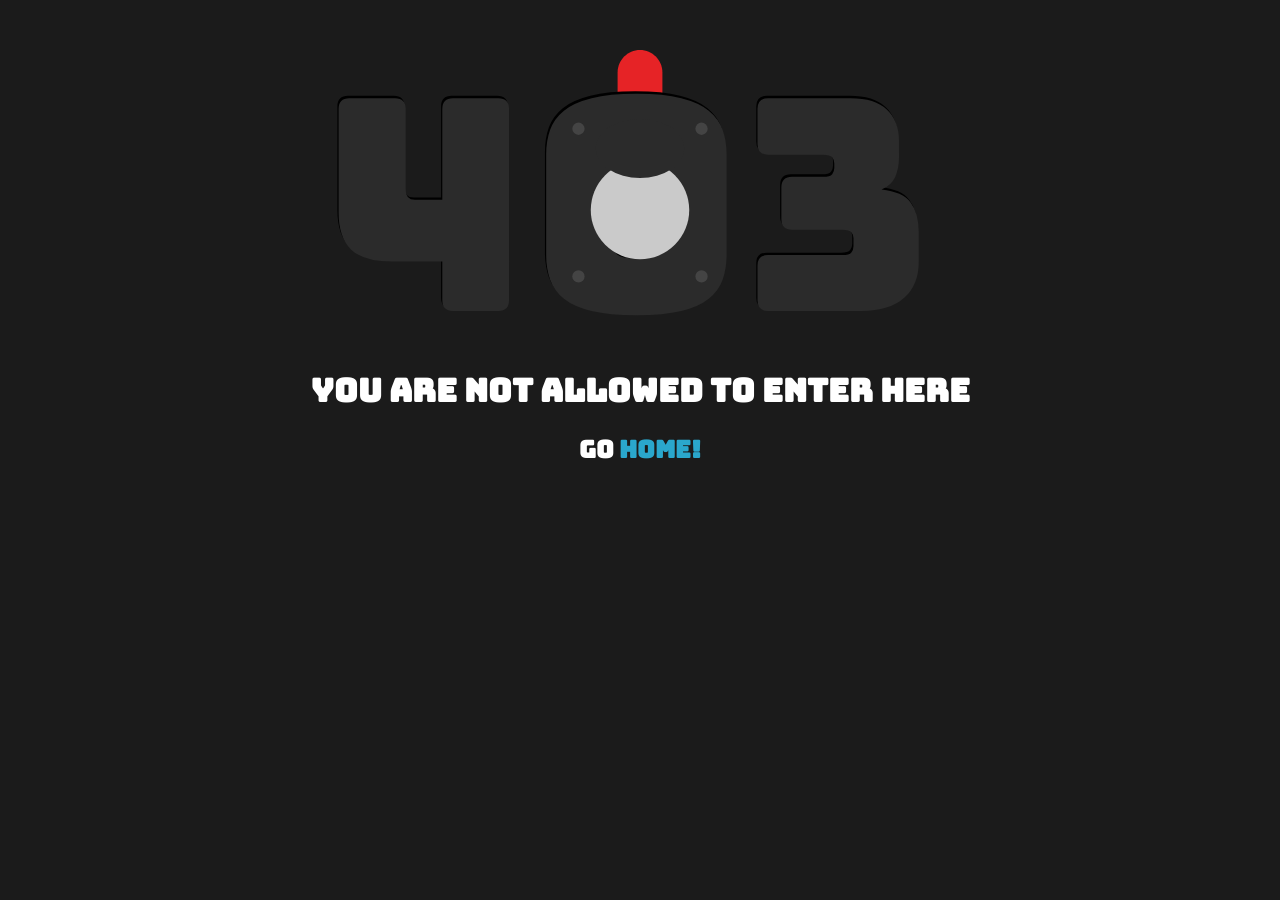
<file: 403/index.html>
<!DOCTYPE html>
<html lang="en" >
<head>
  <meta charset="UTF-8">
  <title>403 Forbidden Page</title>
  <link rel="stylesheet" href="./style.css">

</head>
<body>
<!-- partial:index.partial.html -->
<svg xmlns="http://www.w3.org/2000/svg" id="robot-error" viewBox="0 0 260 118.9" role="img">
    <title xml:lang="en">403 Error</title>

            <defs>
                <clipPath id="white-clip"><circle id="white-eye" fill="#cacaca" cx="130" cy="65" r="20" /> </clipPath>
             <text id="text-s" class="error-text" y="106"> 403 </text>
            </defs>
              <path class="alarm" fill="#e62326" d="M120.9 19.6V9.1c0-5 4.1-9.1 9.1-9.1h0c5 0 9.1 4.1 9.1 9.1v10.6" />
             <use xlink:href="#text-s" x="-0.5px" y="-1px" fill="black"></use>
             <use xlink:href="#text-s" fill="#2b2b2b"></use>
            <g id="robot">
              <g id="eye-wrap">
                <use xlink:href="#white-eye"></use>
                <circle id="eyef" class="eye" clip-path="url(#white-clip)" fill="#000" stroke="#2aa7cc" stroke-width="2" stroke-miterlimit="10" cx="130" cy="65" r="11" />
<ellipse id="white-eye" fill="#2b2b2b" cx="130" cy="40" rx="18" ry="12" />
              </g>
              <circle class="lightblue" cx="105" cy="32" r="2.5" id="tornillo" />
              <use xlink:href="#tornillo" x="50"></use>
              <use xlink:href="#tornillo" x="50" y="60"></use>
              <use xlink:href="#tornillo" y="60"></use>
            </g>
          </svg>
<h1>You are not allowed to enter here</h1>
<h2>Go <a target="_blank" href="https://mohsenzad.github.io">Home!</a></h2>
<!-- partial -->
  <script  src="./script.js"></script>

</body>
</html>
</file>
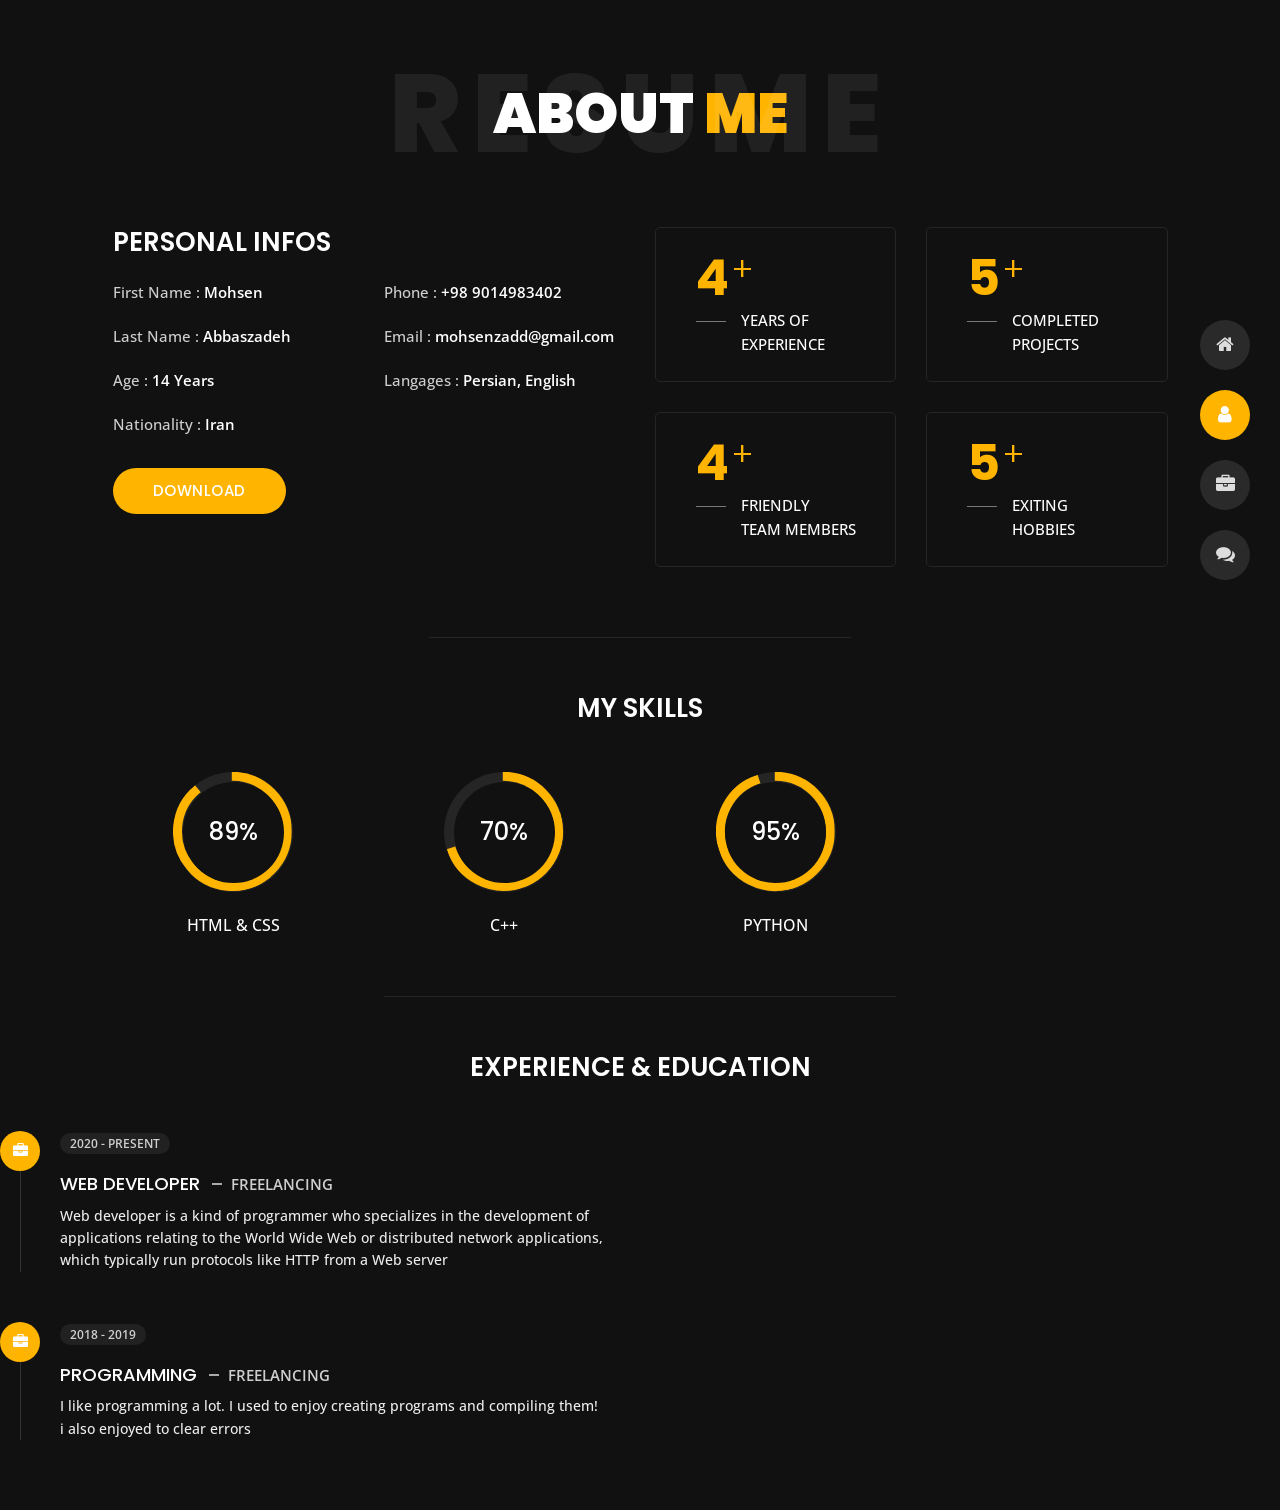
<file: about.html>
<!DOCTYPE html>
<html lang="en">



<head>
    <meta charset="utf-8">
    <link rel="icon" href="images/intro-image%20-%20portrait.png">
    <title>Mohsen Abbaszadeh | Resume</title>
    <meta name="viewport" content="width=device-width, initial-scale=1">

   
    <link href="https://fonts.googleapis.com/css?family=Poppins:400,400i,500,500i,600,600i,700,700i,800,800i,900,900i" rel="stylesheet">
    <link href="https://fonts.googleapis.com/css?family=Open+Sans:300,400,400i,600,600i,700" rel="stylesheet">

    <link href="css/bootstrap.min.css" rel="stylesheet">
    <link href="css/preloader.min.css" rel="stylesheet">
    <link href="css/circle.css" rel="stylesheet">
    <link href="css/font-awesome.min.css" rel="stylesheet">
    <link href="css/fm.revealator.jquery.min.css" rel="stylesheet">
    <link href="css/style.css" rel="stylesheet">
        <link rel="icon" href="https://s6.uupload.ir/files/avatar259056652-1_rym.jpg">

  
    <link href="css/skins/yellow.css" rel="stylesheet">

    <link rel="alternate stylesheet" type="text/css" title="blue" href="css/skins/blue.css" />
    <link rel="alternate stylesheet" type="text/css" title="green" href="css/skins/green.css" />
    <link rel="alternate stylesheet" type="text/css" title="yellow" href="css/skins/yellow.css" />
    <link rel="alternate stylesheet" type="text/css" title="blueviolet" href="css/skins/blueviolet.css" />
    <link rel="alternate stylesheet" type="text/css" title="goldenrod" href="css/skins/goldenrod.css" />
    <link rel="alternate stylesheet" type="text/css" title="magenta" href="css/skins/magenta.css" />
    <link rel="alternate stylesheet" type="text/css" title="orange" href="css/skins/orange.css" />
    <link rel="alternate stylesheet" type="text/css" title="purple" href="css/skins/purple.css" />
    <link rel="alternate stylesheet" type="text/css" title="red" href="css/skins/red.css" />
    <link rel="alternate stylesheet" type="text/css" title="yellowgreen" href="css/skins/yellowgreen.css" />
    <link rel="stylesheet" type="text/css" href="css/styleswitcher.css" />

    <script src="js/modernizr.custom.js"></script>
</head>

<body class="about">

<header class="header" id="navbar-collapse-toggle">
    
    <ul class="icon-menu d-none d-lg-block revealator-slideup revealator-once revealator-delay1">
        <li class="icon-box">
            <i class="fa fa-home"></i>
            <a href="index.html">
                <h2>Home</h2>
            </a>
        </li>
        <li class="icon-box active">
            <i class="fa fa-user"></i>
            <a href="about.html">
                <h2>Resume</h2>
            </a>
        </li>
        <li class="icon-box">
            <i class="fa fa-briefcase"></i>
            <a href="">
                <h2>Portfolio</h2>
            </a>
        </li>

        <li class="icon-box">
            <i class="fa fa-comments"></i>
            <a href="blog.html">
                <h2>Blog</h2>
            </a>
        </li>
    </ul>
    
    <nav role="navigation" class="d-block d-lg-none">
        <div id="menuToggle">
            <input type="checkbox" />
            <span></span>
            <span></span>
            <span></span>
            <ul class="list-unstyled" id="menu">
                <li><a href="index.html"><i class="fa fa-home"></i><span>Home</span></a></li>
                <li class="active"><a href="about.html"><i class="fa fa-user"></i><span>Resume</span></a></li>
                <li><a href="portfolio.html"><i class="fa fa-folder-open"></i><span>Portfolio</span></a></li>

                <li><a href="blog.html"><i class="fa fa-comments"></i><span>Blog</span></a></li>
            </ul>
        </div>
    </nav>
    
</header>

<section class="title-section text-left text-sm-center revealator-slideup revealator-once revealator-delay1">
    <h1>ABOUT <span>ME</span></h1>
    <span class="title-bg">Resume</span>
</section>

<section class="main-content revealator-slideup revealator-once revealator-delay1">
    <div class="container">
        <div class="row">
            
            <div class="col-12 col-lg-5 col-xl-6">
                <div class="row">
                    <div class="col-12">
                        <h3 class="text-uppercase custom-title mb-0 ft-wt-600">personal infos</h3>
                    </div>
                    <div class="col-12 d-block d-sm-none">
                    </div>
                    <div class="col-6">
                        <ul class="about-list list-unstyled open-sans-font">
                            <li> <span class="title">first name :</span> <span class="value d-block d-sm-inline-block d-lg-block d-xl-inline-block">Mohsen</span> </li>
                            <li> <span class="title">last name :</span> <span class="value d-block d-sm-inline-block d-lg-block d-xl-inline-block">Abbaszadeh</span> </li>
                            <li> <span class="title">Age :</span> <span class="value d-block d-sm-inline-block d-lg-block d-xl-inline-block">14 Years</span> </li>
                            <li> <span class="title">Nationality :</span> <span class="value d-block d-sm-inline-block d-lg-block d-xl-inline-block">Iran</span> </li>
                        </ul>
                    </div>
                    <div class="col-6">
                        <ul class="about-list list-unstyled open-sans-font">
                            <li> <span class="title">phone :</span> <span class="value d-block d-sm-inline-block d-lg-block d-xl-inline-block">+98 9014983402</span> </li>
                            <li> <span class="title">Email :</span> <span class="value d-block d-sm-inline-block d-lg-block d-xl-inline-block">mohsenzadd@gmail.com</span> </li>
                            <li> <span class="title">langages :</span> <span class="value d-block d-sm-inline-block d-lg-block d-xl-inline-block">Persian, English</span> </li>
                        </ul>
                    </div>
                    <div class="col-12 mt-3">
                        <a href="resume/محسن عباس زاده_1401-4-18.pdf" class="btn btn-download">Download </a>
                    </div>
                </div>
            </div>
            
            <div class="col-12 col-lg-7 col-xl-6 mt-5 mt-lg-0">
                <div class="row">
                    <div class="col-6">
                        <div class="box-stats with-margin">
                            <h3 class="poppins-font position-relative">4</h3>
                            <p class="open-sans-font m-0 position-relative text-uppercase">years of <span class="d-block">experience</span></p>
                        </div>
                    </div>
                    <div class="col-6">
                        <div class="box-stats with-margin">
                            <h3 class="poppins-font position-relative">5</h3>
                            <p class="open-sans-font m-0 position-relative text-uppercase">completed <span class="d-block">projects</span></p>
                        </div>
                    </div>
                    <div class="col-6">
                        <div class="box-stats">
                            <h3 class="poppins-font position-relative">4</h3>
                            <p class="open-sans-font m-0 position-relative text-uppercase">friendly <span class="d-block">team members</span></p>
                        </div>
                    </div>
                    <div class="col-6">
                        <div class="box-stats">
                            <h3 class="poppins-font position-relative">5</h3>
                            <p class="open-sans-font m-0 position-relative text-uppercase">exiting<span class="d-block">hobbies</span></p>
                        </div>
                    </div>
                </div>
            </div>
            
        </div>
        <hr class="separator">
       
        <div class="row">
            <div class="col-12">
                <h3 class="text-uppercase pb-4 pb-sm-5 mb-3 mb-sm-0 text-left text-sm-center custom-title ft-wt-600">My Skills</h3>
            </div>
            <div class="col-6 col-md-3 mb-3 mb-sm-5">
                <div class="c100 p89">
                    <span>89%</span>
                    <div class="slice">
                        <div class="bar"></div>
                        <div class="fill"></div>
                    </div>
                </div>
                <h6 class="text-uppercase open-sans-font text-center mt-2 mt-sm-4">HTML & CSS</h6>
            </div>
            <div class="col-6 col-md-3 mb-3 mb-sm-5">
                <div class="c100 p70">
                    <span>70%</span>
                    <div class="slice">
                        <div class="bar"></div>
                        <div class="fill"></div>
                    </div>
                </div>
                <h6 class="text-uppercase open-sans-font text-center mt-2 mt-sm-4">C++</h6>
            </div>
            <div class="col-6 col-md-3 mb-3 mb-sm-5">
                <div class="c100 p95">
                    <span>95%</span>
                    <div class="slice">
                        <div class="bar"></div>
                        <div class="fill"></div>
                    </div>
                </div>
                <h6 class="text-uppercase open-sans-font text-center mt-2 mt-sm-4">python</h6>
            </div>
            </div>

            </div>
        </div>
        
        <hr class="separator mt-1">
   
        <div class="row">
            <div class="col-12">
                <h3 class="text-uppercase pb-5 mb-0 text-left text-sm-center custom-title ft-wt-600">Experience <span>&</span> Education</h3>
            </div>
            <div class="col-lg-6 m-15px-tb">
                <div class="resume-box">
                    <ul>
                        <li>
                            <div class="icon">
                                <i class="fa fa-briefcase"></i>
                            </div>
                            <span class="time open-sans-font text-uppercase">2020 - Present</span>
                            <h5 class="poppins-font text-uppercase">Web Developer <span class="place open-sans-font">Freelancing</span></h5>
                            <p class="open-sans-font"> Web developer is a kind of programmer who specializes in the development of applications relating to the World Wide Web or distributed network applications, which typically run protocols like HTTP from a Web server</p>
                        </li>
                        <li>
                            <div class="icon">
                                <i class="fa fa-briefcase"></i>
                            </div>
                            <span class="time open-sans-font text-uppercase">2018 - 2019</span>
                            <h5 class="poppins-font text-uppercase">programming <span class="place open-sans-font">Freelancing</span></h5>
                            <p class="open-sans-font">I like programming a lot. I used to enjoy creating programs and compiling them! i also enjoyed to clear errors</p>
                        </li>
                    </ul>
                </div>
            </div>
            <div class="col-lg-6 m-15px-tb">
                <div class="resume-box">
                    <ul>
                        <li>

                    </ul>
                </div>
            </div>
        </div>
    
    </div>
</section>

<script src="js/jquery-3.5.0.min.js"></script>
<script src="js/styleswitcher.js"></script>
<script src="js/preloader.min.js"></script>
<script src="js/fm.revealator.jquery.min.js"></script>
<script src="js/imagesloaded.pkgd.min.js"></script>
<script src="js/masonry.pkgd.min.js"></script>
<script src="js/classie.js"></script>
<script src="js/cbpGridGallery.js"></script>
<script src="js/jquery.hoverdir.js"></script>
<script src="js/popper.min.js"></script>
<script src="js/bootstrap.js"></script>
<script src="js/custom.js"></script>

</body>



</html>
</file>
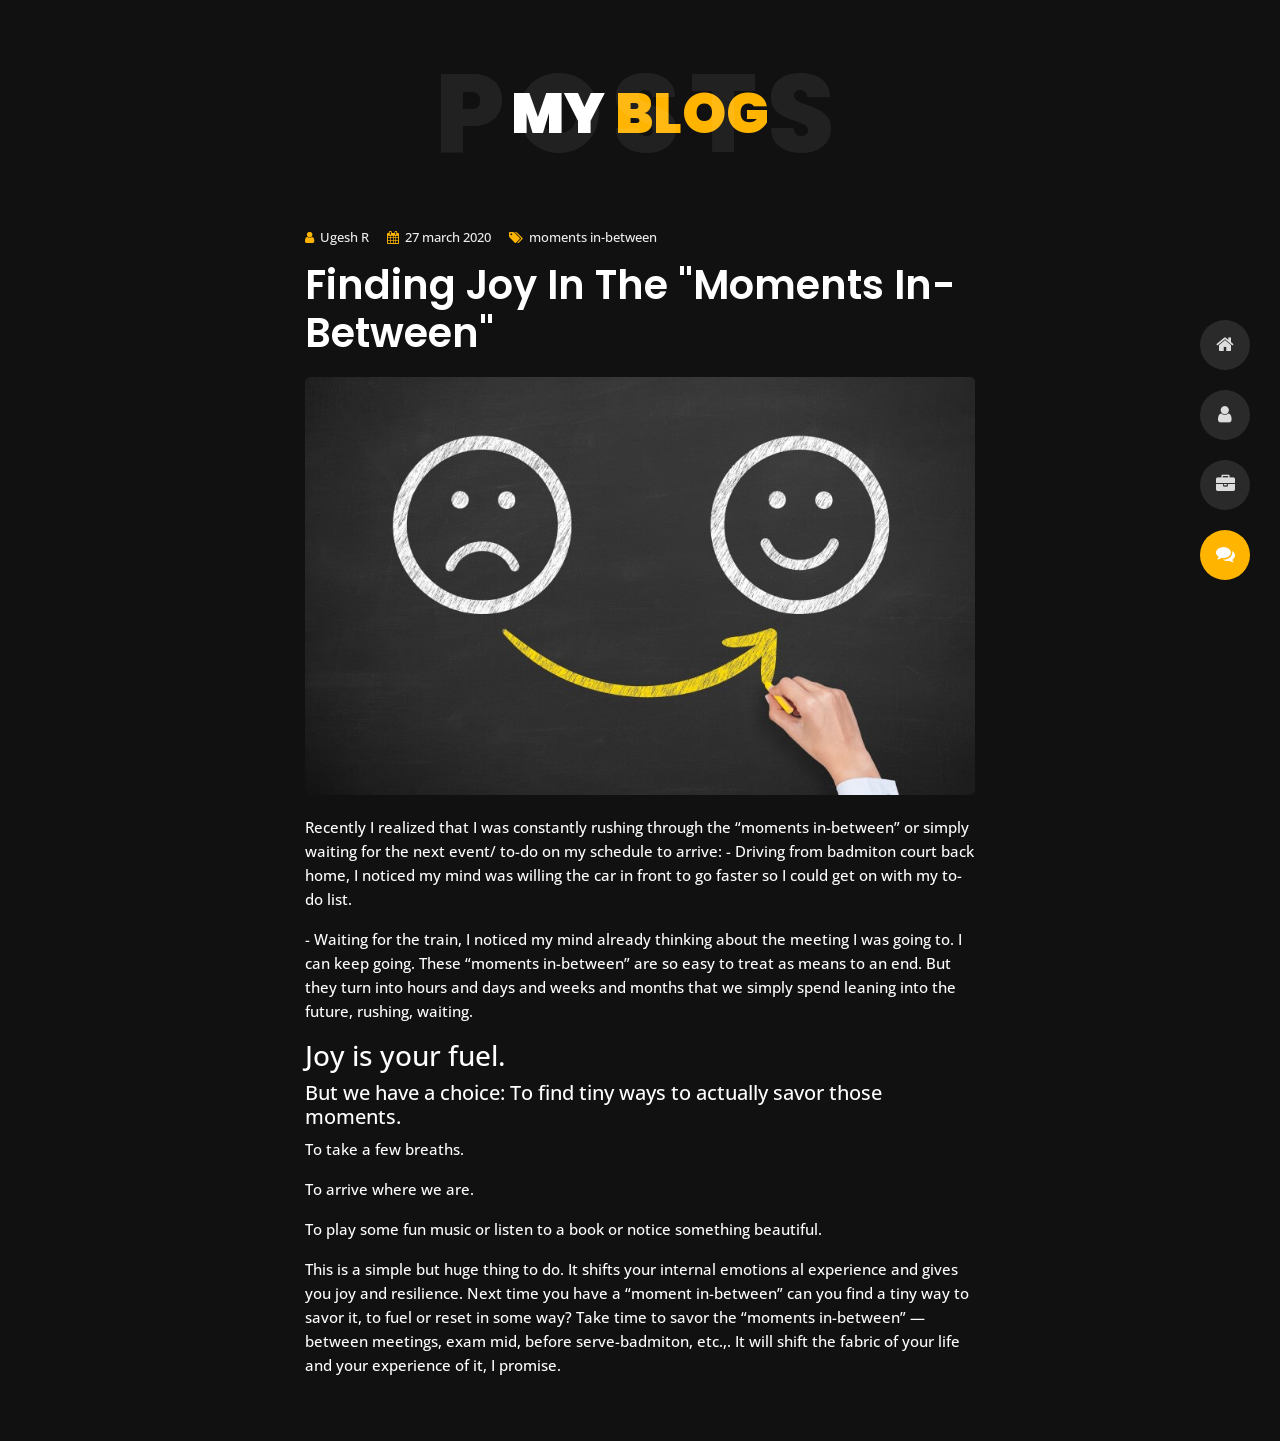
<file: blog-post 2.html>
<!DOCTYPE html>
<html lang="en">


<head>
    <meta charset="utf-8">
    <link rel="icon" href="images/intro-image%20-%20portrait.png">
    <title>Blog - finding joy</title>
    <meta name="viewport" content="width=device-width, initial-scale=1">

    <link href="https://fonts.googleapis.com/css?family=Poppins:400,400i,500,500i,600,600i,700,700i,800,800i,900,900i" rel="stylesheet">
    <link href="https://fonts.googleapis.com/css?family=Open+Sans:300,400,400i,600,600i,700" rel="stylesheet">

    <link href="css/bootstrap.min.css" rel="stylesheet">
    <link href="css/preloader.min.css" rel="stylesheet">
    <link href="css/circle.css" rel="stylesheet">
    <link href="css/font-awesome.min.css" rel="stylesheet">
    <link href="css/fm.revealator.jquery.min.css" rel="stylesheet">
    <link href="css/style.css" rel="stylesheet">

    <link href="css/skins/yellow.css" rel="stylesheet">

    <script src="js/modernizr.custom.js"></script>
</head>

<body class="blog-post">

<header class="header" id="navbar-collapse-toggle">
    <ul class="icon-menu d-none d-lg-block revealator-slideup revealator-once revealator-delay1">
        <li class="icon-box">
            <i class="fa fa-home"></i>
            <a href="index.html">
                <h2>Home</h2>
            </a>
        </li>
        <li class="icon-box">
            <i class="fa fa-user"></i>
            <a href="about.html">
                <h2>Resume</h2>
            </a>
        </li>
        <li class="icon-box">
            <i class="fa fa-briefcase"></i>
            <a href="portfolio.html">
                <h2>Portfolio</h2>
            </a>
        </li>
        <li class="icon-box active">
            <i class="fa fa-comments"></i>
            <a href="blog.html">
                <h2>Blog</h2>
            </a>
        </li>
    </ul>
    <nav role="navigation" class="d-block d-lg-none">
        <div id="menuToggle">
            <input type="checkbox" />
            <span></span>
            <span></span>
            <span></span>
            <ul class="list-unstyled" id="menu">
                <li><a href="index.html"><i class="fa fa-home"></i><span>Home</span></a></li>
                <li><a href="about.html"><i class="fa fa-user"></i><span>Resume</span></a></li>
                <li><a href="portfolio.html"><i class="fa fa-folder-open"></i><span>Portfolio</span></a></li>
                <li class="active"><a href="blog.html"><i class="fa fa-comments"></i><span>Blog</span></a></li>
            </ul>
        </div>
    </nav>
</header>
<section class="title-section text-left text-sm-center revealator-slideup revealator-once revealator-delay1">
    <h1>my <span>blog</span></h1>
    <span class="title-bg">posts</span>
</section>
<section class="main-content revealator-slideup revealator-once revealator-delay1">
    <div class="container">
        <div class="row">
            <article class="col-12">
                <div class="meta open-sans-font">
                    <span><i class="fa fa-user"></i> Ugesh R</span>
                    <span class="date"><i class="fa fa-calendar"></i> 27 march 2020</span>
                    <span><i class="fa fa-tags"></i> moments in-between</span>
                </div>
                <h1 class="text-uppercase text-capitalize">Finding joy in the "moments in-between"</h1>
                <img src="img/blog/2.jpg" class="img-fluid" alt="Blog image"/>
                <div class="blog-excerpt open-sans-font pb-5">
                    <p>Recently I realized that I was constantly rushing through the “moments in-between” or simply waiting for the next event/ to-do on my schedule to arrive:

 - Driving from badmiton court back home, I noticed my mind was willing the car in front to go faster so I could get on with my to-do list.</p>
                    <p> - Waiting for the train, I noticed my mind already thinking about the meeting I was going to.

I can keep going. 

These “moments in-between” are so easy to treat as means to an end. But they turn into hours and days and weeks and months that we simply spend leaning into the future, rushing, waiting.</p>
                    
                    <h3>Joy is your fuel. 
                    </h3>
                    
                    <h5>But we have a choice: To find tiny ways to actually savor those moments.</h5>
                    <p>To take a few breaths.</p>
                    <p>To arrive where we are.</p>
                    <p>To play some fun music or listen to a book or notice something beautiful.</p>
                    <p>This is a simple but huge thing to do. It shifts your internal emotions al experience and gives you joy and resilience.

Next time you have a “moment in-between” can you find a tiny way to savor it, to fuel or reset in some way?

Take time to savor the “moments in-between” — between meetings, exam mid, before serve-badmiton, etc.,. It will shift the fabric of your life and your experience of it, I promise.</p>
                </div>
            </article>
        </div>
    </div>
</section>
<script src="js/jquery-3.5.0.min.js"></script>
<script src="js/styleswitcher.js"></script>
<script src="js/preloader.min.js"></script>
<script src="js/fm.revealator.jquery.min.js"></script>
<script src="js/imagesloaded.pkgd.min.js"></script>
<script src="js/masonry.pkgd.min.js"></script>
<script src="js/classie.js"></script>
<script src="js/cbpGridGallery.js"></script>
<script src="js/jquery.hoverdir.js"></script>
<script src="js/popper.min.js"></script>
<script src="js/bootstrap.js"></script>
<script src="js/custom.js"></script>

</body>


</html>
</file>
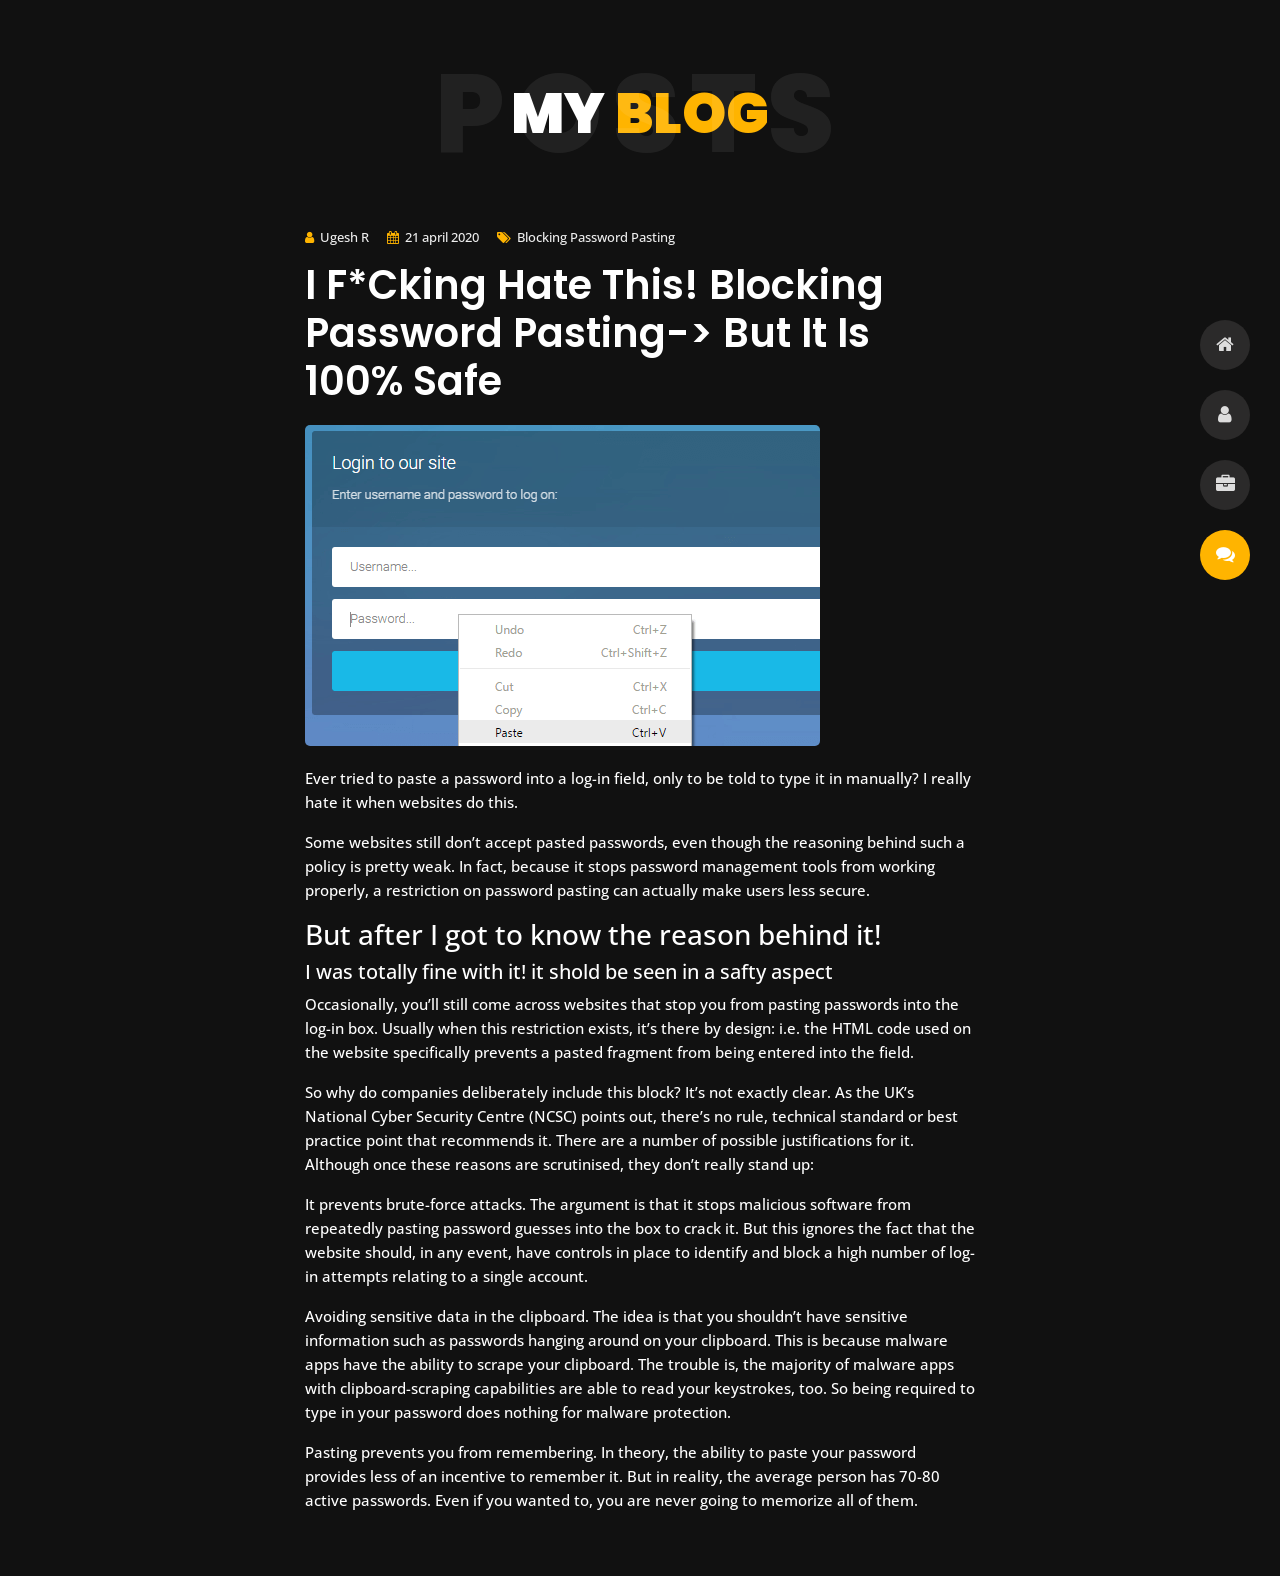
<file: blog-post 3.html>
<!DOCTYPE html>
<html lang="en">


<head>
    <meta charset="utf-8">
    <link rel="icon" href="images/intro-image%20-%20portrait.png">
    <title>Blog - Pasting passwords</title>
    <meta name="viewport" content="width=device-width, initial-scale=1">

   
    <link href="https://fonts.googleapis.com/css?family=Poppins:400,400i,500,500i,600,600i,700,700i,800,800i,900,900i" rel="stylesheet">
    <link href="https://fonts.googleapis.com/css?family=Open+Sans:300,400,400i,600,600i,700" rel="stylesheet">

    <link href="css/bootstrap.min.css" rel="stylesheet">
    <link href="css/preloader.min.css" rel="stylesheet">
    <link href="css/circle.css" rel="stylesheet">
    <link href="css/font-awesome.min.css" rel="stylesheet">
    <link href="css/fm.revealator.jquery.min.css" rel="stylesheet">
    <link href="css/style.css" rel="stylesheet">

    <link href="css/skins/yellow.css" rel="stylesheet">


    <script src="js/modernizr.custom.js"></script>
</head>

<body class="blog-post">

<header class="header" id="navbar-collapse-toggle">
    <ul class="icon-menu d-none d-lg-block revealator-slideup revealator-once revealator-delay1">
        <li class="icon-box">
            <i class="fa fa-home"></i>
            <a href="index.html">
                <h2>Home</h2>
            </a>
        </li>
        <li class="icon-box">
            <i class="fa fa-user"></i>
            <a href="about.html">
                <h2>Resume</h2>
            </a>
        </li>
        <li class="icon-box">
            <i class="fa fa-briefcase"></i>
            <a href="portfolio.html">
                <h2>Portfolio</h2>
            </a>
        </li>
        <li class="icon-box active">
            <i class="fa fa-comments"></i>
            <a href="blog.html">
                <h2>Blog</h2>
            </a>
        </li>
    </ul>
    <nav role="navigation" class="d-block d-lg-none">
        <div id="menuToggle">
            <input type="checkbox" />
            <span></span>
            <span></span>
            <span></span>
            <ul class="list-unstyled" id="menu">
                <li><a href="index.html"><i class="fa fa-home"></i><span>Home</span></a></li>
                <li><a href="about.html"><i class="fa fa-user"></i><span>Resume</span></a></li>
                <li><a href="portfolio.html"><i class="fa fa-folder-open"></i><span>Portfolio</span></a></li>
                <li class="active"><a href="blog.html"><i class="fa fa-comments"></i><span>Blog</span></a></li>
            </ul>
        </div>
    </nav>
</header>
<section class="title-section text-left text-sm-center revealator-slideup revealator-once revealator-delay1">
    <h1>my <span>blog</span></h1>
    <span class="title-bg">posts</span>
</section>
<section class="main-content revealator-slideup revealator-once revealator-delay1">
    <div class="container">
        <div class="row">
            <article class="col-12">
                <div class="meta open-sans-font">
                    <span><i class="fa fa-user"></i> Ugesh R</span>
                    <span class="date"><i class="fa fa-calendar"></i> 21 april 2020</span>
                    <span><i class="fa fa-tags"></i> Blocking Password Pasting</span>
                </div>
                <h1 class="text-uppercase text-capitalize"> I F*cking Hate This! Blocking Password Pasting-> but it is 100% safe</h1>
                <img src="img/blog/3.png" class="img-fluid" alt="Blog image"/>
                <div class="blog-excerpt open-sans-font pb-5">
                    <p>Ever tried to paste a password into a log-in field, only to be told to type it in manually?

I really hate it when websites do this.</p>
                    <p> Some websites still don’t accept pasted passwords, even though the reasoning behind such a policy is pretty weak. In fact, because it stops password management tools from working properly, a restriction on password pasting can actually make users less secure.</p>
                    
                    <h3>But after I got to know the reason behind it! 
                    </h3>
                    
                    <h5>I was totally fine with it! it shold be seen in a safty aspect</h5>
                    <p>Occasionally, you’ll still come across websites that stop you from pasting passwords into the log-in box. Usually when this restriction exists, it’s there by design: i.e. the HTML code used on the website specifically prevents a pasted fragment from being entered into the field.</p>
                    <p>So why do companies deliberately include this block? It’s not exactly clear. As the UK’s National Cyber Security Centre (NCSC) points out, there’s no rule, technical standard or best practice point that recommends it. There are a number of possible justifications for it. Although once these reasons are scrutinised, they don’t really stand up:</p>
                    <p>It prevents brute-force attacks. The argument is that it stops malicious software from repeatedly pasting password guesses into the box to crack it. But this ignores the fact that the website should, in any event, have controls in place to identify and block a high number of log-in attempts relating to a single account.</p>
                    <p>Avoiding sensitive data in the clipboard. The idea is that you shouldn’t have sensitive information such as passwords hanging around on your clipboard. This is because malware apps have the ability to scrape your clipboard. The trouble is, the majority of malware apps with clipboard-scraping capabilities are able to read your keystrokes, too. So being required to type in your password does nothing for malware protection.</p>
                    <p>Pasting prevents you from remembering. In theory, the ability to paste your password provides less of an incentive to remember it. But in reality, the average person has 70-80 active passwords. Even if you wanted to, you are never going to memorize all of them.</p>
                </div>
            </article>
        </div>
    </div>
</section>
<script src="js/jquery-3.5.0.min.js"></script>
<script src="js/styleswitcher.js"></script>
<script src="js/preloader.min.js"></script>
<script src="js/fm.revealator.jquery.min.js"></script>
<script src="js/imagesloaded.pkgd.min.js"></script>
<script src="js/masonry.pkgd.min.js"></script>
<script src="js/classie.js"></script>
<script src="js/cbpGridGallery.js"></script>
<script src="js/jquery.hoverdir.js"></script>
<script src="js/popper.min.js"></script>
<script src="js/bootstrap.js"></script>
<script src="js/custom.js"></script>

</body>


</html>
</file>
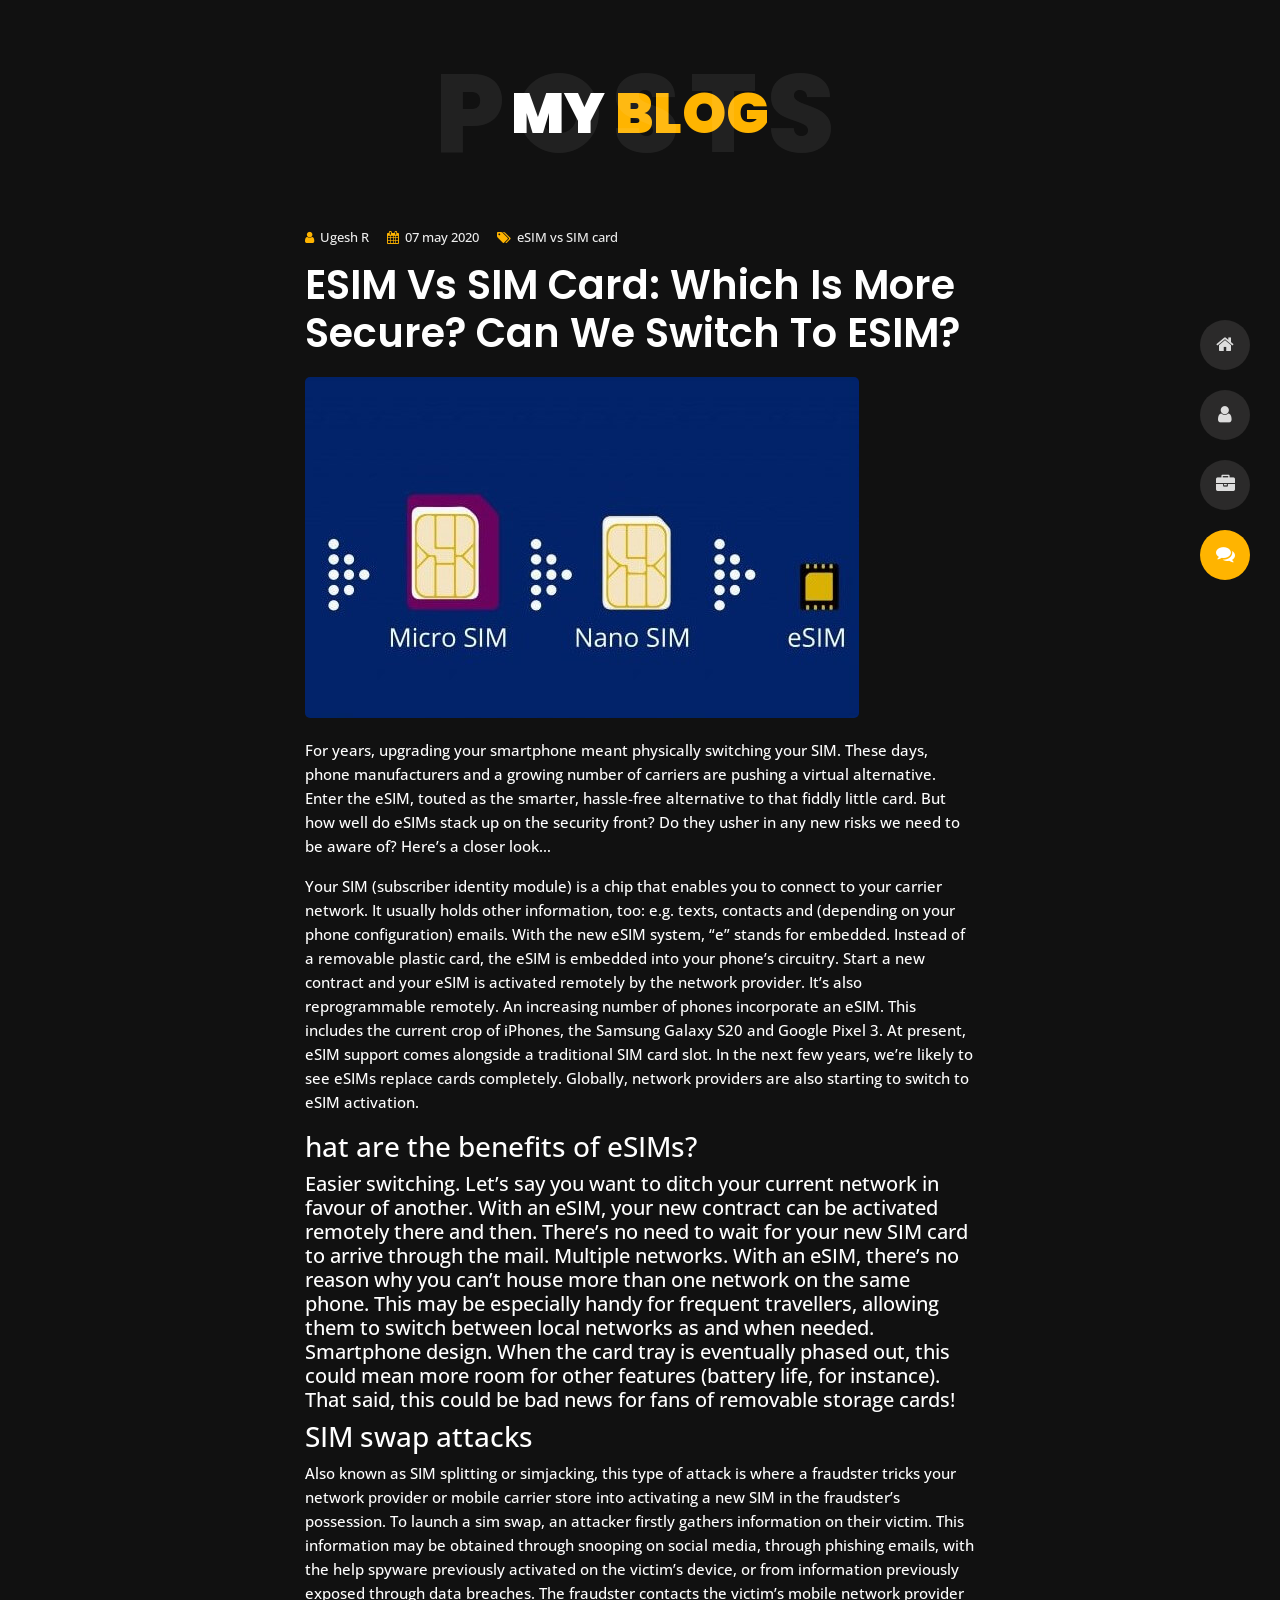
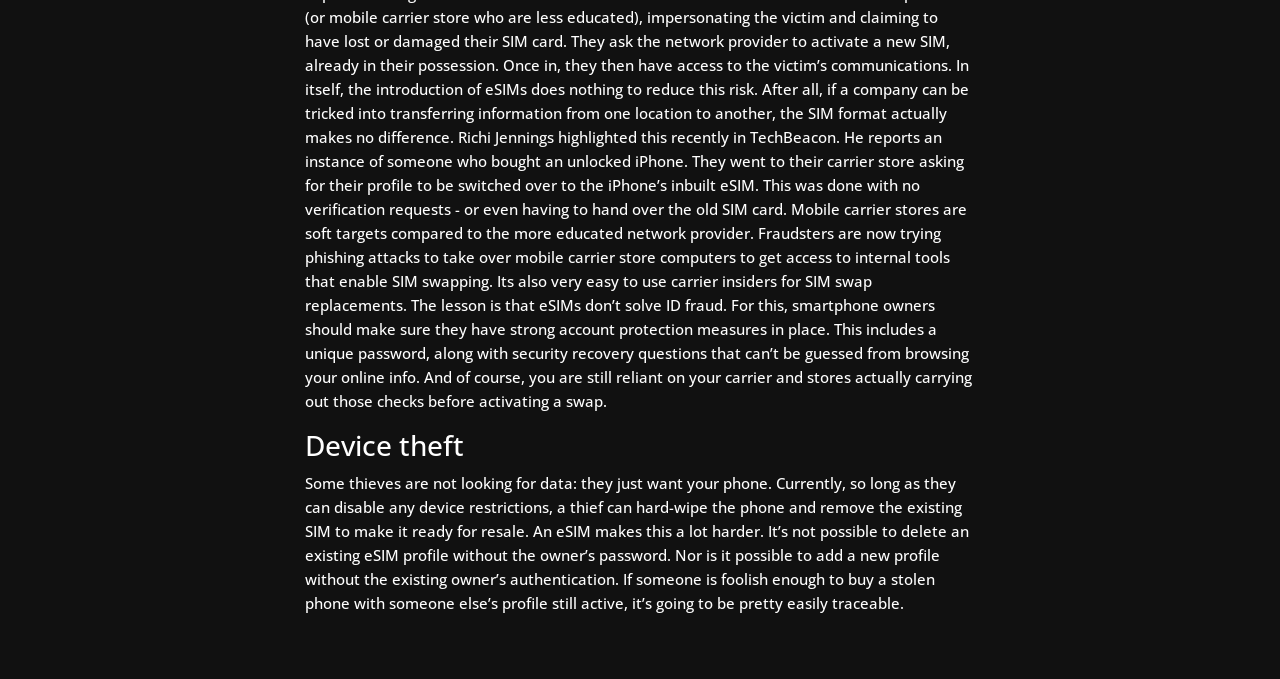
<file: blog-post 4.html>
<!DOCTYPE html>
<html lang="en">


<head>
    <meta charset="utf-8">
    <link rel="icon" href="images/intro-image%20-%20portrait.png">
    <title>Blog - eSIM vs SIM card</title>
    <meta name="viewport" content="width=device-width, initial-scale=1">

    <link href="https://fonts.googleapis.com/css?family=Poppins:400,400i,500,500i,600,600i,700,700i,800,800i,900,900i" rel="stylesheet">
    <link href="https://fonts.googleapis.com/css?family=Open+Sans:300,400,400i,600,600i,700" rel="stylesheet">

    <link href="css/bootstrap.min.css" rel="stylesheet">
    <link href="css/preloader.min.css" rel="stylesheet">
    <link href="css/circle.css" rel="stylesheet">
    <link href="css/font-awesome.min.css" rel="stylesheet">
    <link href="css/fm.revealator.jquery.min.css" rel="stylesheet">
    <link href="css/style.css" rel="stylesheet">

    <link href="css/skins/yellow.css" rel="stylesheet">

    <script src="js/modernizr.custom.js"></script>
</head>

<body class="blog-post">

<header class="header" id="navbar-collapse-toggle">
    <ul class="icon-menu d-none d-lg-block revealator-slideup revealator-once revealator-delay1">
        <li class="icon-box">
            <i class="fa fa-home"></i>
            <a href="index.html">
                <h2>Home</h2>
            </a>
        </li>
        <li class="icon-box">
            <i class="fa fa-user"></i>
            <a href="about.html">
                <h2>Resume</h2>
            </a>
        </li>
        <li class="icon-box">
            <i class="fa fa-briefcase"></i>
            <a href="portfolio.html">
                <h2>Portfolio</h2>
            </a>
        </li>
        <li class="icon-box active">
            <i class="fa fa-comments"></i>
            <a href="blog.html">
                <h2>Blog</h2>
            </a>
        </li>
    </ul>
    <nav role="navigation" class="d-block d-lg-none">
        <div id="menuToggle">
            <input type="checkbox" />
            <span></span>
            <span></span>
            <span></span>
            <ul class="list-unstyled" id="menu">
                <li><a href="index.html"><i class="fa fa-home"></i><span>Home</span></a></li>
                <li><a href="about.html"><i class="fa fa-user"></i><span>Resume</span></a></li>
                <li><a href="portfolio.html"><i class="fa fa-folder-open"></i><span>Portfolio</span></a></li>
                <li class="active"><a href="blog.html"><i class="fa fa-comments"></i><span>Blog</span></a></li>
            </ul>
        </div>
    </nav>
</header>
<section class="title-section text-left text-sm-center revealator-slideup revealator-once revealator-delay1">
    <h1>my <span>blog</span></h1>
    <span class="title-bg">posts</span>
</section>
<section class="main-content revealator-slideup revealator-once revealator-delay1">
    <div class="container">
        <div class="row">
            <article class="col-12">
                <div class="meta open-sans-font">
                    <span><i class="fa fa-user"></i> Ugesh R</span>
                    <span class="date"><i class="fa fa-calendar"></i> 07 may 2020</span>
                    <span><i class="fa fa-tags"></i> eSIM vs SIM card</span>
                </div>
                <h1 class="text-uppercase text-capitalize"> eSIM vs SIM card: which is more secure? can we switch to eSIM?</h1>
                <img src="img/blog/4.jpg" class="img-fluid" alt="Blog image"/>
                <div class="blog-excerpt open-sans-font pb-5">
                    <p>For years, upgrading your smartphone meant physically switching your SIM. These days, phone manufacturers and a growing number of carriers are pushing a virtual alternative. Enter the eSIM, touted as the smarter, hassle-free alternative to that fiddly little card.

But how well do eSIMs stack up on the security front? Do they usher in any new risks we need to be aware of? Here’s a closer look…</p>
                    <p> Your SIM (subscriber identity module) is a chip that enables you to connect to your carrier network. It usually holds other information, too: e.g. texts, contacts and (depending on your phone configuration) emails.

With the new eSIM system, “e” stands for embedded. Instead of a removable plastic card, the eSIM is embedded into your phone’s circuitry. Start a new contract and your eSIM is activated remotely by the network provider. It’s also reprogrammable remotely.

An increasing number of phones incorporate an eSIM. This includes the current crop of iPhones, the Samsung Galaxy S20 and Google Pixel 3. At present, eSIM support comes alongside a traditional SIM card slot. In the next few years, we’re likely to see eSIMs replace cards completely. Globally, network providers are also starting to switch to eSIM activation.</p>
                    
                    <h3>hat are the benefits of eSIMs?


                    </h3>
                    
                    <h5>Easier switching. Let’s say you want to ditch your current network in favour of another. With an eSIM, your new contract can be activated remotely there and then. There’s no need to wait for your new SIM card to arrive through the mail.

Multiple networks. With an eSIM, there’s no reason why you can’t house more than one network on the same phone. This may be especially handy for frequent travellers, allowing them to switch between local networks as and when needed.

Smartphone design. When the card tray is eventually phased out, this could mean more room for other features (battery life, for instance). That said, this could be bad news for fans of removable storage cards!</h5>
                    <h3>SIM swap attacks</h3>
                    <p>Also known as SIM splitting or simjacking, this type of attack is where a fraudster tricks your network provider or mobile carrier store into activating a new SIM in the fraudster’s possession.
To launch a sim swap, an attacker firstly gathers information on their victim. This information may be obtained through snooping on social media, through phishing emails, with the help spyware previously activated on the victim’s device, or from information previously exposed through data breaches.
The fraudster contacts the victim’s mobile network provider (or mobile carrier store who are less educated), impersonating the victim and claiming to have lost or damaged their SIM card. They ask the network provider to activate a new SIM, already in their possession. Once in, they then have access to the victim’s communications.
In itself, the introduction of eSIMs does nothing to reduce this risk. After all, if a company can be tricked into transferring information from one location to another, the SIM format actually makes no difference.
Richi Jennings highlighted this recently in TechBeacon. He reports an instance of someone who bought an unlocked iPhone. They went to their carrier store asking for their profile to be switched over to the iPhone’s inbuilt eSIM. This was done with no verification requests - or even having to hand over the old SIM card.
Mobile carrier stores are soft targets compared to the more educated network provider. Fraudsters are now trying phishing attacks to take over mobile carrier store computers to get access to internal tools that enable SIM swapping.
Its also very easy to use carrier insiders for SIM swap replacements.
The lesson is that eSIMs don’t solve ID fraud. For this, smartphone owners should make sure they have strong account protection measures in place. This includes a unique password, along with security recovery questions that can’t be guessed from browsing your online info. And of course, you are still reliant on your carrier and stores actually carrying out those checks before activating a swap.</p>
                    <h3>Device theft</h3>
                    <p>Some thieves are not looking for data: they just want your phone. Currently, so long as they can disable any device restrictions, a thief can hard-wipe the phone and remove the existing SIM to make it ready for resale.

An eSIM makes this a lot harder. It’s not possible to delete an existing eSIM profile without the owner’s password. Nor is it possible to add a new profile without the existing owner’s authentication. If someone is foolish enough to buy a stolen phone with someone else’s profile still active, it’s going to be pretty easily traceable.</p>
                    
                </div>
            </article>
        </div>
    </div>
</section>
<script src="js/jquery-3.5.0.min.js"></script>
<script src="js/styleswitcher.js"></script>
<script src="js/preloader.min.js"></script>
<script src="js/fm.revealator.jquery.min.js"></script>
<script src="js/imagesloaded.pkgd.min.js"></script>
<script src="js/masonry.pkgd.min.js"></script>
<script src="js/classie.js"></script>
<script src="js/cbpGridGallery.js"></script>
<script src="js/jquery.hoverdir.js"></script>
<script src="js/popper.min.js"></script>
<script src="js/bootstrap.js"></script>
<script src="js/custom.js"></script>

</body>


</html>
</file>
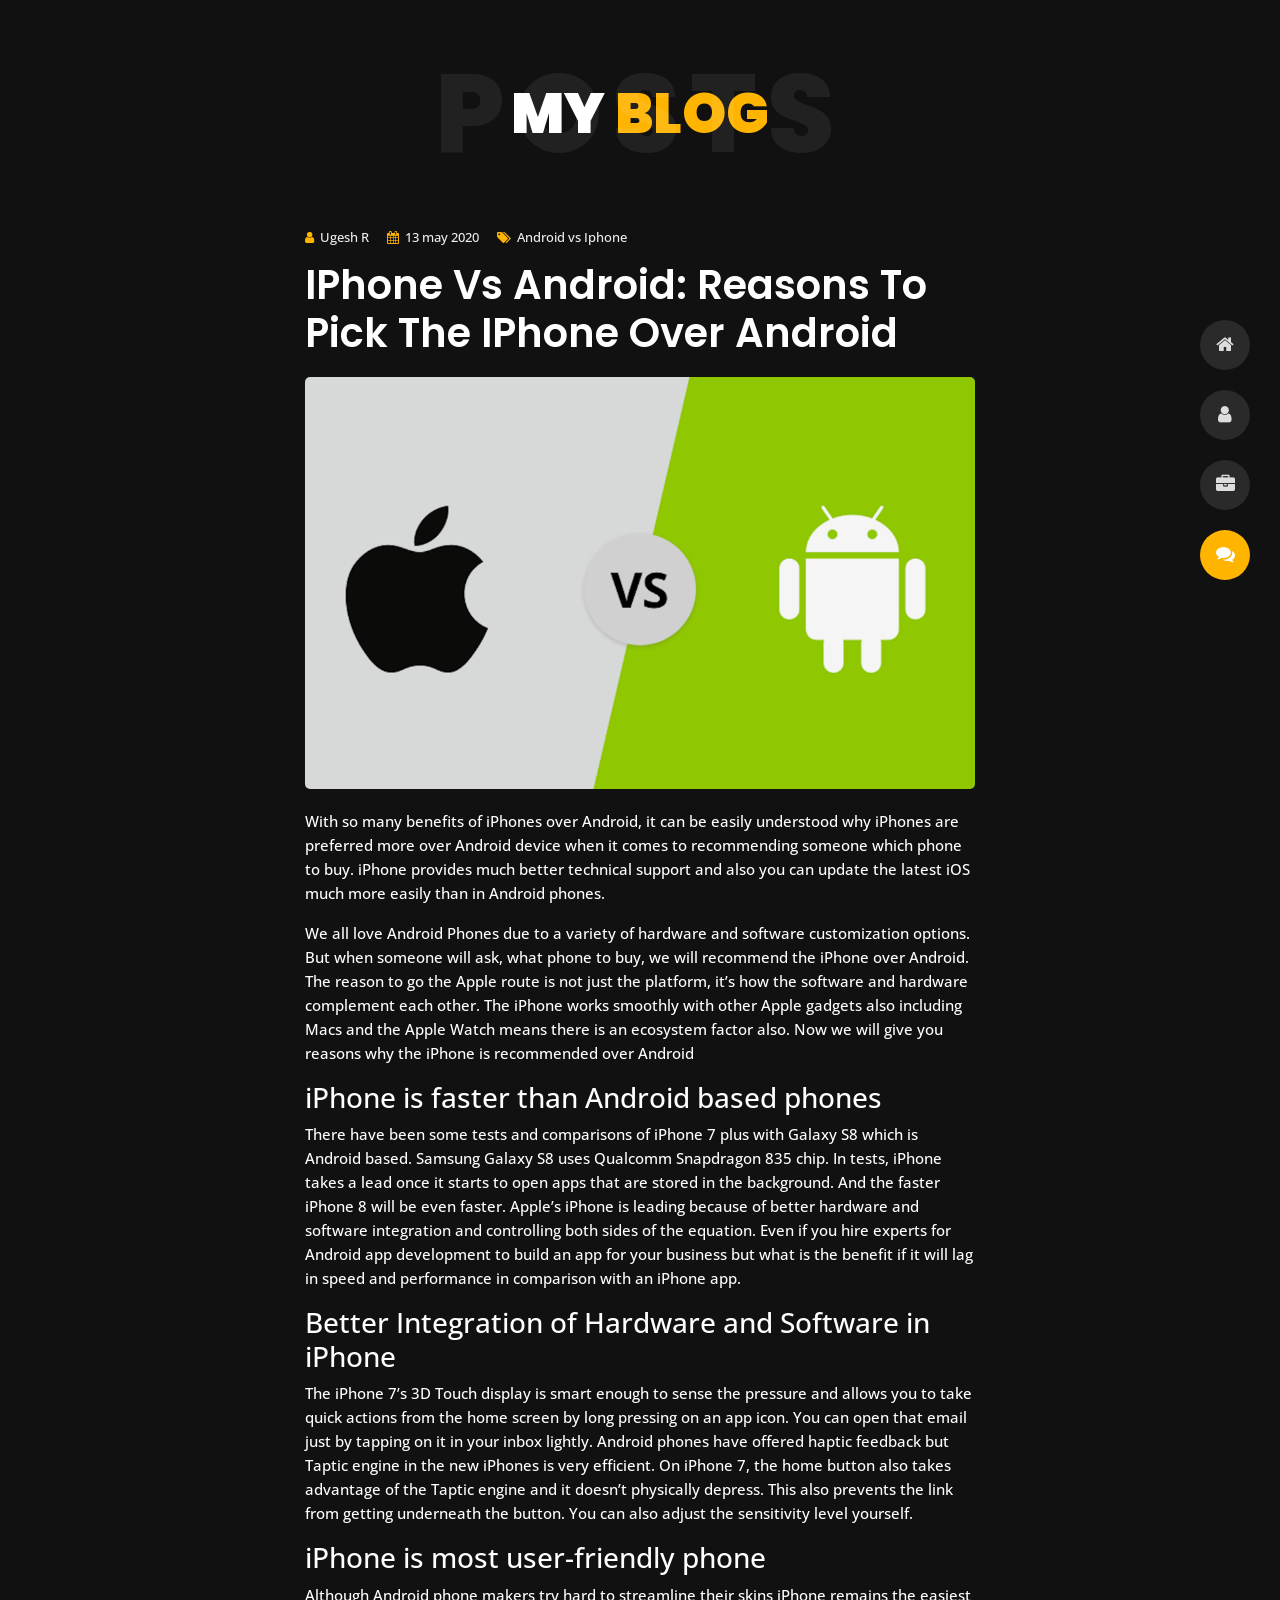
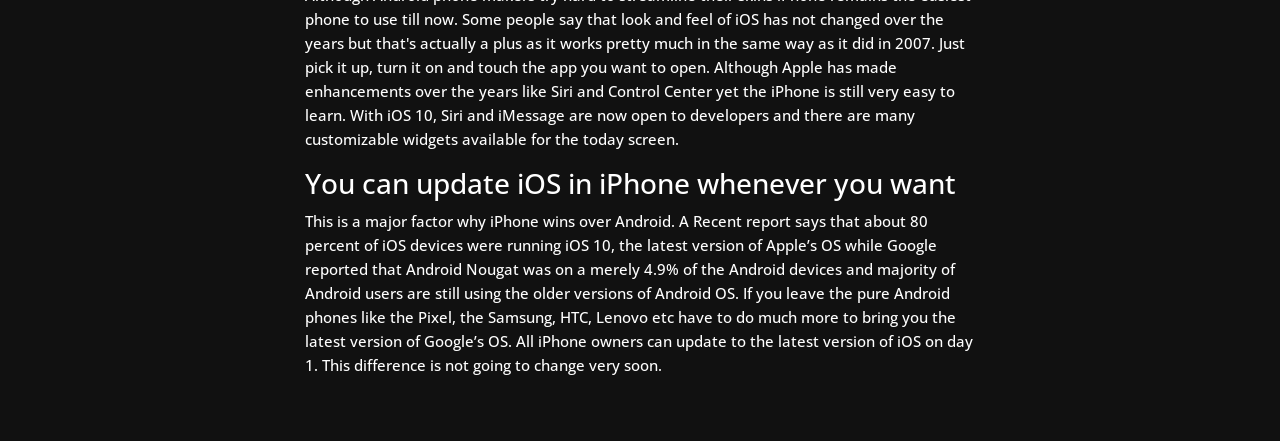
<file: blog-post 5.html>
<!DOCTYPE html>
<html lang="en">


<head>
    <meta charset="utf-8">
    <link rel="icon" href="images/intro-image%20-%20portrait.png">
    <title>Blog - Android vs Iphone</title>
    <meta name="viewport" content="width=device-width, initial-scale=1">

    <link href="https://fonts.googleapis.com/css?family=Poppins:400,400i,500,500i,600,600i,700,700i,800,800i,900,900i" rel="stylesheet">
    <link href="https://fonts.googleapis.com/css?family=Open+Sans:300,400,400i,600,600i,700" rel="stylesheet">

    <link href="css/bootstrap.min.css" rel="stylesheet">
    <link href="css/preloader.min.css" rel="stylesheet">
    <link href="css/circle.css" rel="stylesheet">
    <link href="css/font-awesome.min.css" rel="stylesheet">
    <link href="css/fm.revealator.jquery.min.css" rel="stylesheet">
    <link href="css/style.css" rel="stylesheet">

    <link href="css/skins/yellow.css" rel="stylesheet">

    <script src="js/modernizr.custom.js"></script>
</head>

<body class="blog-post">

<header class="header" id="navbar-collapse-toggle">
    <ul class="icon-menu d-none d-lg-block revealator-slideup revealator-once revealator-delay1">
        <li class="icon-box">
            <i class="fa fa-home"></i>
            <a href="index.html">
                <h2>Home</h2>
            </a>
        </li>
        <li class="icon-box">
            <i class="fa fa-user"></i>
            <a href="about.html">
                <h2>Resume</h2>
            </a>
        </li>
        <li class="icon-box">
            <i class="fa fa-briefcase"></i>
            <a href="portfolio.html">
                <h2>Portfolio</h2>
            </a>
        </li>
        <li class="icon-box active">
            <i class="fa fa-comments"></i>
            <a href="blog.html">
                <h2>Blog</h2>
            </a>
        </li>
    </ul>
    <nav role="navigation" class="d-block d-lg-none">
        <div id="menuToggle">
            <input type="checkbox" />
            <span></span>
            <span></span>
            <span></span>
            <ul class="list-unstyled" id="menu">
                <li><a href="index.html"><i class="fa fa-home"></i><span>Home</span></a></li>
                <li><a href="about.html"><i class="fa fa-user"></i><span>Resume</span></a></li>
                <li><a href="portfolio.html"><i class="fa fa-folder-open"></i><span>Portfolio</span></a></li>
                <li class="active"><a href="blog.html"><i class="fa fa-comments"></i><span>Blog</span></a></li>
            </ul>
        </div>
    </nav>
</header>
<section class="title-section text-left text-sm-center revealator-slideup revealator-once revealator-delay1">
    <h1>my <span>blog</span></h1>
    <span class="title-bg">posts</span>
</section>
<section class="main-content revealator-slideup revealator-once revealator-delay1">
    <div class="container">
        <div class="row">
            <article class="col-12">
                <div class="meta open-sans-font">
                    <span><i class="fa fa-user"></i> Ugesh R</span>
                    <span class="date"><i class="fa fa-calendar"></i> 13 may 2020</span>
                    <span><i class="fa fa-tags"></i> Android vs Iphone</span>
                </div>
                <h1 class="text-uppercase text-capitalize"> iPhone Vs Android: Reasons to pick the iPhone over Android
</h1>
                <img src="img/blog/5.png" class="img-fluid" alt="Blog image"/>
                <div class="blog-excerpt open-sans-font pb-5">
                    <p>With so many benefits of iPhones over Android, it can be easily understood why iPhones are preferred more over Android device when it comes to recommending someone which phone to buy. iPhone provides much better technical support and also you can update the latest iOS much more easily than in Android phones.</p>
                    <p> We all love Android Phones due to a variety of hardware and software customization options. But when someone will ask, what phone to buy, we will recommend the iPhone over Android. The reason to go the Apple route is not just the platform, it’s how the software and hardware complement each other. The iPhone works smoothly with other Apple gadgets also including Macs and the Apple Watch means there is an ecosystem factor also. Now we will give you reasons why the iPhone is recommended over Android</p>
                    
                    <h3>iPhone is faster than Android based phones</h3>
                    <p> There have been some tests and comparisons of iPhone 7 plus with Galaxy S8 which is Android based. Samsung Galaxy S8 uses Qualcomm Snapdragon 835 chip. In tests, iPhone takes a lead once it starts to open apps that are stored in the background. And the faster iPhone 8 will be even faster. Apple’s iPhone is leading because of better hardware and software integration and controlling both sides of the equation. Even if you hire experts for Android app development to build an app for your business but what is the benefit if it will lag in speed and performance in comparison with an iPhone app.
</p>
                    <h3>Better Integration of Hardware and Software in iPhone</h3>
                    <p> The iPhone 7’s 3D Touch display is smart enough to sense the pressure and allows you to take quick actions from the home screen by long pressing on an app icon. You can open that email just by tapping on it in your inbox lightly. Android phones have offered haptic feedback but Taptic engine in the new iPhones is very efficient. On iPhone 7, the home button also takes advantage of the Taptic engine and it doesn’t physically depress. This also prevents the link from getting underneath the button. You can also adjust the sensitivity level yourself.</p>
                    <h3>iPhone is most user-friendly phone </h3>
                    <p>Although Android phone makers try hard to streamline their skins iPhone remains the easiest phone to use till now. Some people say that look and feel of iOS has not changed over the years but that's actually a plus as it works pretty much in the same way as it did in 2007. Just pick it up, turn it on and touch the app you want to open. Although Apple has made enhancements over the years like Siri and Control Center yet the iPhone is still very easy to learn. With iOS 10, Siri and iMessage are now open to developers and there are many customizable widgets available for the today screen.</p>
                    <h3>You can update iOS in iPhone whenever you want</h3>
                    <p> This is a major factor why iPhone wins over Android. A Recent report says that about 80 percent of iOS devices were running iOS 10, the latest version of Apple’s OS while Google reported that Android Nougat was on a merely 4.9% of the Android devices and majority of Android users are still using the older versions of Android OS. If you leave the pure Android phones like the Pixel, the Samsung, HTC, Lenovo etc have to do much more to bring you the latest version of Google’s OS. All iPhone owners can update to the latest version of iOS on day 1. This difference is not going to change very soon.
</p>
                </div>
            </article>
        </div>
    </div>
</section>
<script src="js/jquery-3.5.0.min.js"></script>
<script src="js/styleswitcher.js"></script>
<script src="js/preloader.min.js"></script>
<script src="js/fm.revealator.jquery.min.js"></script>
<script src="js/imagesloaded.pkgd.min.js"></script>
<script src="js/masonry.pkgd.min.js"></script>
<script src="js/classie.js"></script>
<script src="js/cbpGridGallery.js"></script>
<script src="js/jquery.hoverdir.js"></script>
<script src="js/popper.min.js"></script>
<script src="js/bootstrap.js"></script>
<script src="js/custom.js"></script>

</body>


</html>
</file>
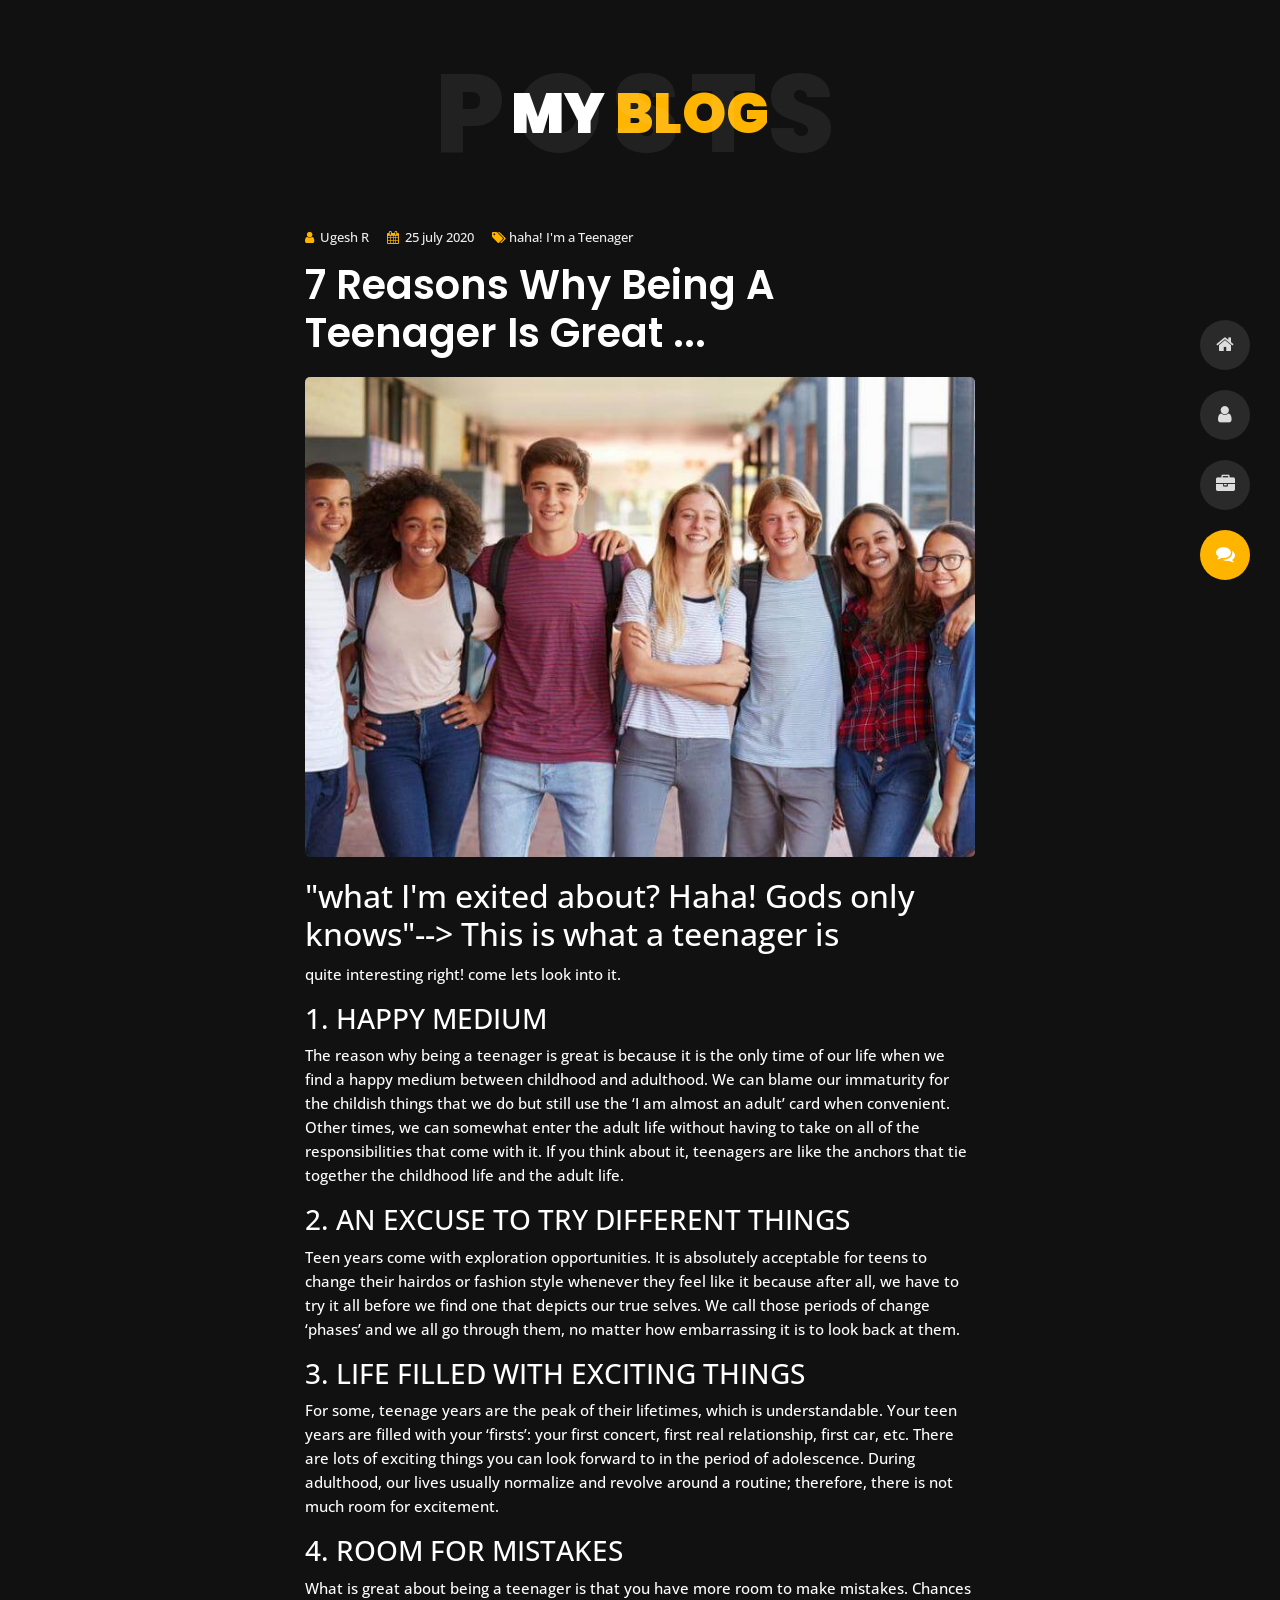
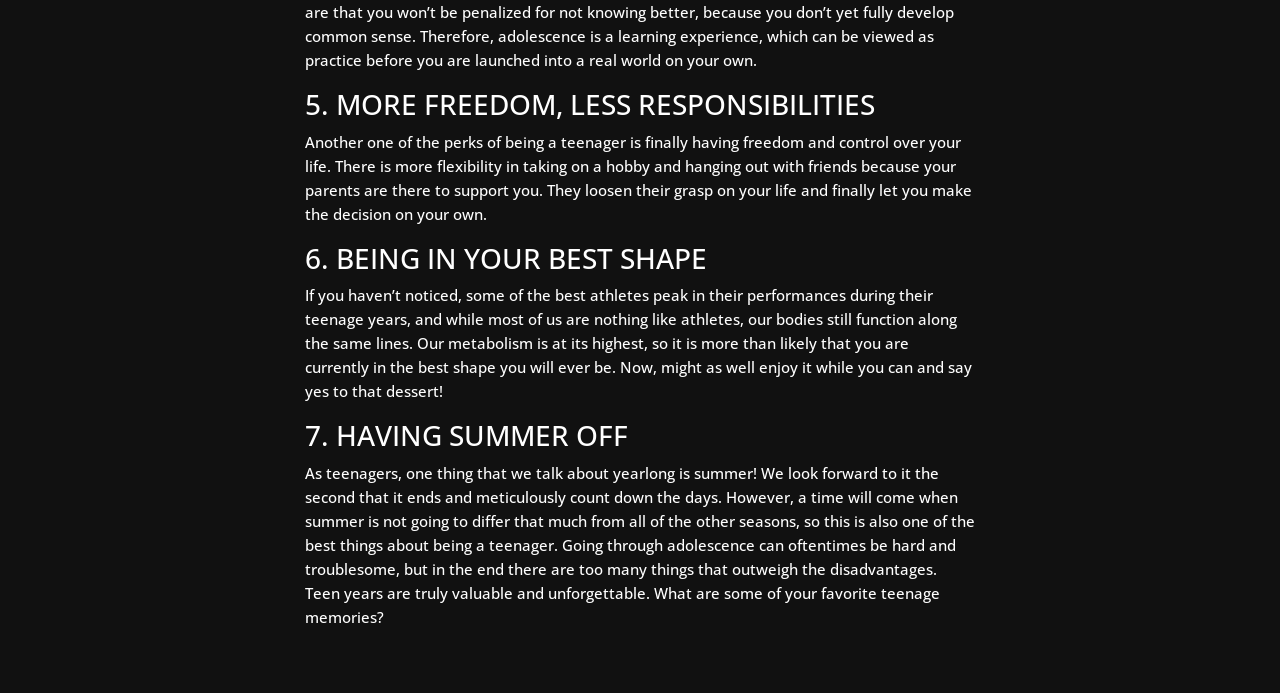
<file: blog-post 6.html>
<!DOCTYPE html>
<html lang="en">


<head>
    <meta charset="utf-8">
    <link rel="icon" href="images/intro-image%20-%20portrait.png">
    <title>Blog - Teenagers</title>
    <meta name="viewport" content="width=device-width, initial-scale=1">

    <link href="https://fonts.googleapis.com/css?family=Poppins:400,400i,500,500i,600,600i,700,700i,800,800i,900,900i" rel="stylesheet">
    <link href="https://fonts.googleapis.com/css?family=Open+Sans:300,400,400i,600,600i,700" rel="stylesheet">

    <link href="css/bootstrap.min.css" rel="stylesheet">
    <link href="css/preloader.min.css" rel="stylesheet">
    <link href="css/circle.css" rel="stylesheet">
    <link href="css/font-awesome.min.css" rel="stylesheet">
    <link href="css/fm.revealator.jquery.min.css" rel="stylesheet">
    <link href="css/style.css" rel="stylesheet">

    <link href="css/skins/yellow.css" rel="stylesheet">

    <script src="js/modernizr.custom.js"></script>
</head>

<body class="blog-post">

<header class="header" id="navbar-collapse-toggle">
    <ul class="icon-menu d-none d-lg-block revealator-slideup revealator-once revealator-delay1">
        <li class="icon-box">
            <i class="fa fa-home"></i>
            <a href="index.html">
                <h2>Home</h2>
            </a>
        </li>
        <li class="icon-box">
            <i class="fa fa-user"></i>
            <a href="about.html">
                <h2>Resume</h2>
            </a>
        </li>
        <li class="icon-box">
            <i class="fa fa-briefcase"></i>
            <a href="portfolio.html">
                <h2>Portfolio</h2>
            </a>
        </li>
        <li class="icon-box active">
            <i class="fa fa-comments"></i>
            <a href="blog.html">
                <h2>Blog</h2>
            </a>
        </li>
    </ul>
    <nav role="navigation" class="d-block d-lg-none">
        <div id="menuToggle">
            <input type="checkbox" />
            <span></span>
            <span></span>
            <span></span>
            <ul class="list-unstyled" id="menu">
                <li><a href="index.html"><i class="fa fa-home"></i><span>Home</span></a></li>
                <li><a href="about.html"><i class="fa fa-user"></i><span>Resume</span></a></li>
                <li><a href="portfolio.html"><i class="fa fa-folder-open"></i><span>Portfolio</span></a></li>
                <li class="active"><a href="blog.html"><i class="fa fa-comments"></i><span>Blog</span></a></li>
            </ul>
        </div>
    </nav>
</header>
<section class="title-section text-left text-sm-center revealator-slideup revealator-once revealator-delay1">
    <h1>my <span>blog</span></h1>
    <span class="title-bg">posts</span>
</section>
<section class="main-content revealator-slideup revealator-once revealator-delay1">
    <div class="container">
        <div class="row">
            <article class="col-12">
                <div class="meta open-sans-font">
                    <span><i class="fa fa-user"></i> Ugesh R</span>
                    <span class="date"><i class="fa fa-calendar"></i> 25 july 2020</span>
                    <span><i class="fa fa-tags"></i>haha! I'm a Teenager</span>
                </div>
                <h1 class="text-uppercase text-capitalize"> 7 Reasons Why Being a Teenager is Great ...
</h1>
                <img src="img/blog/6.jpg" class="img-fluid" alt="Blog image"/>
                <div class="blog-excerpt open-sans-font pb-5">
                    <h2>"what I'm exited about? Haha! Gods only knows"--> This is what a teenager is</h2>
                    <p>quite interesting right! come lets look into it.</p>
                    
                    
                    <h3>1.
HAPPY MEDIUM</h3>
                    <p> The reason why being a teenager is great is because it is the only time of our life when we find a happy medium between childhood and adulthood. We can blame our immaturity for the childish things that we do but still use the ‘I am almost an adult’ card when convenient. Other times, we can somewhat enter the adult life without having to take on all of the responsibilities that come with it. If you think about it, teenagers are like the anchors that tie together the childhood life and the adult life.
</p>
                    <h3>2.
AN EXCUSE TO TRY DIFFERENT THINGS</h3>
                    <p> Teen years come with exploration opportunities. It is absolutely acceptable for teens to change their hairdos or fashion style whenever they feel like it because after all, we have to try it all before we find one that depicts our true selves. We call those periods of change ‘phases’ and we all go through them, no matter how embarrassing it is to look back at them.</p>
                    <h3>3.
LIFE FILLED WITH EXCITING THINGS</h3>
                    <p>For some, teenage years are the peak of their lifetimes, which is understandable. Your teen years are filled with your ‘firsts’: your first concert, first real relationship, first car, etc. There are lots of exciting things you can look forward to in the period of adolescence. During adulthood, our lives usually normalize and revolve around a routine; therefore, there is not much room for excitement.</p>
                    <h3>4.
ROOM FOR MISTAKES</h3>
                    <p>What is great about being a teenager is that you have more room to make mistakes. Chances are that you won’t be penalized for not knowing better, because you don’t yet fully develop common sense. Therefore, adolescence is a learning experience, which can be viewed as practice before you are launched into a real world on your own.</p>
                    <h3>5.
MORE FREEDOM, LESS RESPONSIBILITIES</h3>
                    <p>Another one of the perks of being a teenager is finally having freedom and control over your life. There is more flexibility in taking on a hobby and hanging out with friends because your parents are there to support you. They loosen their grasp on your life and finally let you make the decision on your own.</p>
                    <h3>6.
BEING IN YOUR BEST SHAPE</h3>
                    <p>If you haven’t noticed, some of the best athletes peak in their performances during their teenage years, and while most of us are nothing like athletes, our bodies still function along the same lines. Our metabolism is at its highest, so it is more than likely that you are currently in the best shape you will ever be. Now, might as well enjoy it while you can and say yes to that dessert!</p>
                    <h3>7.
HAVING SUMMER OFF</h3>
                    <p>As teenagers, one thing that we talk about yearlong is summer! We look forward to it the second that it ends and meticulously count down the days. However, a time will come when summer is not going to differ that much from all of the other seasons, so this is also one of the best things about being a teenager.

Going through adolescence can oftentimes be hard and troublesome, but in the end there are too many things that outweigh the disadvantages. Teen years are truly valuable and unforgettable. What are some of your favorite teenage memories?</p>
                    
                </div>
            </article>
        </div>
    </div>
</section>
<script src="js/jquery-3.5.0.min.js"></script>
<script src="js/styleswitcher.js"></script>
<script src="js/preloader.min.js"></script>
<script src="js/fm.revealator.jquery.min.js"></script>
<script src="js/imagesloaded.pkgd.min.js"></script>
<script src="js/masonry.pkgd.min.js"></script>
<script src="js/classie.js"></script>
<script src="js/cbpGridGallery.js"></script>
<script src="js/jquery.hoverdir.js"></script>
<script src="js/popper.min.js"></script>
<script src="js/bootstrap.js"></script>
<script src="js/custom.js"></script>

</body>


</html>
</file>
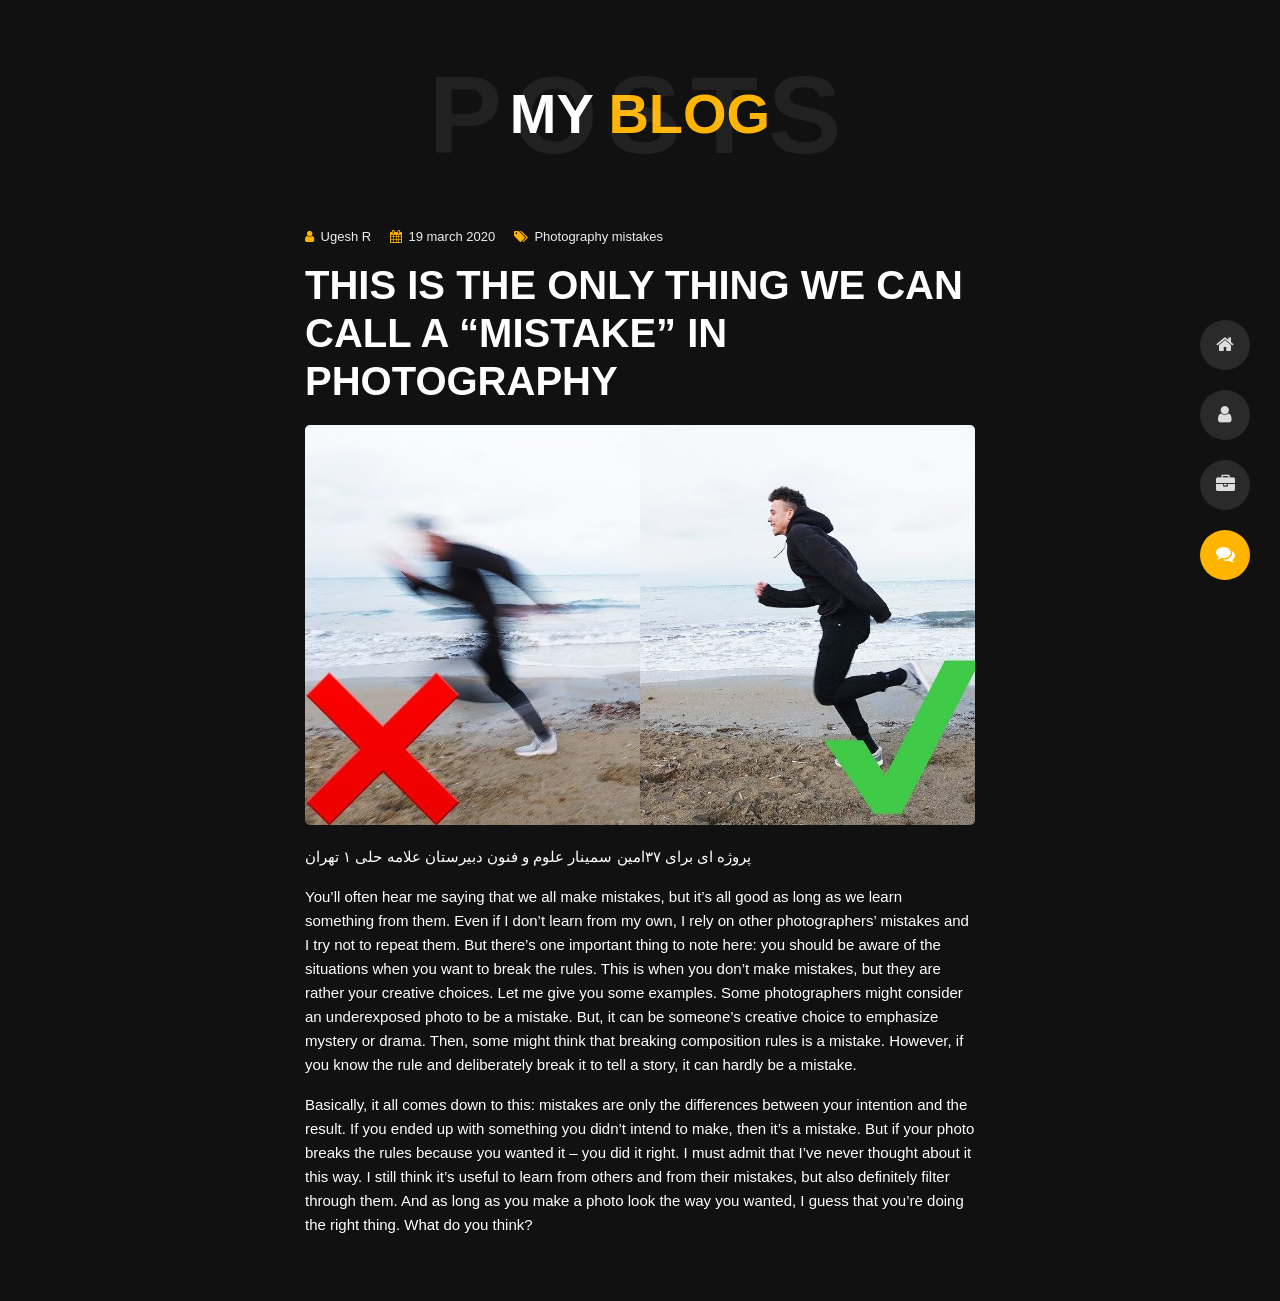
<file: blog-post.html>
<!DOCTYPE html>
<html lang="en">


<head>
    <meta charset="utf-8">
    <link rel="icon" href="images/intro-image%20-%20portrait.png">
    <title>Blog - پروژه تشخیص چهره</title>
    <meta name="viewport" content="width=device-width, initial-scale=1">

    <link rel="preconnect" href="https://fonts.googleapis.com">
    <link rel="preconnect" href="https://fonts.gstatic.com" crossorigin>
    <link href="https://fonts.googleapis.com/css2?family=Cairo:wght@600&display=swap" rel="stylesheet">
        <link rel="icon" href="https://s6.uupload.ir/files/avatar259056652-1_rym.jpg">

 <link href="css/bootstrap.min.css" rel="stylesheet">
    <link href="css/preloader.min.css" rel="stylesheet">
    <link href="css/circle.css" rel="stylesheet">
    <link href="css/font-awesome.min.css" rel="stylesheet">
    <link href="css/fm.revealator.jquery.min.css" rel="stylesheet">
    <link href="css/style.css" rel="stylesheet">

    <link href="css/skins/yellow.css" rel="stylesheet">

    <script src="js/modernizr.custom.js"></script>
</head>

<body class="blog-post">

<header class="header" id="navbar-collapse-toggle">
    <ul class="icon-menu d-none d-lg-block revealator-slideup revealator-once revealator-delay1">
        <li class="icon-box">
            <i class="fa fa-home"></i>
            <a href="index.html">
                <h2>Home</h2>
            </a>
        </li>
        <li class="icon-box">
            <i class="fa fa-user"></i>
            <a href="about.html">
                <h2>Resume</h2>
            </a>
        </li>
        <li class="icon-box">
            <i class="fa fa-briefcase"></i>
            <a href="">
                <h2>Portfolio</h2>
            </a>
        </li>

        <li class="icon-box active">
            <i class="fa fa-comments"></i>
            <a href="blog.html">
                <h2>Blog</h2>
            </a>
        </li>
    </ul>
    <nav role="navigation" class="d-block d-lg-none">
        <div id="menuToggle">
            <input type="checkbox" />
            <span></span>
            <span></span>
            <span></span>
            <ul class="list-unstyled" id="menu">
                <li><a href="index.html"><i class="fa fa-home"></i><span>Home</span></a></li>
                <li><a href="about.html"><i class="fa fa-user"></i><span>Resume</span></a></li>
                <li><a href="portfolio.html"><i class="fa fa-folder-open"></i><span>Portfolio</span></a></li>
          
                <li class="active"><a href="blog.html"><i class="fa fa-comments"></i><span>Blog</span></a></li>
            </ul>
        </div>
    </nav>
</header>
<section class="title-section text-left text-sm-center revealator-slideup revealator-once revealator-delay1">
    <h1>my <span>blog</span></h1>
    <span class="title-bg">posts</span>
</section>
<section class="main-content revealator-slideup revealator-once revealator-delay1">
    <div class="container">
        <div class="row">
            <article class="col-12">
                <div class="meta open-sans-font">
                    <span><i class="fa fa-user"></i> Ugesh R</span>
                    <span class="date"><i class="fa fa-calendar"></i> 19 march 2020</span>
                    <span><i class="fa fa-tags"></i> Photography mistakes</span>
                </div>
                <h1 class="text-uppercase text-capitalize">THIS IS THE ONLY THING WE CAN CALL A “MISTAKE” IN PHOTOGRAPHY</h1>
                <img src="img/blog/1.jpg" class="img-fluid" alt="Blog image"/>
                <div class="blog-excerpt open-sans-font pb-5">
                    <p>پروژه ای برای ۳۷امین سمینار علوم و فنون دبیرستان علامه حلی ۱ تهران</p>
                    
                    <p>You’ll often hear me saying that we all make mistakes, but it’s all good as long as we learn something from them. Even if I don’t learn from my own, I rely on other photographers’ mistakes and I try not to repeat them. But there’s one important thing to note here: you should be aware of the situations when you want to break the rules. This is when you don’t make mistakes, but they are rather your creative choices.

Let me give you some examples. Some photographers might consider an underexposed photo to be a mistake. But, it can be someone’s creative choice to emphasize mystery or drama. Then, some might think that breaking composition rules is a mistake. However, if you know the rule and deliberately break it to tell a story, it can hardly be a mistake.
                    </p>
                    
                    <p>Basically, it all comes down to this: mistakes are only the differences between your intention and the result. If you ended up with something you didn’t intend to make, then it’s a mistake. But if your photo breaks the rules because you wanted it – you did it right.

I must admit that I’ve never thought about it this way. I still think it’s useful to learn from others and from their mistakes, but also definitely filter through them. And as long as you make a photo look the way you wanted, I guess that you’re doing the right thing. What do you think?</p>
                </div>
            </article>
        </div>
    </div>
</section>
<script src="js/jquery-3.5.0.min.js"></script>
<script src="js/styleswitcher.js"></script>
<script src="js/preloader.min.js"></script>
<script src="js/fm.revealator.jquery.min.js"></script>
<script src="js/imagesloaded.pkgd.min.js"></script>
<script src="js/masonry.pkgd.min.js"></script>
<script src="js/classie.js"></script>
<script src="js/cbpGridGallery.js"></script>
<script src="js/jquery.hoverdir.js"></script>
<script src="js/popper.min.js"></script>
<script src="js/bootstrap.js"></script>
<script src="js/custom.js"></script>

</body>


</html>
</file>
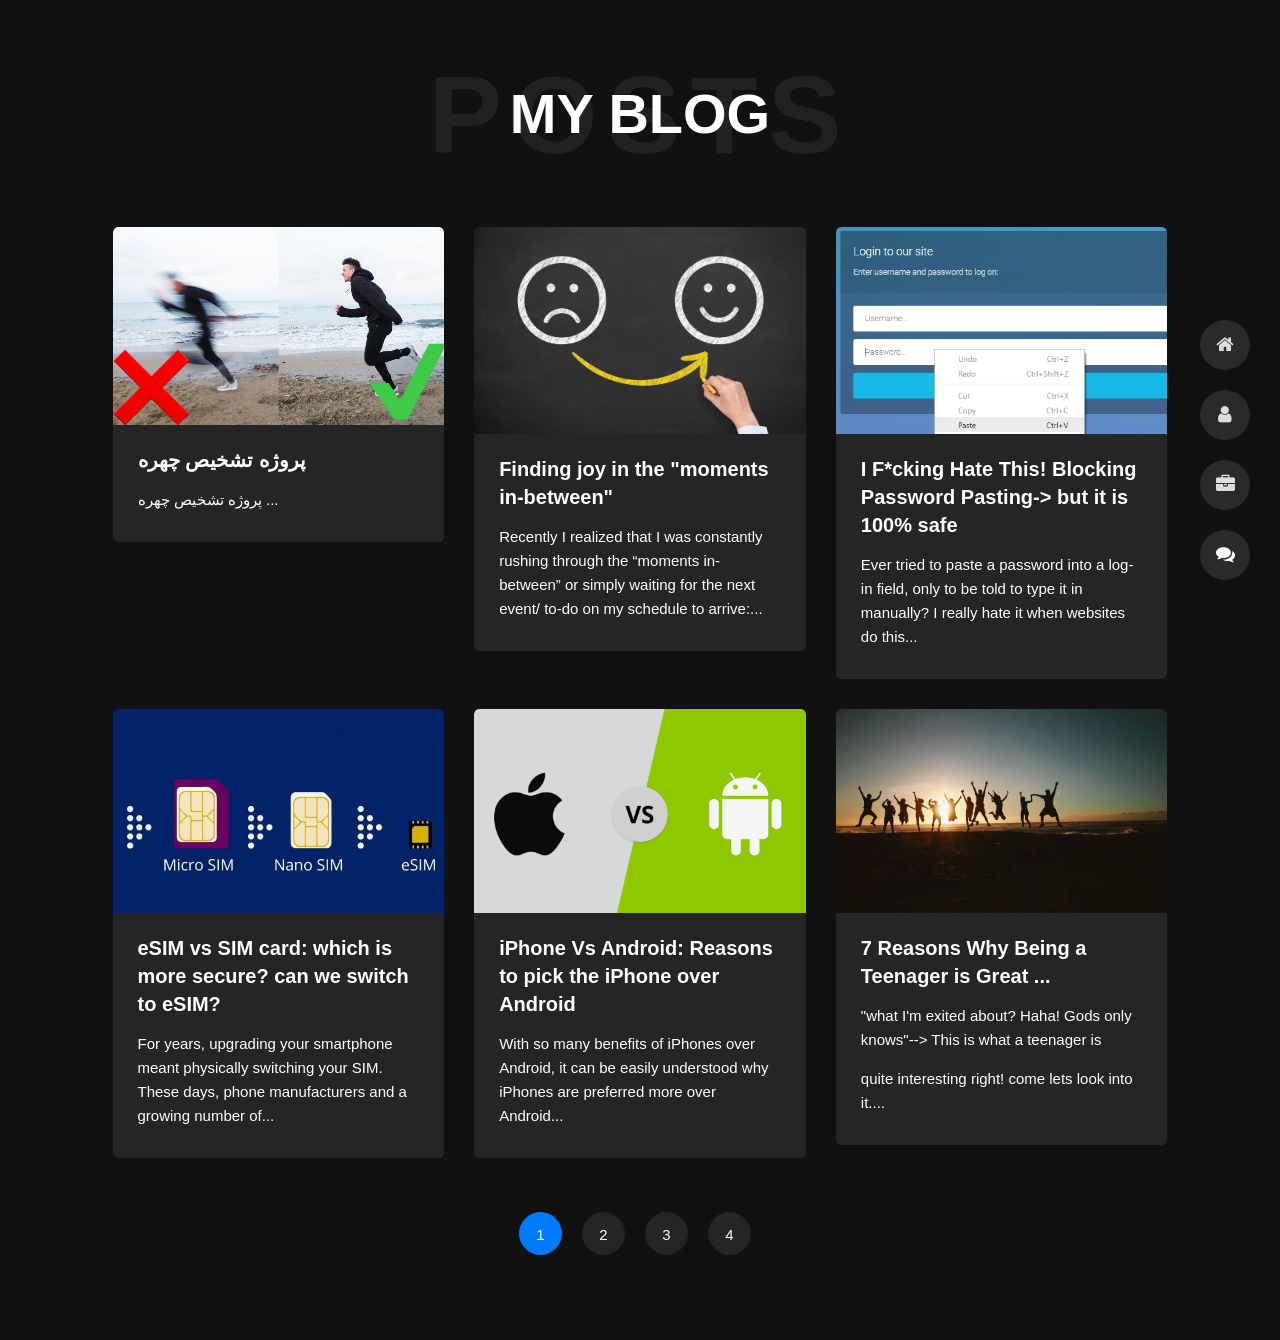
<file: blog.html>
﻿<!DOCTYPE html>
<html lang="en">



<head>
    <meta charset="utf-8">
    <link rel="icon" href="images/intro-image%20-%20portrait.png">
    <title>Mohsen Abbaszadeh | Blog</title>
    <meta name="viewport" content="width=device-width, initial-scale=1">

    <link rel="preconnect" href="https://fonts.googleapis.com">
    <link rel="preconnect" href="https://fonts.gstatic.com" crossorigin>
    <link href="https://fonts.googleapis.com/css2?family=Cairo:wght@600&display=swap" rel="stylesheet">

    <link href="css/bootstrap.min.css" rel="stylesheet">
    <link href="css/preloader.min.css" rel="stylesheet">
    <link href="css/circle.css" rel="stylesheet">
    <link href="css/font-awesome.min.css" rel="stylesheet">
    <link href="css/fm.revealator.jquery.min.css" rel="stylesheet">
    <link href="css/style.css" rel="stylesheet">
        <link rel="icon" href="https://s6.uupload.ir/files/avatar259056652-1_rym.jpg">

    

    <script src="js/modernizr.custom.js"></script>
</head>

<body class="blog">


<header class="header" id="navbar-collapse-toggle">
    <ul class="icon-menu d-none d-lg-block revealator-slideup revealator-once revealator-delay1">
        <li class="icon-box">
            <i class="fa fa-home"></i>
            <a href="index.html">
                <h2>Home</h2>
            </a>
        </li>
        <li class="icon-box">
            <i class="fa fa-user"></i>
            <a href="about.html">
                <h2>Resume</h2>
            </a>
        </li>
        <li class="icon-box">
            <i class="fa fa-briefcase"></i>
            <a href="portfolio.html">
                <h2>Portfolio</h2>
            </a>
        </li>

        <li class="icon-box active">
            <i class="fa fa-comments"></i>
            <a href="blog.html">
                <h2>Blog</h2>
            </a>
        </li>
    </ul>

    <nav role="navigation" class="d-block d-lg-none">
        <div id="menuToggle">
            <input type="checkbox" />
            <span></span>
            <span></span>
            <span></span>
            <ul class="list-unstyled" id="menu">
                <li><a href="index.html"><i class="fa fa-home"></i><span>Home</span></a></li>
                <li><a href="about.html"><i class="fa fa-user"></i><span>Resume</span></a></li>
                <li><a href="portfolio.html"><i class="fa fa-folder-open"></i><span>Portfolio</span></a></li>
              
                <li class="active"><a href="blog.html"><i class="fa fa-comments"></i><span>Blog</span></a></li>
            </ul>
        </div>
    </nav>
  
</header>

<section class="title-section text-left text-sm-center revealator-slideup revealator-once revealator-delay1">
    <h1>my <span>blog</span></h1>
    <span class="title-bg">posts</span>
</section>

<section class="main-content revealator-slideup revealator-once revealator-delay1">
    <div class="container">
       
        <div class="row">
          
            <div class="col-12 col-md-6 col-lg-6 col-xl-4 mb-30">
                <article class="post-container">
                    <div class="post-thumb">
                        <a href="blog-post.html" class="d-block position-relative overflow-hidden">
                            <img src="img/blog/1.jpg" class="img-fluid" alt="Blog Post">
                        </a>
                    </div>
                    <div class="post-content">
                        <div class="entry-header">
                            <h3><a href="blog-post.html">پروژه تشخیص چهره</a></h3>
                        </div>
                        <div class="entry-content open-sans-font">
                            <p>پروژه تشخیص چهره ...
                            </p>
                        </div>
                    </div>
                </article>
            </div>
        
            <div class="col-12 col-md-6 col-lg-6 col-xl-4 mb-30">
                <article class="post-container">
                    <div class="post-thumb">
                        <a href="blog-post%202.html" class="d-block position-relative overflow-hidden">
                            <img src="img/blog/2.jpg" class="img-fluid" alt="">
                        </a>
                    </div>
                    <div class="post-content">
                        <div class="entry-header">
                            <h3><a href="blog-post%202.html">Finding joy in the "moments in-between"</a></h3>
                        </div>
                        <div class="entry-content open-sans-font">
                            <p>Recently I realized that I was constantly rushing through the “moments in-between” or simply waiting for the next event/ to-do on my schedule to arrive:...
                            </p>
                        </div>
                    </div>
                </article>
            </div>
       
            <div class="col-12 col-md-6 col-lg-6 col-xl-4 mb-30">
                <article class="post-container">
                    <div class="post-thumb">
                        <a href="blog-post%203.html" class="d-block position-relative overflow-hidden">
                            <img src="img/blog/3.png" class="img-fluid" alt="">
                        </a>
                    </div>
                    <div class="post-content">
                        <div class="entry-header">
                            <h3><a href="blog-post%203.html">I F*cking Hate This! Blocking Password Pasting-> but it is 100% safe</a></h3>
                        </div>
                        <div class="entry-content open-sans-font">
                            <p>Ever tried to paste a password into a log-in field, only to be told to type it in manually?

I really hate it when websites do this...
                            </p>
                        </div>
                    </div>
                </article>
            </div>
          
            <div class="col-12 col-md-6 col-lg-6 col-xl-4 mb-30">
                <article class="post-container">
                    <div class="post-thumb">
                        <a href="blog-post%204.html" class="d-block position-relative overflow-hidden">
                            <img src="img/blog/4.jpg" class="img-fluid" alt="">
                        </a>
                    </div>
                    <div class="post-content">
                        <div class="entry-header">
                            <h3><a href="blog-post%204.html">eSIM vs SIM card: which is more secure? can we switch to eSIM?</a></h3>
                        </div>
                        <div class="entry-content open-sans-font">
                            <p>For years, upgrading your smartphone meant physically switching your SIM. These days, phone manufacturers and a growing number of...
                            </p>
                        </div>
                    </div>
                </article>
            </div>
        
            <div class="col-12 col-md-6 col-lg-6 col-xl-4 mb-30">
                <article class="post-container">
                    <div class="post-thumb">
                        <a href="blog-post%205.html" class="d-block position-relative overflow-hidden">
                            <img src="img/blog/5.png" class="img-fluid" alt="">
                        </a>
                    </div>
                    <div class="post-content">
                        <div class="entry-header">
                            <h3><a href="blog-post%205.html">iPhone Vs Android: Reasons to pick the iPhone over Android</a></h3>
                        </div>
                        <div class="entry-content open-sans-font">
                            <p>With so many benefits of iPhones over Android, it can be easily understood why iPhones are preferred more over Android...
                            </p>
                        </div>
                    </div>
                </article>
            </div>
          
            <div class="col-12 col-md-6 col-lg-6 col-xl-4 mb-30">
                <article class="post-container">
                    <div class="post-thumb">
                        <a href="blog-post%206.html" class="d-block position-relative overflow-hidden">
                            <img src="img/blog/blog-post-6.jpg" class="img-fluid" alt="">
                        </a>
                    </div>
                    <div class="post-content">
                        <div class="entry-header">
                            <h3><a href="blog-post%206.html">7 Reasons Why Being a Teenager is Great ...
</a></h3>
                        </div>
                        <div class="entry-content open-sans-font">
                            <p>"what I'm exited about? Haha! Gods only knows"--> This is what a teenager is
                    <p>quite interesting right! come lets look into it....
                            </p>
                        </div>
                    </div>
                </article>
            </div>
         
            <div class="col-12 mt-4">
                <nav aria-label="Page navigation example">
                    <ul class="pagination justify-content-center mb-0">
                        <li class="page-item active"><a class="page-link" href="#">1</a></li>
                        <li class="page-item"><a class="page-link" href="#">2</a></li>
                        <li class="page-item"><a class="page-link" href="#">3</a></li>
                        <li class="page-item"><a class="page-link" href="#">4</a></li>
                    </ul>
                </nav>
            </div>
            
        </div>
        
    </div>

</section>

<script src="js/jquery-3.5.0.min.js"></script>
<script src="js/styleswitcher.js"></script>
<script src="js/preloader.min.js"></script>
<script src="js/fm.revealator.jquery.min.js"></script>
<script src="js/imagesloaded.pkgd.min.js"></script>
<script src="js/masonry.pkgd.min.js"></script>
<script src="js/classie.js"></script>
<script src="js/cbpGridGallery.js"></script>
<script src="js/jquery.hoverdir.js"></script>
<script src="js/popper.min.js"></script>
<script src="js/bootstrap.js"></script>
<script src="js/custom.js"></script>

</body>


</html>
</file>
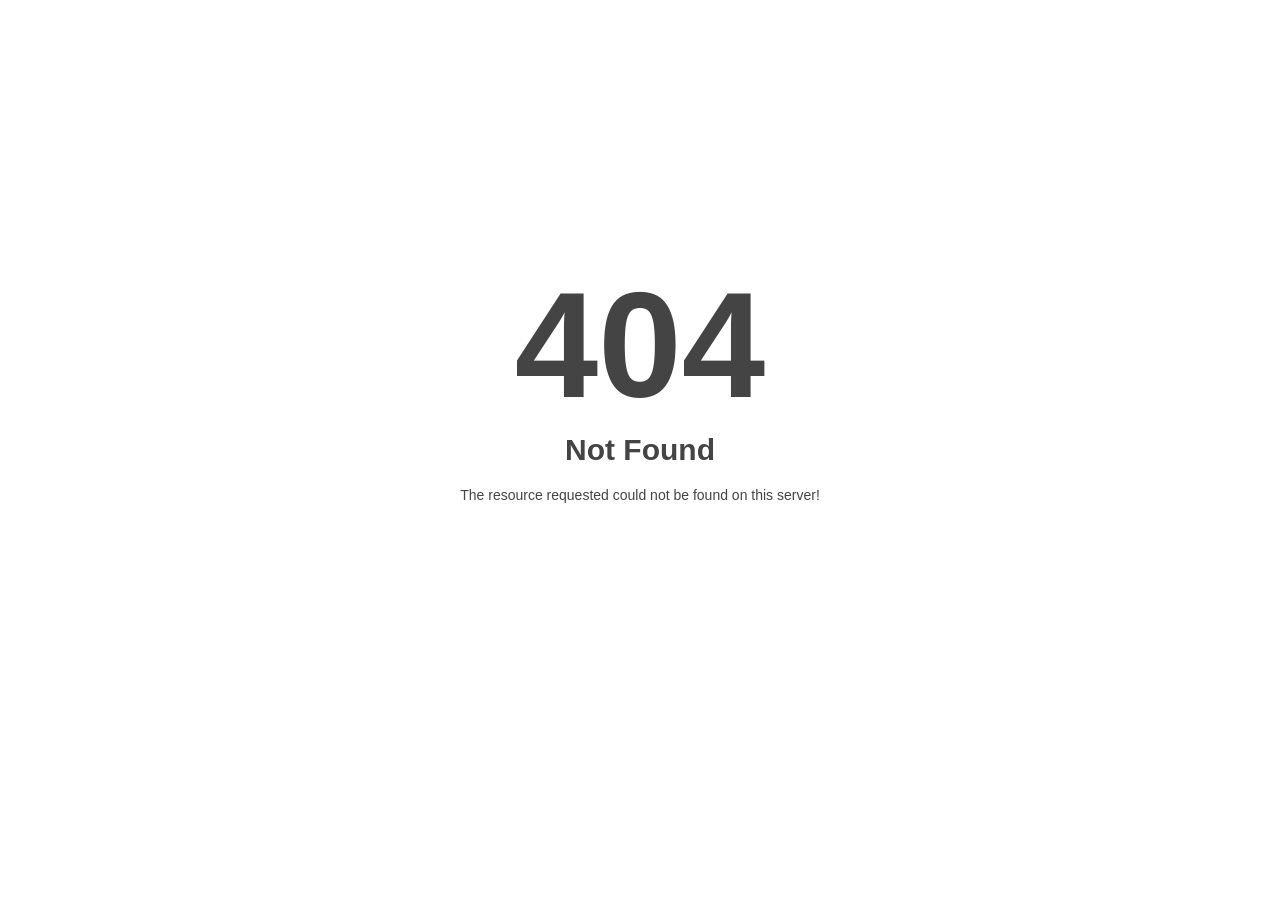
<file: css1/owl.video.play.html>
<!DOCTYPE html>
<html style="height:100%">
<head>
<meta name="viewport" content="width=device-width, initial-scale=1, shrink-to-fit=no" >
<title> 404 Not Found
</title></head>
<body style="color: #444; margin:0;font: normal 14px/20px Arial, Helvetica, sans-serif; height:100%; background-color: #fff;">
<div style="height:auto; min-height:100%; ">     <div style="text-align: center; width:800px; margin-left: -400px; position:absolute; top: 30%; left:50%;">
        <h1 style="margin:0; font-size:150px; line-height:150px; font-weight:bold;">404</h1>
<h2 style="margin-top:20px;font-size: 30px;">Not Found
</h2>
<p>The resource requested could not be found on this server!</p>
</div></div></body></html>
</file>
<file: 403/style.css>
@import url("https://fonts.googleapis.com/css?family=Bungee");

body {
  background: #1b1b1b;
  color: white;
  font-family: "Bungee", cursive;
  margin-top: 50px;
  text-align: center;
}
a {
  color: #2aa7cc;
  text-decoration: none;
}
a:hover {
  color: white;
}
svg {
  width: 50vw;
}
.lightblue {
  fill: #444;
}
.eye {
  cx: calc(115px + 30px * var(--mouse-x));
  cy: calc(50px + 30px * var(--mouse-y));
}
#eye-wrap {
  overflow: hidden;
}
.error-text {
  font-size: 120px;
}
.alarm {
  animation: alarmOn 0.5s infinite;
}

@keyframes alarmOn {
  to {
    fill: darkred;
  }
}
</file>
<file: css/circle.css>
.rect-auto,
.c100.p51 .slice,
.c100.p52 .slice,
.c100.p53 .slice,
.c100.p54 .slice,
.c100.p55 .slice,
.c100.p56 .slice,
.c100.p57 .slice,
.c100.p58 .slice,
.c100.p59 .slice,
.c100.p60 .slice,
.c100.p61 .slice,
.c100.p62 .slice,
.c100.p63 .slice,
.c100.p64 .slice,
.c100.p65 .slice,
.c100.p66 .slice,
.c100.p67 .slice,
.c100.p68 .slice,
.c100.p69 .slice,
.c100.p70 .slice,
.c100.p71 .slice,
.c100.p72 .slice,
.c100.p73 .slice,
.c100.p74 .slice,
.c100.p75 .slice,
.c100.p76 .slice,
.c100.p77 .slice,
.c100.p78 .slice,
.c100.p79 .slice,
.c100.p80 .slice,
.c100.p81 .slice,
.c100.p82 .slice,
.c100.p83 .slice,
.c100.p84 .slice,
.c100.p85 .slice,
.c100.p86 .slice,
.c100.p87 .slice,
.c100.p88 .slice,
.c100.p89 .slice,
.c100.p90 .slice,
.c100.p91 .slice,
.c100.p92 .slice,
.c100.p93 .slice,
.c100.p94 .slice,
.c100.p95 .slice,
.c100.p96 .slice,
.c100.p97 .slice,
.c100.p98 .slice,
.c100.p99 .slice,
.c100.p100 .slice {
  clip: rect(auto, auto, auto, auto);
}
.pie,
.c100 .bar,
.c100.p51 .fill,
.c100.p52 .fill,
.c100.p53 .fill,
.c100.p54 .fill,
.c100.p55 .fill,
.c100.p56 .fill,
.c100.p57 .fill,
.c100.p58 .fill,
.c100.p59 .fill,
.c100.p60 .fill,
.c100.p61 .fill,
.c100.p62 .fill,
.c100.p63 .fill,
.c100.p64 .fill,
.c100.p65 .fill,
.c100.p66 .fill,
.c100.p67 .fill,
.c100.p68 .fill,
.c100.p69 .fill,
.c100.p70 .fill,
.c100.p71 .fill,
.c100.p72 .fill,
.c100.p73 .fill,
.c100.p74 .fill,
.c100.p75 .fill,
.c100.p76 .fill,
.c100.p77 .fill,
.c100.p78 .fill,
.c100.p79 .fill,
.c100.p80 .fill,
.c100.p81 .fill,
.c100.p82 .fill,
.c100.p83 .fill,
.c100.p84 .fill,
.c100.p85 .fill,
.c100.p86 .fill,
.c100.p87 .fill,
.c100.p88 .fill,
.c100.p89 .fill,
.c100.p90 .fill,
.c100.p91 .fill,
.c100.p92 .fill,
.c100.p93 .fill,
.c100.p94 .fill,
.c100.p95 .fill,
.c100.p96 .fill,
.c100.p97 .fill,
.c100.p98 .fill,
.c100.p99 .fill,
.c100.p100 .fill {
  position: absolute;
  border: 0.08em solid #307bbb;
  width: 0.84em;
  height: 0.84em;
  clip: rect(0em, 0.5em, 1em, 0em);
  border-radius: 50%;
  -webkit-transform: rotate(0deg);
  -moz-transform: rotate(0deg);
  -ms-transform: rotate(0deg);
  -o-transform: rotate(0deg);
  transform: rotate(0deg);
}
.pie-fill,
.c100.p51 .bar:after,
.c100.p51 .fill,
.c100.p52 .bar:after,
.c100.p52 .fill,
.c100.p53 .bar:after,
.c100.p53 .fill,
.c100.p54 .bar:after,
.c100.p54 .fill,
.c100.p55 .bar:after,
.c100.p55 .fill,
.c100.p56 .bar:after,
.c100.p56 .fill,
.c100.p57 .bar:after,
.c100.p57 .fill,
.c100.p58 .bar:after,
.c100.p58 .fill,
.c100.p59 .bar:after,
.c100.p59 .fill,
.c100.p60 .bar:after,
.c100.p60 .fill,
.c100.p61 .bar:after,
.c100.p61 .fill,
.c100.p62 .bar:after,
.c100.p62 .fill,
.c100.p63 .bar:after,
.c100.p63 .fill,
.c100.p64 .bar:after,
.c100.p64 .fill,
.c100.p65 .bar:after,
.c100.p65 .fill,
.c100.p66 .bar:after,
.c100.p66 .fill,
.c100.p67 .bar:after,
.c100.p67 .fill,
.c100.p68 .bar:after,
.c100.p68 .fill,
.c100.p69 .bar:after,
.c100.p69 .fill,
.c100.p70 .bar:after,
.c100.p70 .fill,
.c100.p71 .bar:after,
.c100.p71 .fill,
.c100.p72 .bar:after,
.c100.p72 .fill,
.c100.p73 .bar:after,
.c100.p73 .fill,
.c100.p74 .bar:after,
.c100.p74 .fill,
.c100.p75 .bar:after,
.c100.p75 .fill,
.c100.p76 .bar:after,
.c100.p76 .fill,
.c100.p77 .bar:after,
.c100.p77 .fill,
.c100.p78 .bar:after,
.c100.p78 .fill,
.c100.p79 .bar:after,
.c100.p79 .fill,
.c100.p80 .bar:after,
.c100.p80 .fill,
.c100.p81 .bar:after,
.c100.p81 .fill,
.c100.p82 .bar:after,
.c100.p82 .fill,
.c100.p83 .bar:after,
.c100.p83 .fill,
.c100.p84 .bar:after,
.c100.p84 .fill,
.c100.p85 .bar:after,
.c100.p85 .fill,
.c100.p86 .bar:after,
.c100.p86 .fill,
.c100.p87 .bar:after,
.c100.p87 .fill,
.c100.p88 .bar:after,
.c100.p88 .fill,
.c100.p89 .bar:after,
.c100.p89 .fill,
.c100.p90 .bar:after,
.c100.p90 .fill,
.c100.p91 .bar:after,
.c100.p91 .fill,
.c100.p92 .bar:after,
.c100.p92 .fill,
.c100.p93 .bar:after,
.c100.p93 .fill,
.c100.p94 .bar:after,
.c100.p94 .fill,
.c100.p95 .bar:after,
.c100.p95 .fill,
.c100.p96 .bar:after,
.c100.p96 .fill,
.c100.p97 .bar:after,
.c100.p97 .fill,
.c100.p98 .bar:after,
.c100.p98 .fill,
.c100.p99 .bar:after,
.c100.p99 .fill,
.c100.p100 .bar:after,
.c100.p100 .fill {
  -webkit-transform: rotate(180deg);
  -moz-transform: rotate(180deg);
  -ms-transform: rotate(180deg);
  -o-transform: rotate(180deg);
  transform: rotate(180deg);
}
.c100 {
  position: relative;
  font-size: 120px;
  width: 1em;
  height: 1em;
  border-radius: 50%;
  float: left;
  margin: 0 0.1em 0.1em 0;
  background-color: #cccccc;
}
.c100 *,
.c100 *:before,
.c100 *:after {
  -webkit-box-sizing: content-box;
  -moz-box-sizing: content-box;
  box-sizing: content-box;
}
.c100.center {
  float: none;
  margin: 0 auto;
}
.c100.big {
  font-size: 240px;
}
.c100.small {
  font-size: 80px;
}
.c100 > span {
  position: absolute;
  width: 100%;
  z-index: 1;
  left: 0;
  top: 0;
  width: 5em;
  line-height: 5em;
  font-size: 0.2em;
  color: #cccccc;
  display: block;
  text-align: center;
  white-space: nowrap;
  -webkit-transition-property: all;
  -moz-transition-property: all;
  -o-transition-property: all;
  transition-property: all;
  -webkit-transition-duration: 0.2s;
  -moz-transition-duration: 0.2s;
  -o-transition-duration: 0.2s;
  transition-duration: 0.2s;
  -webkit-transition-timing-function: ease-out;
  -moz-transition-timing-function: ease-out;
  -o-transition-timing-function: ease-out;
  transition-timing-function: ease-out;
}
.c100:after {
  position: absolute;
  top: 0.08em;
  left: 0.08em;
  display: block;
  content: " ";
  border-radius: 50%;
  background-color: #f5f5f5;
  width: 0.84em;
  height: 0.84em;
  -webkit-transition-property: all;
  -moz-transition-property: all;
  -o-transition-property: all;
  transition-property: all;
  -webkit-transition-duration: 0.2s;
  -moz-transition-duration: 0.2s;
  -o-transition-duration: 0.2s;
  transition-duration: 0.2s;
  -webkit-transition-timing-function: ease-in;
  -moz-transition-timing-function: ease-in;
  -o-transition-timing-function: ease-in;
  transition-timing-function: ease-in;
}
.c100 .slice {
  position: absolute;
  width: 1em;
  height: 1em;
  clip: rect(0em, 1em, 1em, 0.5em);
}
.c100.p1 .bar {
  -webkit-transform: rotate(3.6deg);
  -moz-transform: rotate(3.6deg);
  -ms-transform: rotate(3.6deg);
  -o-transform: rotate(3.6deg);
  transform: rotate(3.6deg);
}
.c100.p2 .bar {
  -webkit-transform: rotate(7.2deg);
  -moz-transform: rotate(7.2deg);
  -ms-transform: rotate(7.2deg);
  -o-transform: rotate(7.2deg);
  transform: rotate(7.2deg);
}
.c100.p3 .bar {
  -webkit-transform: rotate(10.8deg);
  -moz-transform: rotate(10.8deg);
  -ms-transform: rotate(10.8deg);
  -o-transform: rotate(10.8deg);
  transform: rotate(10.8deg);
}
.c100.p4 .bar {
  -webkit-transform: rotate(14.4deg);
  -moz-transform: rotate(14.4deg);
  -ms-transform: rotate(14.4deg);
  -o-transform: rotate(14.4deg);
  transform: rotate(14.4deg);
}
.c100.p5 .bar {
  -webkit-transform: rotate(18deg);
  -moz-transform: rotate(18deg);
  -ms-transform: rotate(18deg);
  -o-transform: rotate(18deg);
  transform: rotate(18deg);
}
.c100.p6 .bar {
  -webkit-transform: rotate(21.6deg);
  -moz-transform: rotate(21.6deg);
  -ms-transform: rotate(21.6deg);
  -o-transform: rotate(21.6deg);
  transform: rotate(21.6deg);
}
.c100.p7 .bar {
  -webkit-transform: rotate(25.2deg);
  -moz-transform: rotate(25.2deg);
  -ms-transform: rotate(25.2deg);
  -o-transform: rotate(25.2deg);
  transform: rotate(25.2deg);
}
.c100.p8 .bar {
  -webkit-transform: rotate(28.8deg);
  -moz-transform: rotate(28.8deg);
  -ms-transform: rotate(28.8deg);
  -o-transform: rotate(28.8deg);
  transform: rotate(28.8deg);
}
.c100.p9 .bar {
  -webkit-transform: rotate(32.4deg);
  -moz-transform: rotate(32.4deg);
  -ms-transform: rotate(32.4deg);
  -o-transform: rotate(32.4deg);
  transform: rotate(32.4deg);
}
.c100.p10 .bar {
  -webkit-transform: rotate(36deg);
  -moz-transform: rotate(36deg);
  -ms-transform: rotate(36deg);
  -o-transform: rotate(36deg);
  transform: rotate(36deg);
}
.c100.p11 .bar {
  -webkit-transform: rotate(39.6deg);
  -moz-transform: rotate(39.6deg);
  -ms-transform: rotate(39.6deg);
  -o-transform: rotate(39.6deg);
  transform: rotate(39.6deg);
}
.c100.p12 .bar {
  -webkit-transform: rotate(43.2deg);
  -moz-transform: rotate(43.2deg);
  -ms-transform: rotate(43.2deg);
  -o-transform: rotate(43.2deg);
  transform: rotate(43.2deg);
}
.c100.p13 .bar {
  -webkit-transform: rotate(46.800000000000004deg);
  -moz-transform: rotate(46.800000000000004deg);
  -ms-transform: rotate(46.800000000000004deg);
  -o-transform: rotate(46.800000000000004deg);
  transform: rotate(46.800000000000004deg);
}
.c100.p14 .bar {
  -webkit-transform: rotate(50.4deg);
  -moz-transform: rotate(50.4deg);
  -ms-transform: rotate(50.4deg);
  -o-transform: rotate(50.4deg);
  transform: rotate(50.4deg);
}
.c100.p15 .bar {
  -webkit-transform: rotate(54deg);
  -moz-transform: rotate(54deg);
  -ms-transform: rotate(54deg);
  -o-transform: rotate(54deg);
  transform: rotate(54deg);
}
.c100.p16 .bar {
  -webkit-transform: rotate(57.6deg);
  -moz-transform: rotate(57.6deg);
  -ms-transform: rotate(57.6deg);
  -o-transform: rotate(57.6deg);
  transform: rotate(57.6deg);
}
.c100.p17 .bar {
  -webkit-transform: rotate(61.2deg);
  -moz-transform: rotate(61.2deg);
  -ms-transform: rotate(61.2deg);
  -o-transform: rotate(61.2deg);
  transform: rotate(61.2deg);
}
.c100.p18 .bar {
  -webkit-transform: rotate(64.8deg);
  -moz-transform: rotate(64.8deg);
  -ms-transform: rotate(64.8deg);
  -o-transform: rotate(64.8deg);
  transform: rotate(64.8deg);
}
.c100.p19 .bar {
  -webkit-transform: rotate(68.4deg);
  -moz-transform: rotate(68.4deg);
  -ms-transform: rotate(68.4deg);
  -o-transform: rotate(68.4deg);
  transform: rotate(68.4deg);
}
.c100.p20 .bar {
  -webkit-transform: rotate(72deg);
  -moz-transform: rotate(72deg);
  -ms-transform: rotate(72deg);
  -o-transform: rotate(72deg);
  transform: rotate(72deg);
}
.c100.p21 .bar {
  -webkit-transform: rotate(75.60000000000001deg);
  -moz-transform: rotate(75.60000000000001deg);
  -ms-transform: rotate(75.60000000000001deg);
  -o-transform: rotate(75.60000000000001deg);
  transform: rotate(75.60000000000001deg);
}
.c100.p22 .bar {
  -webkit-transform: rotate(79.2deg);
  -moz-transform: rotate(79.2deg);
  -ms-transform: rotate(79.2deg);
  -o-transform: rotate(79.2deg);
  transform: rotate(79.2deg);
}
.c100.p23 .bar {
  -webkit-transform: rotate(82.8deg);
  -moz-transform: rotate(82.8deg);
  -ms-transform: rotate(82.8deg);
  -o-transform: rotate(82.8deg);
  transform: rotate(82.8deg);
}
.c100.p24 .bar {
  -webkit-transform: rotate(86.4deg);
  -moz-transform: rotate(86.4deg);
  -ms-transform: rotate(86.4deg);
  -o-transform: rotate(86.4deg);
  transform: rotate(86.4deg);
}
.c100.p25 .bar {
  -webkit-transform: rotate(90deg);
  -moz-transform: rotate(90deg);
  -ms-transform: rotate(90deg);
  -o-transform: rotate(90deg);
  transform: rotate(90deg);
}
.c100.p26 .bar {
  -webkit-transform: rotate(93.60000000000001deg);
  -moz-transform: rotate(93.60000000000001deg);
  -ms-transform: rotate(93.60000000000001deg);
  -o-transform: rotate(93.60000000000001deg);
  transform: rotate(93.60000000000001deg);
}
.c100.p27 .bar {
  -webkit-transform: rotate(97.2deg);
  -moz-transform: rotate(97.2deg);
  -ms-transform: rotate(97.2deg);
  -o-transform: rotate(97.2deg);
  transform: rotate(97.2deg);
}
.c100.p28 .bar {
  -webkit-transform: rotate(100.8deg);
  -moz-transform: rotate(100.8deg);
  -ms-transform: rotate(100.8deg);
  -o-transform: rotate(100.8deg);
  transform: rotate(100.8deg);
}
.c100.p29 .bar {
  -webkit-transform: rotate(104.4deg);
  -moz-transform: rotate(104.4deg);
  -ms-transform: rotate(104.4deg);
  -o-transform: rotate(104.4deg);
  transform: rotate(104.4deg);
}
.c100.p30 .bar {
  -webkit-transform: rotate(108deg);
  -moz-transform: rotate(108deg);
  -ms-transform: rotate(108deg);
  -o-transform: rotate(108deg);
  transform: rotate(108deg);
}
.c100.p31 .bar {
  -webkit-transform: rotate(111.60000000000001deg);
  -moz-transform: rotate(111.60000000000001deg);
  -ms-transform: rotate(111.60000000000001deg);
  -o-transform: rotate(111.60000000000001deg);
  transform: rotate(111.60000000000001deg);
}
.c100.p32 .bar {
  -webkit-transform: rotate(115.2deg);
  -moz-transform: rotate(115.2deg);
  -ms-transform: rotate(115.2deg);
  -o-transform: rotate(115.2deg);
  transform: rotate(115.2deg);
}
.c100.p33 .bar {
  -webkit-transform: rotate(118.8deg);
  -moz-transform: rotate(118.8deg);
  -ms-transform: rotate(118.8deg);
  -o-transform: rotate(118.8deg);
  transform: rotate(118.8deg);
}
.c100.p34 .bar {
  -webkit-transform: rotate(122.4deg);
  -moz-transform: rotate(122.4deg);
  -ms-transform: rotate(122.4deg);
  -o-transform: rotate(122.4deg);
  transform: rotate(122.4deg);
}
.c100.p35 .bar {
  -webkit-transform: rotate(126deg);
  -moz-transform: rotate(126deg);
  -ms-transform: rotate(126deg);
  -o-transform: rotate(126deg);
  transform: rotate(126deg);
}
.c100.p36 .bar {
  -webkit-transform: rotate(129.6deg);
  -moz-transform: rotate(129.6deg);
  -ms-transform: rotate(129.6deg);
  -o-transform: rotate(129.6deg);
  transform: rotate(129.6deg);
}
.c100.p37 .bar {
  -webkit-transform: rotate(133.20000000000002deg);
  -moz-transform: rotate(133.20000000000002deg);
  -ms-transform: rotate(133.20000000000002deg);
  -o-transform: rotate(133.20000000000002deg);
  transform: rotate(133.20000000000002deg);
}
.c100.p38 .bar {
  -webkit-transform: rotate(136.8deg);
  -moz-transform: rotate(136.8deg);
  -ms-transform: rotate(136.8deg);
  -o-transform: rotate(136.8deg);
  transform: rotate(136.8deg);
}
.c100.p39 .bar {
  -webkit-transform: rotate(140.4deg);
  -moz-transform: rotate(140.4deg);
  -ms-transform: rotate(140.4deg);
  -o-transform: rotate(140.4deg);
  transform: rotate(140.4deg);
}
.c100.p40 .bar {
  -webkit-transform: rotate(144deg);
  -moz-transform: rotate(144deg);
  -ms-transform: rotate(144deg);
  -o-transform: rotate(144deg);
  transform: rotate(144deg);
}
.c100.p41 .bar {
  -webkit-transform: rotate(147.6deg);
  -moz-transform: rotate(147.6deg);
  -ms-transform: rotate(147.6deg);
  -o-transform: rotate(147.6deg);
  transform: rotate(147.6deg);
}
.c100.p42 .bar {
  -webkit-transform: rotate(151.20000000000002deg);
  -moz-transform: rotate(151.20000000000002deg);
  -ms-transform: rotate(151.20000000000002deg);
  -o-transform: rotate(151.20000000000002deg);
  transform: rotate(151.20000000000002deg);
}
.c100.p43 .bar {
  -webkit-transform: rotate(154.8deg);
  -moz-transform: rotate(154.8deg);
  -ms-transform: rotate(154.8deg);
  -o-transform: rotate(154.8deg);
  transform: rotate(154.8deg);
}
.c100.p44 .bar {
  -webkit-transform: rotate(158.4deg);
  -moz-transform: rotate(158.4deg);
  -ms-transform: rotate(158.4deg);
  -o-transform: rotate(158.4deg);
  transform: rotate(158.4deg);
}
.c100.p45 .bar {
  -webkit-transform: rotate(162deg);
  -moz-transform: rotate(162deg);
  -ms-transform: rotate(162deg);
  -o-transform: rotate(162deg);
  transform: rotate(162deg);
}
.c100.p46 .bar {
  -webkit-transform: rotate(165.6deg);
  -moz-transform: rotate(165.6deg);
  -ms-transform: rotate(165.6deg);
  -o-transform: rotate(165.6deg);
  transform: rotate(165.6deg);
}
.c100.p47 .bar {
  -webkit-transform: rotate(169.20000000000002deg);
  -moz-transform: rotate(169.20000000000002deg);
  -ms-transform: rotate(169.20000000000002deg);
  -o-transform: rotate(169.20000000000002deg);
  transform: rotate(169.20000000000002deg);
}
.c100.p48 .bar {
  -webkit-transform: rotate(172.8deg);
  -moz-transform: rotate(172.8deg);
  -ms-transform: rotate(172.8deg);
  -o-transform: rotate(172.8deg);
  transform: rotate(172.8deg);
}
.c100.p49 .bar {
  -webkit-transform: rotate(176.4deg);
  -moz-transform: rotate(176.4deg);
  -ms-transform: rotate(176.4deg);
  -o-transform: rotate(176.4deg);
  transform: rotate(176.4deg);
}
.c100.p50 .bar {
  -webkit-transform: rotate(180deg);
  -moz-transform: rotate(180deg);
  -ms-transform: rotate(180deg);
  -o-transform: rotate(180deg);
  transform: rotate(180deg);
}
.c100.p51 .bar {
  -webkit-transform: rotate(183.6deg);
  -moz-transform: rotate(183.6deg);
  -ms-transform: rotate(183.6deg);
  -o-transform: rotate(183.6deg);
  transform: rotate(183.6deg);
}
.c100.p52 .bar {
  -webkit-transform: rotate(187.20000000000002deg);
  -moz-transform: rotate(187.20000000000002deg);
  -ms-transform: rotate(187.20000000000002deg);
  -o-transform: rotate(187.20000000000002deg);
  transform: rotate(187.20000000000002deg);
}
.c100.p53 .bar {
  -webkit-transform: rotate(190.8deg);
  -moz-transform: rotate(190.8deg);
  -ms-transform: rotate(190.8deg);
  -o-transform: rotate(190.8deg);
  transform: rotate(190.8deg);
}
.c100.p54 .bar {
  -webkit-transform: rotate(194.4deg);
  -moz-transform: rotate(194.4deg);
  -ms-transform: rotate(194.4deg);
  -o-transform: rotate(194.4deg);
  transform: rotate(194.4deg);
}
.c100.p55 .bar {
  -webkit-transform: rotate(198deg);
  -moz-transform: rotate(198deg);
  -ms-transform: rotate(198deg);
  -o-transform: rotate(198deg);
  transform: rotate(198deg);
}
.c100.p56 .bar {
  -webkit-transform: rotate(201.6deg);
  -moz-transform: rotate(201.6deg);
  -ms-transform: rotate(201.6deg);
  -o-transform: rotate(201.6deg);
  transform: rotate(201.6deg);
}
.c100.p57 .bar {
  -webkit-transform: rotate(205.20000000000002deg);
  -moz-transform: rotate(205.20000000000002deg);
  -ms-transform: rotate(205.20000000000002deg);
  -o-transform: rotate(205.20000000000002deg);
  transform: rotate(205.20000000000002deg);
}
.c100.p58 .bar {
  -webkit-transform: rotate(208.8deg);
  -moz-transform: rotate(208.8deg);
  -ms-transform: rotate(208.8deg);
  -o-transform: rotate(208.8deg);
  transform: rotate(208.8deg);
}
.c100.p59 .bar {
  -webkit-transform: rotate(212.4deg);
  -moz-transform: rotate(212.4deg);
  -ms-transform: rotate(212.4deg);
  -o-transform: rotate(212.4deg);
  transform: rotate(212.4deg);
}
.c100.p60 .bar {
  -webkit-transform: rotate(216deg);
  -moz-transform: rotate(216deg);
  -ms-transform: rotate(216deg);
  -o-transform: rotate(216deg);
  transform: rotate(216deg);
}
.c100.p61 .bar {
  -webkit-transform: rotate(219.6deg);
  -moz-transform: rotate(219.6deg);
  -ms-transform: rotate(219.6deg);
  -o-transform: rotate(219.6deg);
  transform: rotate(219.6deg);
}
.c100.p62 .bar {
  -webkit-transform: rotate(223.20000000000002deg);
  -moz-transform: rotate(223.20000000000002deg);
  -ms-transform: rotate(223.20000000000002deg);
  -o-transform: rotate(223.20000000000002deg);
  transform: rotate(223.20000000000002deg);
}
.c100.p63 .bar {
  -webkit-transform: rotate(226.8deg);
  -moz-transform: rotate(226.8deg);
  -ms-transform: rotate(226.8deg);
  -o-transform: rotate(226.8deg);
  transform: rotate(226.8deg);
}
.c100.p64 .bar {
  -webkit-transform: rotate(230.4deg);
  -moz-transform: rotate(230.4deg);
  -ms-transform: rotate(230.4deg);
  -o-transform: rotate(230.4deg);
  transform: rotate(230.4deg);
}
.c100.p65 .bar {
  -webkit-transform: rotate(234deg);
  -moz-transform: rotate(234deg);
  -ms-transform: rotate(234deg);
  -o-transform: rotate(234deg);
  transform: rotate(234deg);
}
.c100.p66 .bar {
  -webkit-transform: rotate(237.6deg);
  -moz-transform: rotate(237.6deg);
  -ms-transform: rotate(237.6deg);
  -o-transform: rotate(237.6deg);
  transform: rotate(237.6deg);
}
.c100.p67 .bar {
  -webkit-transform: rotate(241.20000000000002deg);
  -moz-transform: rotate(241.20000000000002deg);
  -ms-transform: rotate(241.20000000000002deg);
  -o-transform: rotate(241.20000000000002deg);
  transform: rotate(241.20000000000002deg);
}
.c100.p68 .bar {
  -webkit-transform: rotate(244.8deg);
  -moz-transform: rotate(244.8deg);
  -ms-transform: rotate(244.8deg);
  -o-transform: rotate(244.8deg);
  transform: rotate(244.8deg);
}
.c100.p69 .bar {
  -webkit-transform: rotate(248.4deg);
  -moz-transform: rotate(248.4deg);
  -ms-transform: rotate(248.4deg);
  -o-transform: rotate(248.4deg);
  transform: rotate(248.4deg);
}
.c100.p70 .bar {
  -webkit-transform: rotate(252deg);
  -moz-transform: rotate(252deg);
  -ms-transform: rotate(252deg);
  -o-transform: rotate(252deg);
  transform: rotate(252deg);
}
.c100.p71 .bar {
  -webkit-transform: rotate(255.6deg);
  -moz-transform: rotate(255.6deg);
  -ms-transform: rotate(255.6deg);
  -o-transform: rotate(255.6deg);
  transform: rotate(255.6deg);
}
.c100.p72 .bar {
  -webkit-transform: rotate(259.2deg);
  -moz-transform: rotate(259.2deg);
  -ms-transform: rotate(259.2deg);
  -o-transform: rotate(259.2deg);
  transform: rotate(259.2deg);
}
.c100.p73 .bar {
  -webkit-transform: rotate(262.8deg);
  -moz-transform: rotate(262.8deg);
  -ms-transform: rotate(262.8deg);
  -o-transform: rotate(262.8deg);
  transform: rotate(262.8deg);
}
.c100.p74 .bar {
  -webkit-transform: rotate(266.40000000000003deg);
  -moz-transform: rotate(266.40000000000003deg);
  -ms-transform: rotate(266.40000000000003deg);
  -o-transform: rotate(266.40000000000003deg);
  transform: rotate(266.40000000000003deg);
}
.c100.p75 .bar {
  -webkit-transform: rotate(270deg);
  -moz-transform: rotate(270deg);
  -ms-transform: rotate(270deg);
  -o-transform: rotate(270deg);
  transform: rotate(270deg);
}
.c100.p76 .bar {
  -webkit-transform: rotate(273.6deg);
  -moz-transform: rotate(273.6deg);
  -ms-transform: rotate(273.6deg);
  -o-transform: rotate(273.6deg);
  transform: rotate(273.6deg);
}
.c100.p77 .bar {
  -webkit-transform: rotate(277.2deg);
  -moz-transform: rotate(277.2deg);
  -ms-transform: rotate(277.2deg);
  -o-transform: rotate(277.2deg);
  transform: rotate(277.2deg);
}
.c100.p78 .bar {
  -webkit-transform: rotate(280.8deg);
  -moz-transform: rotate(280.8deg);
  -ms-transform: rotate(280.8deg);
  -o-transform: rotate(280.8deg);
  transform: rotate(280.8deg);
}
.c100.p79 .bar {
  -webkit-transform: rotate(284.40000000000003deg);
  -moz-transform: rotate(284.40000000000003deg);
  -ms-transform: rotate(284.40000000000003deg);
  -o-transform: rotate(284.40000000000003deg);
  transform: rotate(284.40000000000003deg);
}
.c100.p80 .bar {
  -webkit-transform: rotate(288deg);
  -moz-transform: rotate(288deg);
  -ms-transform: rotate(288deg);
  -o-transform: rotate(288deg);
  transform: rotate(288deg);
}
.c100.p81 .bar {
  -webkit-transform: rotate(291.6deg);
  -moz-transform: rotate(291.6deg);
  -ms-transform: rotate(291.6deg);
  -o-transform: rotate(291.6deg);
  transform: rotate(291.6deg);
}
.c100.p82 .bar {
  -webkit-transform: rotate(295.2deg);
  -moz-transform: rotate(295.2deg);
  -ms-transform: rotate(295.2deg);
  -o-transform: rotate(295.2deg);
  transform: rotate(295.2deg);
}
.c100.p83 .bar {
  -webkit-transform: rotate(298.8deg);
  -moz-transform: rotate(298.8deg);
  -ms-transform: rotate(298.8deg);
  -o-transform: rotate(298.8deg);
  transform: rotate(298.8deg);
}
.c100.p84 .bar {
  -webkit-transform: rotate(302.40000000000003deg);
  -moz-transform: rotate(302.40000000000003deg);
  -ms-transform: rotate(302.40000000000003deg);
  -o-transform: rotate(302.40000000000003deg);
  transform: rotate(302.40000000000003deg);
}
.c100.p85 .bar {
  -webkit-transform: rotate(306deg);
  -moz-transform: rotate(306deg);
  -ms-transform: rotate(306deg);
  -o-transform: rotate(306deg);
  transform: rotate(306deg);
}
.c100.p86 .bar {
  -webkit-transform: rotate(309.6deg);
  -moz-transform: rotate(309.6deg);
  -ms-transform: rotate(309.6deg);
  -o-transform: rotate(309.6deg);
  transform: rotate(309.6deg);
}
.c100.p87 .bar {
  -webkit-transform: rotate(313.2deg);
  -moz-transform: rotate(313.2deg);
  -ms-transform: rotate(313.2deg);
  -o-transform: rotate(313.2deg);
  transform: rotate(313.2deg);
}
.c100.p88 .bar {
  -webkit-transform: rotate(316.8deg);
  -moz-transform: rotate(316.8deg);
  -ms-transform: rotate(316.8deg);
  -o-transform: rotate(316.8deg);
  transform: rotate(316.8deg);
}
.c100.p89 .bar {
  -webkit-transform: rotate(320.40000000000003deg);
  -moz-transform: rotate(320.40000000000003deg);
  -ms-transform: rotate(320.40000000000003deg);
  -o-transform: rotate(320.40000000000003deg);
  transform: rotate(320.40000000000003deg);
}
.c100.p90 .bar {
  -webkit-transform: rotate(324deg);
  -moz-transform: rotate(324deg);
  -ms-transform: rotate(324deg);
  -o-transform: rotate(324deg);
  transform: rotate(324deg);
}
.c100.p91 .bar {
  -webkit-transform: rotate(327.6deg);
  -moz-transform: rotate(327.6deg);
  -ms-transform: rotate(327.6deg);
  -o-transform: rotate(327.6deg);
  transform: rotate(327.6deg);
}
.c100.p92 .bar {
  -webkit-transform: rotate(331.2deg);
  -moz-transform: rotate(331.2deg);
  -ms-transform: rotate(331.2deg);
  -o-transform: rotate(331.2deg);
  transform: rotate(331.2deg);
}
.c100.p93 .bar {
  -webkit-transform: rotate(334.8deg);
  -moz-transform: rotate(334.8deg);
  -ms-transform: rotate(334.8deg);
  -o-transform: rotate(334.8deg);
  transform: rotate(334.8deg);
}
.c100.p94 .bar {
  -webkit-transform: rotate(338.40000000000003deg);
  -moz-transform: rotate(338.40000000000003deg);
  -ms-transform: rotate(338.40000000000003deg);
  -o-transform: rotate(338.40000000000003deg);
  transform: rotate(338.40000000000003deg);
}
.c100.p95 .bar {
  -webkit-transform: rotate(342deg);
  -moz-transform: rotate(342deg);
  -ms-transform: rotate(342deg);
  -o-transform: rotate(342deg);
  transform: rotate(342deg);
}
.c100.p96 .bar {
  -webkit-transform: rotate(345.6deg);
  -moz-transform: rotate(345.6deg);
  -ms-transform: rotate(345.6deg);
  -o-transform: rotate(345.6deg);
  transform: rotate(345.6deg);
}
.c100.p97 .bar {
  -webkit-transform: rotate(349.2deg);
  -moz-transform: rotate(349.2deg);
  -ms-transform: rotate(349.2deg);
  -o-transform: rotate(349.2deg);
  transform: rotate(349.2deg);
}
.c100.p98 .bar {
  -webkit-transform: rotate(352.8deg);
  -moz-transform: rotate(352.8deg);
  -ms-transform: rotate(352.8deg);
  -o-transform: rotate(352.8deg);
  transform: rotate(352.8deg);
}
.c100.p99 .bar {
  -webkit-transform: rotate(356.40000000000003deg);
  -moz-transform: rotate(356.40000000000003deg);
  -ms-transform: rotate(356.40000000000003deg);
  -o-transform: rotate(356.40000000000003deg);
  transform: rotate(356.40000000000003deg);
}
.c100.p100 .bar {
  -webkit-transform: rotate(360deg);
  -moz-transform: rotate(360deg);
  -ms-transform: rotate(360deg);
  -o-transform: rotate(360deg);
  transform: rotate(360deg);
}
.c100:hover {
  cursor: default;
}

.c100.dark {
  background-color: #777777;
}
.c100.dark .bar,
.c100.dark .fill {
  border-color: #c6ff00 !important;
}
.c100.dark > span {
  color: #777777;
}
.c100.dark:after {
  background-color: #666666;
}
.c100.dark:hover > span {
  color: #c6ff00;
}
.c100.green .bar,
.c100.green .fill {
  border-color: #4db53c !important;
}
.c100.green:hover > span {
  color: #4db53c;
}
.c100.green.dark .bar,
.c100.green.dark .fill {
  border-color: #5fd400 !important;
}
.c100.green.dark:hover > span {
  color: #5fd400;
}
.c100.orange .bar,
.c100.orange .fill {
  border-color: #dd9d22 !important;
}
.c100.orange:hover > span {
  color: #dd9d22;
}
.c100.orange.dark .bar,
.c100.orange.dark .fill {
  border-color: #e08833 !important;
}
.c100.orange.dark:hover > span {
  color: #e08833;
}
</file>
<file: css/style.css>
/*
Template Name: Tunis - Personal Portfolio
Author: celtano
Author URI: http://themeforest.net/user/celtano
Description: Tunis - Personal Portfolio
Version: 1.0
*/

/*------------------------------------------------------------------
[Table of contents]
	+ General
	    - Miscellaneous
		- Light Body
		- Buttons
		- Page Title
	+ Header
		- Desktop Navigation
		- Mobile Navigation
	+ Pages
		- Homepage
		+ About
		    - Personal Info List
			- Box Stats
			- Resume
			- Skills
		+ Portfolio
		    - Grid
		    + Slideshow
                - Embedded Videos
                - Carousel
                - Navigation
        + Contact
            - Left Side
            - Contact Form
		+ Blog
            - Latest Posts
            - Pagination
	- Responsive Design Styles
-------------------------------------------------------------------*/

/* [ GENERAL ] */
/*================================================== */

/*** Miscellaneous ***/

html {
  overflow-x: hidden;
  height: 100%;
}

body {
  font-family: 'Poppins', sans-serif;
  font-size: 15px;
  color: #fff;
  font-weight: 500;
  line-height: 1.6;
  position: relative;
  background-size: cover;
  background-position: center;
  height: 100%;
  width: 100%;
  background-color: #111;
}

.poppins-font {
  font-family: 'Poppins', sans-serif;
}

.open-sans-font {
  font-family: 'Open Sans', sans-serif;
}

hr.separator {
  border-top: 1px solid #252525;
  margin: 70px auto 55px;
  max-width: 40%;
}

.ft-wt-600 {
  font-weight: 600;
}

.mb-30 {
  margin-bottom: 30px;
}

.no-transform {
  transform: none !important;
}

.custom-title {
  padding-bottom: 22px;
  font-size: 26px;
}

/*** Light Body ***/

body.light {
  color: #666;
  background-color: #fff;
}

body.home.light .home-details h1 span {
  color: #666;
}

body.home.light .home-details h6 {
  color: #777;
}

body.home.light .bg {
  background-image: url(../img/light.jpg);
  background-size: cover;
  background-repeat: no-repeat;
  background-position: top;
  box-shadow: 0 0 7px rgba(0,0,0,.3);
}

body.light .preloader .black_wall {
  background-color: #eee;
}

body.light .preloader {
  background-color: #fff;
}

body.light .title-section h1 {
  color: #666;
}

body.light .title-bg {
  color: rgba(30, 37, 48, 0.07);
}

body.light.about .box-stats {
  border: 1px solid #ddd;
}

body.light.about .c100,
body.light.about .resume-box .time {
  background-color: #eee;
}

body.light.about .resume-box .time,
body.light.about .resume-box p {
  color: #666;
}

body.light.about .resume-box .place:before {
  background-color: #666;
}

body.light.about  .resume-box li:after {
  border-left: 1px solid #ddd;
}

body.light.about .c100 > span {
  color: #666;
}

body.light.about .c100:after {
  background-color: #fff;
}

body.light.portfolio .slideshow figure {
  background-color: #fff;
}

body.light.portfolio .slideshow ul > li:after {
  background: rgba(255,255,255,0.77);
}

body.light.portfolio .slideshow {
  background: rgba(0,0,0,0.7);
}

body.light.contact .contactform input[type=text],
body.light.contact .contactform input[type=email],
body.light.contact .contactform textarea {
  background-color: #fff;
  border: 1px solid #ddd;
  color: #666;
}

body.light.contact  ul.social li a {
  color: #666;
  background: #eee;
}

body.light.contact  ul.social li a:hover {
  color: #fff;
}

body.light.blog .post-content {
  background-color: #f2f2f2;
}

body.light.blog .post-content .entry-header h3 a {
  color: #666;
}

body.light.blog .page-link {
  color: #666;
  background-color: #eee;
  border: 1px solid #eee;
}

body.light.blog-post .meta {
  color: #888;
}

body.light.blog .page-item.active .page-link {
  color: #fff;
}

body.light hr.separator {
  border-top: 1px solid #ddd;
}

@media (min-width: 992px) {
  body.light .header ul.icon-menu li.icon-box {
    background-color: #eee;
  }

  body.light .header ul.icon-menu li.icon-box i {
    color: #666;
  }

  body.light .header ul.icon-menu li.icon-box.active,
  body.light .header ul.icon-menu li.icon-box:hover,
  body.light .header ul.icon-menu li.icon-box.active i,
  body.light .header ul.icon-menu li.icon-box:hover i {
    color: #fff;
  }
}

@media (max-width: 991px) {

  body.light .main-img-mobile {
    border: 4px solid #eee;
  }

  body.light #menuToggle {
    border: 1px solid #ddd;
  }

  body.light #menuToggle,
  body.light #menu {
    background: #eee;
  }

  body.light #menuToggle > span,
  body.light #menuToggle input:checked ~ span {
    background: #666;
  }

  body.light #menu li a {
    color: #666;
  }

  body.light #menu li:after {
    background: #ddd;
  }

  body.light.portfolio .slideshow nav {
    background: #eee;
    border-bottom: 1px solid #ddd;
  }

  body.light.portfolio .slideshow nav span img {
    display: none;
  }

  body.light.portfolio .slideshow nav span.nav-next {
    background-image: url("../img/projects/navigation/right-arrow.png");
    background-size: cover;
  }

  body.light.portfolio .slideshow nav span.nav-prev {
    background-image: url("../img/projects/navigation/left-arrow.png");
    background-size: cover;
  }

  body.light.portfolio .slideshow nav span.nav-close {
    background-image: url("../img/projects/navigation/close-button.png");
    background-size: cover;
  }

  body.light.portfolio .slideshow nav span.nav-next,
  body.light.portfolio .slideshow nav span.nav-prev {
    top: 51px;
  }

  body.light.portfolio .slideshow {
    background: #fff;
  }
}

@media (max-width: 576px) {
  body.light .title-section {
    background: #eee;
    border-bottom: 1px solid #ddd;
  }

  body.light #menuToggle {
    border: 0;
  }

  body.light.portfolio .slideshow nav span.nav-next,
  body.light.portfolio .slideshow nav span.nav-prev {
    top: 31px;
  }
}
/*** Buttons ***/
.btn {
  box-shadow: none !important;
  border-radius: 26px;
  font-weight: 500;
  height: 46px;
  line-height: 46px;
  font-size: 15px;
  text-transform: uppercase;
  color: #fff;
  padding: 0 40px;
  outline: none !important;
  overflow: hidden;
  display: inline-block;
  position: relative;
  font-family: 'Poppins', sans-serif;
  letter-spacing: .5px;
  border: 0;
}

.btn,
.btn:hover,
.btn:focus {
  color: #fff;
  text-decoration: none;
}

/*** Page Title ***/

.title-section {
  margin: 0 auto;
  width: 100%;
  position: relative;
  padding: 80px 0;
}

.title-section h1 {
  font-size: 56px;
  font-weight: 900;
  color: #fff;
  text-transform: uppercase;
  margin: 0;
}

.title-bg {
  font-size: 110px;
  left: 0;
  letter-spacing: 10px;
  line-height: 0.7;
  position: absolute;
  right: 0;
  top: 50%;
  text-transform: uppercase;
  font-weight: 800;
  -webkit-transform: translateY(-50%);
  -moz-transform: translateY(-50%);
  -ms-transform: translateY(-50%);
  -o-transform: translateY(-50%);
  transform: translateY(-50%);
  color: rgba(255, 255, 255, 0.07);
}

/* [ HEADER ] */
/*================================================== */

/*** Desktop Navigation ***/

@media (min-width: 992px) {

  /*** Navigation ***/

  .header {
    position: fixed;
    right: 30px;
    bottom: 0;
    z-index: 3;
    display: flex;
    align-items: center;
    height: calc(100vh - 200px);
    top: 100px;
    opacity: 1;
    transition: opacity 0.3s;
    -webkit-transition: opacity 0.3s;
  }

  .header.hide-header {
    z-index: 0 !important;
    opacity: 0;
  }

  .header ul.icon-menu {
    margin: 0;
    padding: 0;
  }

  .header ul.icon-menu li.icon-box {
    width: 50px;
    height: 50px;
    list-style: none;
    position: relative;
    display: flex;
    align-items: center;
    transition: .3s;
    margin: 20px 0;
    border-radius: 50%;
    background: #2b2a2a;
  }

  .header ul.icon-menu li.icon-box i {
    color: #ddd;
    font-size: 19px;
    transition: .3s;
  }

  .header ul.icon-menu li.icon-box.active,
  .header ul.icon-menu li.icon-box:hover,
  .header ul.icon-menu li.icon-box.active i,
  .header ul.icon-menu li.icon-box:hover i {
    color: #fff;
  }

  .header .icon-box h2 {
    font-size: 15px;
    font-weight: 500;
  }

  .header .icon-box a {
    display: block;
    padding: 0;
    width: 50px;
    height: 50px;
  }

  .header .icon-box i.fa {
    position: absolute;
    pointer-events: none;
  }

  .header .icon-menu i {
    left: 0;
    right: 0;
    margin: 0 auto;
    display: block;
    text-align: center;
    font-size: 35px;
    top: 15px;
  }

  .header .icon-box h2 {
    z-index: -1;
    position: absolute;
    top: 0;
    right: 0;
    opacity: 0;
    color: #fff;
    line-height: 50px;
    font-weight: 500;
    transition: all .3s;
    border-radius: 30px;
    text-transform: uppercase;
    padding: 0 25px 0 30px;
    height: 50px;
  }

  .header .icon-box a:hover h2 {
    opacity: 1;
    right: 27px;
    margin: 0;
    text-align: center;
    border-radius: 30px 0 0 30px;
  }
}

/* [ Pages ] */
/*================================================== */

/*** Homepage ***/

.home .color-block {
  position: fixed;
  height: 200%;
  width: 100%;
  transform: rotate(-15deg);
  left: -83%;
  top: -50%;
}

.home .bg {
  background-image: url(../img/2.jpg);
  background-size: cover;
  background-repeat: no-repeat;
  background-position: top;
  height: calc(100vh - 60px);
  z-index: 111;
  border-radius: 15px;
  left: 30px;
  top: 30px;
  box-shadow: 0 0 7px rgba(0,0,0,.9);
}

.home .container-home {
  display: flex;
  align-items: center;
  min-height: 100%;
}

.home .home-details > div {
  max-width: 550px;
  margin: 0 auto;
}

.home .home-details h1 {
  font-size: 45px;
  line-height: 45px;
  font-weight: 700;
  margin: 18px 0 10px;
}

.home .home-details h1 span {
  color: #fff;
  font-weight: 600;
}

.home .home-details h6 {
  color: #eee;
  font-size: 22px;
  font-weight: 400;
  display: block;
}

.home .home-details p {
  margin: 10px 0 23px;
  font-size: 16px;
  line-height: 32px;
}

/*** About ***/

.about .main-content {
  padding-bottom: 20px;
}

/* Personal Info List */

.about .about-list li:not(:last-child) {
  padding-bottom: 20px;
}

.about .about-list .title {
  opacity: .8;
  text-transform: capitalize;
}

.about .about-list .value {
  font-weight: 600;
}

/* Box Stats */

.about .box-stats {
  padding: 20px 30px 25px 40px;
  border-radius: 5px;
  border: 1px solid #252525;
}

.about .box-stats.with-margin {
  margin-bottom: 30px;
}

.about .box-stats h3 {
  position: relative;
  display: inline-block;
  margin: 0;
  font-size: 50px;
  font-weight: 700;
}

.about .box-stats h3:after {
  content: '+';
  position: absolute;
  right: -24px;
  font-size: 33px;
  font-weight: 300;
  top: 2px;
}

.about .box-stats p {
  padding-left: 45px;
}

.about .box-stats p:before {
  content: "";
  position: absolute;
  left: 0;
  top: 13px;
  width: 30px;
  height: 1px;
  background: #777;
}

/* Resume */

.about .resume-box ul {
  margin: 0;
  padding: 0;
  list-style: none;
}

.about .resume-box li {
  position: relative;
  padding: 0 20px 0 60px;
  margin: 0 0 50px;
}

.about .resume-box li:after {
  content: "";
  position: absolute;
  top: 0;
  left: 20px;
  bottom: 0;
  border-left: 1px solid #333;
}

.about .resume-box .icon {
  width: 40px;
  height: 40px;
  position: absolute;
  left: 0;
  right: 0;
  line-height: 40px;
  text-align: center;
  z-index: 1;
  border-radius: 50%;
  color: #fff;
  background-color: #252525;
}

.about .resume-box .time {
  color: #fff;
  font-size: 12px;
  padding: 1px 10px;
  display: inline-block;
  margin-bottom: 12px;
  border-radius: 20px;
  font-weight: 600;
  background-color: #252525;
  opacity: .8;
}

.about .resume-box h5 {
  font-size: 18px;
  margin: 7px 0 10px;
}

.about .resume-box p {
  margin: 0;
  color: #eee;
  font-size: 14px;
}

.about .resume-box .place {
  opacity: .8;
  font-weight: 600;
  font-size: 15px;
  position: relative;
  padding-left: 26px;
}

.about .resume-box .place:before {
  position: absolute;
  content: '';
  width: 10px;
  height: 2px;
  background-color: #fff;
  left: 7px;
  top: 9px;
  opacity: .8;
}

/* Skills */

.about .c100 {
  float: none !important;
  margin: 0 auto;
  background-color: #252525;
}

.about .c100 > span {
  color: #fff;
}

.about .c100:after {
  background-color: #111;
}

/*** Portfolio ***/
.portfolio .main-content {
  padding-bottom: 60px;
  margin-top: -15px;
}

/* Grid */

.portfolio .grid-gallery ul {
  list-style: none;
  margin: 0;
  padding: 0;
}

.portfolio .grid-gallery figure {
  margin: 0;
}

.portfolio .grid-gallery figure img {
  display: block;
  width: 100%;
  border-radius: 5px;
  transition: .3s;
}

.portfolio .grid-wrap {
  margin: 0 auto;
}

.portfolio .grid {
  margin: 0 auto;
}

.portfolio .grid li {
  width: 33.333333%;
  float: left;
  cursor: pointer;
  padding: 15px;
}

.portfolio .grid figure {
  -webkit-transition: 0.3s;
  transition: 0.3s;
  border-radius: 5px;
  padding: 0;
  position: relative;
  overflow: hidden;
}

.portfolio .grid figure img {
  display: block;
  position: relative;
}

.portfolio .grid li a {
  overflow: hidden;
}

.portfolio .grid li figure div {
  position: absolute;
  width: 100%;
  height: 100%;
  display: -webkit-box;
  display: -webkit-flex;
  display: -ms-flexbox;
  display: flex;
  -webkit-box-align: center;
  -webkit-align-items: center;
  -ms-flex-align: center;
  align-items: center;
  text-align: center;
  justify-content: center;
}

.portfolio .grid li figure div span {
  margin: 0;
  text-transform: uppercase;
  color: #fff;
  font-size: 18px;
}

/* Slideshow */

.portfolio .slideshow {
  position: fixed;
  background: rgba(0,0,0,0.85);
  width: 100%;
  height: 100%;
  top: 0;
  left: 0;
  z-index: 1111;
  opacity: 0;
  visibility: hidden;
  overflow: hidden;
  -webkit-perspective: 1000px;
  perspective: 1000px;
  -webkit-transition: opacity 0.5s, visibility 0s 0.5s;
  transition: opacity 0.5s, visibility 0s 0.5s;
  text-align: left;
}

.portfolio .slideshow-open .slideshow {
  opacity: 1;
  visibility: visible;
  -webkit-transition: opacity 0.5s;
  transition: opacity 0.5s;
}

.portfolio .slideshow ul {
  width: 100%;
  height: 100%;
  -webkit-transform-style: preserve-3d;
  transform-style: preserve-3d;
  -webkit-transform: translate3d(0,0,150px);
  transform: translate3d(0,0,150px);
  -webkit-transition: -webkit-transform 0.5s;
  transition: transform 0.5s;
}

.portfolio .slideshow ul.animatable > li {
  -webkit-transition: -webkit-transform 0.5s;
  transition: transform 0.5s;
}

.portfolio .slideshow-open .slideshow ul {
  -webkit-transform: translate3d(0,0,0);
  transform: translate3d(0,0,0);
}

.portfolio .slideshow ul > li {
  width: 660px;
  position: absolute;
  top: 50%;
  left: 50%;
  margin: -280px 0 0 -330px;
  visibility: hidden;
}

.portfolio .slideshow ul > li.show {
  visibility: visible;
}

.portfolio .slideshow ul > li:after {
  content: '';
  position: absolute;
  width: 100%;
  height: 100%;
  top: 0;
  left: 0;
  background: rgba(0,0,0,0.7);
  -webkit-transition: opacity 0.3s;
  transition: opacity 0.3s;
  z-index: 111;
  border-radius: 10px;
}

.portfolio .slideshow ul > li.current:after {
  visibility: hidden;
  opacity: 0;
  -webkit-transition: opacity 0.3s, visibility 0s 0.3s;
  transition: opacity 0.3s, visibility 0s 0.3s;
}

.portfolio .slideshow figure {
  width: 100%;
  height: 100%;
  background: #252525;
  padding: 30px;
  overflow: auto;
  border-radius: 10px;
}

.portfolio .slideshow a {
  text-decoration: underline;
}

.portfolio .slideshow figcaption {
  margin-bottom: 15px;
}

.portfolio .slideshow figcaption h3 {
  text-transform: uppercase;
  padding: 10px 0 20px;
  font-weight: 700;
  text-align: center;
  font-size: 33px;
}

/* Embedded Videos */

.portfolio .slideshow .videocontainer,
.portfolio .slideshow .responsive-video {
  max-width: 100%;
  border-radius: 4px;
  display: block;
  object-fit: cover;
}

.portfolio .slideshow .videocontainer {
  position: relative;
  padding-bottom: 56.20%;
  padding-top: 0;
  height: 0;
  max-width: 100%;
  overflow: hidden;
  width: 100%;
  display: block;
  margin: 0;
  border-radius: 4px;
}

.portfolio .slideshow .videocontainer iframe,
.portfolio .slideshow .videocontainer object,
.portfolio .slideshow .videocontainer embed {
  position: absolute;
  top: 0;
  left: 0;
  width: 100%;
  height: 100%;
  border: 0;
}

/* Carousel */

.portfolio .slideshow .carousel-indicators {
  bottom: 0;
  background: rgba(0,0,0,.4);
  padding: 10px 0;
  margin: 0;
}

.portfolio .slideshow .carousel-indicators li {
  width: 10px;
  height: 10px;
  border-radius: 50%;
  margin: 0 7px;
  background-color: #fff;
  opacity: 1;
}

/* Navigation */

.portfolio .slideshow nav span {
  position: fixed;
  z-index: 1000;
  text-align: center;
  cursor: pointer;
  padding: 200px 30px;
  color: #fff;
}

.portfolio .slideshow nav span.nav-prev,
.portfolio .slideshow nav span.nav-next {
  top: 50%;
  -webkit-transform: translateY(-50%);
  transform: translateY(-50%);
  font-size: 41px;
  line-height: 58px;
}

.portfolio .slideshow nav span.nav-prev {
  left: 0;
}

.portfolio .slideshow nav span.nav-next {
  right: 0;
}

.portfolio .slideshow nav span.nav-close {
  top: 30px;
  right: 30px;
  padding: 0;
}

/*** Contact ***/
.contact .main-content {
  padding-bottom: 85px;
}
/* Left Side */

.contact .custom-span-contact {
  font-weight: 600;
  padding-left: 50px;
  line-height: 21px;
  padding-top: 5px;
}

.contact .custom-span-contact i {
  left: 0;
  top: 10px;
  font-size: 33px;
}

.contact .custom-span-contact i.fa-phone-square {
  font-size: 39px;
  top: 7px;
}

.contact .custom-span-contact span {
  text-transform: uppercase;
  opacity: .8;
  font-weight: 400;
}

.contact ul.social {
  margin-left: -5px;
}

.contact ul.social li {
  display: inline-block;
}

.contact ul.social li a {
  display: inline-block;
  height: 40px;
  width: 40px;
  line-height: 42px;
  text-align: center;
  color: #fff;
  transition: .3s;
  font-size: 17px;
  margin: 0 6px;
  background: #2b2a2a;
  border-radius: 50%;
}
/* Form */
.contact .contactform input[type=text],
.contact .contactform input[type=email] {
  border: 1px solid #111;
  width: 100%;
  background: #252525;
  color: #fff;
  padding: 11px 26px;
  margin-bottom: 30px;
  border-radius: 30px;
  outline: none !important;
  transition: .3s;
}

.contact .contactform textarea {
  border: 1px solid #111;
  background: #252525;
  color: #fff;
  width: 100%;
  padding: 12px 26px;
  margin-bottom: 20px;
  height: 160px;
  overflow: hidden;
  border-radius: 30px;
  outline: none !important;
  transition: .3s;
}

.contact .contactform .form-message {
  margin: 24px 0;
}

.contact .contactform .output_message {
  display: block;
  color: #fff;
  height: 46px;
  line-height: 46px;
  border-radius: 30px;
}

.contact .contactform .output_message.success {
  background: #28a745;
}

.contact .contactform .output_message.success:before {
  font-family: FontAwesome;
  content: "\f14a";
  padding-right: 10px;
}

.contact .contactform .output_message.error {
  background: #dc3545;
}

.contact .contactform .output_message.error:before {
  font-family: FontAwesome;
  content: "\f071";
  padding-right: 10px;
}

/*** Blog ***/

.blog .main-content {
  padding-bottom: 85px;
}

/* Latest Posts */

.blog .post-container {
  display: block;
}

.blog .post-content {
  background-color: #252525;
  padding: 20px 25px 25px 25px;
  border-radius: 0 0 5px 5px;
}

.blog .post-content .entry-header h3 {
  line-height: 26px;
  cursor: pointer;
}

.blog .post-content .entry-header h3 a {
  text-decoration: none;
  transition: .5s;
}

.blog .post-thumb {
  border-radius: 5px 5px 0 0;
  cursor: pointer;
}

.blog .post-thumb a {
  border-radius: 5px 5px 0 0;
}

.blog .post-container:hover img {
  transform: scale(1.2);
}

.blog .post-thumb a img {
  border-radius: 5px 5px 0 0;
  transition: .3s;
}

.blog .post-content .entry-content p {
  margin: 15px 0 5px;
}

.blog .post-content .entry-header h3 a {
  color: #fff;
  font-size: 20px;
  font-weight: 600;
}

/* pagination */

.blog .pagination {
  margin-bottom: 30px;
}

.blog .page-link {
  color: #fff;
  background-color: #252525;
  border: 1px solid #252525;
  padding: 0;
  margin: 0 10px;
  border-radius: 50% !important;
  width: 43px;
  height: 43px;
  line-height: 43px;
  text-align: center;
  transition: .3s;

}

.blog .page-link:focus,
.blog .page-link:active{
  box-shadow: none !important;
}

.blog .page-link:hover {
  color: #fff !important;
}

/* Blog Post */

.blog-post article {
  max-width: 700px;
  margin: 0 auto;
}

.blog-post article h1 {
  font-weight: 600;
  margin: 13px 0 20px;
}

.blog-post article img {
  border-radius: 5px;
  margin-bottom: 20px;
}

.blog-post .meta {
  color: #eee;
  font-size: 13px;
}

.blog-post .meta span {
  padding-right: 15px;
}

.blog-post .meta i {
  padding-right: 3px;
}

/* [ RESPONSIVE DESIGN STYLES ] */

@media (min-width: 1351px) {
  .portfolio .container-portfolio .grid {
    text-align: left;
  }
}

@media (max-width: 1350px) and (min-width: 992px) {
  .container {
    max-width: calc(100% - 195px);
  }

  .portfolio .container-portfolio {
    max-width: calc(100% - 195px);
  }
}

@media (max-width: 1100px) and (min-width: 992px) {
  .home .home-details > div {
    max-width: 450px;
  }
}

@media (min-width: 1600px) {
  .home .home-details > div {
    max-width: 600px;
  }
}

@media (min-width: 992px) {
  .home .home-details-container {
    width: 100%;
    height: 100vh;
  }

  body.home {
    overflow: hidden;
  }

  .btn:before {
    font: 15px/1.2em FontAwesome;
    color: #fff;
    position: absolute;
    height: 100%;
    right: 25px;
    top: 50%;
    margin-top: -9px;
    transition: all 0.3s;
    opacity: 0;
    filter: alpha(opacity=0);
    -webkit-transform: translateX(-20px);
    transform: translateX(-20px);
  }

  .btn.btn-about:before {
    content: "\f007";
  }

  .btn.btn-portfolio:before {
    content: "\f07c";
    margin-top: -8px;
  }

  .btn.btn-preview:before {
    content: "\f08e";
  }

  .btn.btn-download:before {
    content: "\f019";
  }

  .btn.btn-contact:before {
    content: "\f1d8";
  }

  .btn span {
    position: relative;
    display: block;
    transition: all 0.3s;
  }

  .btn:hover span {
    -webkit-transform: translateX(-10px);
    transform: translateX(-10px);
  }

  .btn:hover:before {
    opacity: 1;
    filter: alpha(opacity=100);
    -webkit-transform: translateX(0);
    transform: translateX(0);
  }
}

/* Mobile  Navigation */

@media (max-width: 991px) {
  .btn {
    padding: 0 28px;
  }

  body.home {
    padding: 25px;
  }

  body.home .main-container {
    padding: 30px 0 !important;
  }

  .home .home-details-container {
    margin: 0 auto;
  }

  .home .home-details {
    padding: 0;
  }

  .main-img-mobile {
    border-radius: 50%;
    width: 270px;
    height: 270px;
    border: 4px solid #252525;
    margin: 0 auto 25px;
    display: block;
  }

  .home .home-details h1 {
    font-size: 38px;
    line-height: 38px;
    margin: 29px 0 13px;
  }

  .home .home-details p {
    margin: 10px 0 23px;
    font-size: 15px;
    line-height: 30px;
  }

  #menuToggle {
    display: inline-block;
    position: fixed;
    top: 30px;
    right: 30px;
    z-index: 1111;
    user-select: none;
    padding: 19px 0 0 16px;
    width: 54px;
    height: 54px;
    border-radius: 5px;
    background: #252525;
  }

  #menuToggle input {
    display: flex;
    width: 54px;
    height: 54px;
    position: absolute;
    cursor: pointer;
    opacity: 0;
    z-index: 2;
    top: 0;
    left: 0;
  }

  #menuToggle > span {
    display: flex;
    width: 23px;
    height: 2px;
    margin-bottom: 5px;
    position: relative;
    background: #ffffff;
    border-radius: 3px;
    z-index: 1;
    transform-origin: 5px 0;
    transition: transform 0.5s cubic-bezier(0.77,0.2,0.05,1.0),
    background 0.5s cubic-bezier(0.77,0.2,0.05,1.0),
    opacity 0.55s ease;
  }

  #menuToggle > span:first-child {
    transform-origin: 0 0;
  }

  #menuToggle > span:nth-last-child(2) {
    transform-origin: 0 100%;
  }

  #menuToggle input:checked ~ span {
    opacity: 1;
    transform: rotate(45deg) translate(4px, 0);
    background: #fff;
  }

  #menuToggle input:checked ~ span:nth-last-child(3) {
    opacity: 0;
    transform: rotate(0deg) scale(0.2, 0.2);
  }

  #menuToggle input:checked ~ span:nth-last-child(2) {
    transform: rotate(-45deg) translate(2px, 4px);
  }

  #menu {
    position: fixed;
    left: 0;
    top: 0;
    width: 100%;
    height: 100%;
    margin: 0;
    padding-top: 60px;
    background-color: #252525;
    -webkit-font-smoothing: antialiased;
    transform-origin: 0 0;
    transform: translate(-100%, 0);
    transition: transform 0.5s cubic-bezier(0.77,0.2,0.05,1.0);
  }

  #menuToggle input:checked ~ ul {
    transform: none;
  }

  #menu li {
    position: relative;
    padding-left: 30px;
  }

  #menu li:after {
    position: absolute;
    content: '';
    height: 1px;
    width: calc(100% - 60px);
    background: #333;
    left: 30px;
  }

  #menu li:last-child:after {
    display: none;
  }

  #menu li.active a span {
    font-weight: 600;
  }

  #menu li a {
    color: #fff;
    text-transform: uppercase;
    transition-delay: 2s;
    font-size: 26px;
    display: block;
    text-decoration: none;
    padding: 14px 0;
    position: relative;
  }

  #menu li a span {
    position: absolute;
    left: 50px;
    font-weight: 400;
  }

  .portfolio .grid li {
    width: 50%;
  }

  .portfolio .grid li figure div {
    display: none !important;
  }

  .portfolio .slideshow {
    background: #252525;
  }

  .portfolio .slideshow nav span {
    padding: 0;
  }

  .portfolio .slideshow ul > li {
    width: 100%;
    height: 100%;
    position: absolute;
    top: 0;
    left: 0;
    right: 0;
    margin: 0;
  }

  .portfolio .slideshow ul > li:after {
    display: none;
  }

  .portfolio .slideshow figure {
    padding: 125px 30px 30px;
    border-radius: 0;
    max-width: 720px;
    margin: 0 auto;
  }

  .portfolio .slideshow nav span.nav-prev,
  .portfolio .slideshow nav span.nav-next {
    top: 35px;
    width: 32px;
    height: 32px;
  }

  .portfolio .slideshow nav span.nav-next {
    right: 30px;
  }

  .portfolio .slideshow nav span.nav-prev {
    left: 30px;
  }

  .portfolio .slideshow nav span.nav-prev img,
  .portfolio .slideshow nav span.nav-next img {
    width: 32px;
    height: 32px;
  }

  .portfolio .slideshow nav span:before {
    display: none;
  }

  .portfolio .slideshow nav span.nav-close {
    top: 35px;
    right: 0;
    left: 0;
    margin: 0 auto;
    width: 32px;
    height: 32px;
    display: block;
    line-height: 0;
  }

  .portfolio .slideshow nav span.nav-close img {
    width: 32px;
    height: 32px;
  }

  .portfolio .slideshow nav {
    position: fixed;
    top: 0;
    width: 100%;
    height: 102px;
    background: #252525;
    z-index: 1;
    border-bottom: 1px solid #333;
  }

  .contact .main-content {
    padding-bottom: 0;
  }
}

@media (max-width: 767px) {
  .home .home-details p {
    font-size: 14px;
    line-height: 28px;
  }
}

@media (max-width: 576px) {
  .btn {
    font-size: 14px;
  }

  body {
    font-size: 14px;
  }

  .title-section.revealator-delay1 {
    transform: none !important;
    opacity: 1 !important;
  }

  #menuToggle {
    right: 10px;
    top: 4px;
    padding: 19px 0 0 13px;
    width: 49px;
    height: 49px;
  }

  .home #menuToggle {
    right: 25px;
    top: 25px;
    padding: 17px 0 0 13px;
  }

  #menu li {
    padding-left: 25px;
  }

  #menu li a {
    font-size: 18px;
  }

  #menu li:after {
    width: calc(100% - 50px);
    left: 25px;
  }

  #menu li a span {
    left: 35px;
  }

  .main-content {
    padding-top: 85px;
  }

  .main-content > .container {
    padding: 0 25px;
  }

  .main-img-mobile {
    width: 230px;
    height: 230px;
  }

  .home .home-details h1 {
    font-size: 29px;
    line-height: 29px;
    margin: 18px 0 13px;
  }

  .home .home-details h6 {
    font-size: 19px;
  }

  .title-section {
    padding: 16px 25px 14px;
    background: #252525;
    border-bottom: 1px solid #333;
    margin-bottom: 36px;
    position: fixed;
    right: 0;
    left: 0;
    z-index: 11;
    top: 0;
  }

  .title-section h1 {
    font-size: 26px;
  }

  .title-bg {
    display: none;
  }

  .custom-title {
    font-size: 21px;
  }

  .about .main-content {
    padding-bottom: 0;
  }

  .about .resume-box h5 {
    font-size: 17px;
  }

  .about .box-stats {
    padding: 15px 20px 20px 25px;
  }

  .about .c100 {
    transform: scale(.8);
  }

  .about .box-stats.with-margin {
    margin-bottom: 25px;
  }

  .about .box-stats h3 {
    font-size: 40px;
  }

  .about .box-stats p {
    padding-left: 0;
  }

  .about .box-stats p:before {
    display: none;
  }

  .portfolio .main-content {
    padding-bottom: 10px;
    margin-top: -12px;
  }

  .portfolio .grid li {
    width: 100%;
  }

  .portfolio .main-content > .container {
    padding: 0 10px;
  }

  .portfolio .slideshow figure {
    padding: 85px 25px 25px;
  }

  .portfolio .slideshow figcaption h3 {
    font-size: 25px;
  }

  .portfolio .slideshow nav span.nav-prev,
  .portfolio .slideshow nav span.nav-next {
    top: 9px;
    width: 20px;
    height: 20px;
  }

  .portfolio .slideshow nav span.nav-next {
    right: 20px;
  }

  .portfolio .slideshow nav span.nav-prev {
    left: 20px;
  }

  .portfolio .slideshow nav span.nav-prev img,
  .portfolio .slideshow nav span.nav-next img {
    width: 20px;
    height: 20px;
  }

  .portfolio .slideshow nav span.nav-close {
    top: 21px;
    width: 20px;
    height: 20px;
  }

  .portfolio .slideshow nav span.nav-close img {
    width: 20px;
    height: 20px;
  }

  .portfolio .slideshow nav {
    height: 62px;
  }

  .blog .main-content {
    padding-bottom: 55px;
  }

  .blog-post article h1 {
    font-size: 25px;
  }

  .separator.mt-1 {
    margin-top: 35px !important;
  }
}
</file>
<file: css/skins/yellow.css>
/* =================================================================== */
/* YELLOW #ffb400
====================================================================== */

.home h1,
.about .box-stats h3,
.title-section h1 span,
#menu li.active a,
body.light #menu li.active a,
.blog .post-container:hover .post-content .entry-header h3 a,
.blog .post-content .entry-header h3 a:hover,
.contact .custom-span-contact i,
.portfolio .slideshow figcaption h3,
.portfolio .slideshow a,
.portfolio .grid figure:hover figcaption,
.blog-post .meta i{
	color: #ffb400;
}
.about .resume-box .icon,
.contact ul.social li a:hover,
body.light.contact ul.social li a:hover,
.preloader .loader,
.blog .page-link:hover,
.blog .page-item.active .page-link,
body.light.blog .page-link:hover,
body.light.blog .page-item.active .page-link,
.portfolio .grid li figure div,
.header ul.icon-menu li.icon-box.active, .header ul.icon-menu li.icon-box:hover,
body.light .header ul.icon-menu li.icon-box.active, body.light  .header ul.icon-menu li.icon-box:hover,
.btn,
.header .icon-box h2,
.home .color-block,
.title-section hr,
.portfolio .slideshow .carousel-indicators li.active {
	background-color: #ffb400;
}
.contact .contactform input[type=text]:focus,
.contact .contactform input[type=email]:focus,
.contact .contactform textarea:focus,
body.light.contact .contactform input[type=text]:focus,
body.light.contact .contactform input[type=email]:focus,
body.light.contact .contactform textarea:focus,
.blog .page-item.active .page-link,
.blog .page-link:hover,
body.light.blog .page-item.active .page-link,
body.light.blog .page-link:hover{
	border: 1px solid #ffb400;
}
.blog .post-thumb {
	border-bottom: 5px solid #ffb400;
}
.pie, .c100 .bar, .c100.p51 .fill, .c100.p52 .fill, .c100.p53 .fill, .c100.p54 .fill, .c100.p55 .fill, .c100.p56 .fill, .c100.p57 .fill, .c100.p58 .fill, .c100.p59 .fill, .c100.p60 .fill, .c100.p61 .fill, .c100.p62 .fill, .c100.p63 .fill, .c100.p64 .fill, .c100.p65 .fill, .c100.p66 .fill, .c100.p67 .fill, .c100.p68 .fill, .c100.p69 .fill, .c100.p70 .fill, .c100.p71 .fill, .c100.p72 .fill, .c100.p73 .fill, .c100.p74 .fill, .c100.p75 .fill, .c100.p76 .fill, .c100.p77 .fill, .c100.p78 .fill, .c100.p79 .fill, .c100.p80 .fill, .c100.p81 .fill, .c100.p82 .fill, .c100.p83 .fill, .c100.p84 .fill, .c100.p85 .fill, .c100.p86 .fill, .c100.p87 .fill, .c100.p88 .fill, .c100.p89 .fill, .c100.p90 .fill, .c100.p91 .fill, .c100.p92 .fill, .c100.p93 .fill, .c100.p94 .fill, .c100.p95 .fill, .c100.p96 .fill, .c100.p97 .fill, .c100.p98 .fill, .c100.p99 .fill, .c100.p100 .fill {
	border: 0.08em solid #ffb400;
}
</file>
<file: css/skins/blue.css>
/* =================================================================== */
/* BLUE #4169e1
====================================================================== */

.home h1,
.about .box-stats h3,
.title-section h1 span,
#menu li.active a,
body.light #menu li.active a,
.blog .post-container:hover .post-content .entry-header h3 a,
.blog .post-content .entry-header h3 a:hover,
.contact .custom-span-contact i,
.portfolio .slideshow figcaption h3,
.portfolio .slideshow a,
.portfolio .grid figure:hover figcaption,
.blog-post .meta i{
	color: #4169e1;
}
.about .resume-box .icon,
.contact ul.social li a:hover,
body.light.contact ul.social li a:hover,
.preloader .loader,
.blog .page-link:hover,
.blog .page-item.active .page-link,
body.light.blog .page-link:hover,
body.light.blog .page-item.active .page-link,
.portfolio .grid li figure div,
.header ul.icon-menu li.icon-box.active, .header ul.icon-menu li.icon-box:hover,
body.light .header ul.icon-menu li.icon-box.active, body.light  .header ul.icon-menu li.icon-box:hover,
.btn,
.header .icon-box h2,
.home .color-block,
.title-section hr,
.portfolio .slideshow .carousel-indicators li.active {
	background-color: #4169e1;
}
.contact .contactform input[type=text]:focus,
.contact .contactform input[type=email]:focus,
.contact .contactform textarea:focus,
body.light.contact .contactform input[type=text]:focus,
body.light.contact .contactform input[type=email]:focus,
body.light.contact .contactform textarea:focus,
.blog .page-item.active .page-link,
.blog .page-link:hover,
body.light.blog .page-item.active .page-link,
body.light.blog .page-link:hover{
	border: 1px solid #4169e1;
}
.blog .post-thumb {
	border-bottom: 5px solid #4169e1;
}
.pie, .c100 .bar, .c100.p51 .fill, .c100.p52 .fill, .c100.p53 .fill, .c100.p54 .fill, .c100.p55 .fill, .c100.p56 .fill, .c100.p57 .fill, .c100.p58 .fill, .c100.p59 .fill, .c100.p60 .fill, .c100.p61 .fill, .c100.p62 .fill, .c100.p63 .fill, .c100.p64 .fill, .c100.p65 .fill, .c100.p66 .fill, .c100.p67 .fill, .c100.p68 .fill, .c100.p69 .fill, .c100.p70 .fill, .c100.p71 .fill, .c100.p72 .fill, .c100.p73 .fill, .c100.p74 .fill, .c100.p75 .fill, .c100.p76 .fill, .c100.p77 .fill, .c100.p78 .fill, .c100.p79 .fill, .c100.p80 .fill, .c100.p81 .fill, .c100.p82 .fill, .c100.p83 .fill, .c100.p84 .fill, .c100.p85 .fill, .c100.p86 .fill, .c100.p87 .fill, .c100.p88 .fill, .c100.p89 .fill, .c100.p90 .fill, .c100.p91 .fill, .c100.p92 .fill, .c100.p93 .fill, .c100.p94 .fill, .c100.p95 .fill, .c100.p96 .fill, .c100.p97 .fill, .c100.p98 .fill, .c100.p99 .fill, .c100.p100 .fill {
	border: 0.08em solid #4169e1;
}
</file>
<file: css/skins/green.css>
/* =================================================================== */
/* GREEN #72b626
====================================================================== */

.home h1,
.about .box-stats h3,
.title-section h1 span,
#menu li.active a,
body.light #menu li.active a,
.blog .post-container:hover .post-content .entry-header h3 a,
.blog .post-content .entry-header h3 a:hover,
.contact .custom-span-contact i,
.portfolio .slideshow figcaption h3,
.portfolio .slideshow a,
.portfolio .grid figure:hover figcaption,
.blog-post .meta i{
    color: #72b626;
}
.about .resume-box .icon,
.contact ul.social li a:hover,
body.light.contact ul.social li a:hover,
.preloader .loader,
.blog .page-link:hover,
.blog .page-item.active .page-link,
body.light.blog .page-link:hover,
body.light.blog .page-item.active .page-link,
.portfolio .grid li figure div,
.header ul.icon-menu li.icon-box.active, .header ul.icon-menu li.icon-box:hover,
body.light .header ul.icon-menu li.icon-box.active, body.light  .header ul.icon-menu li.icon-box:hover,
.btn,
.header .icon-box h2,
.home .color-block,
.title-section hr,
.portfolio .slideshow .carousel-indicators li.active {
    background-color: #72b626;
}
.contact .contactform input[type=text]:focus,
.contact .contactform input[type=email]:focus,
.contact .contactform textarea:focus,
body.light.contact .contactform input[type=text]:focus,
body.light.contact .contactform input[type=email]:focus,
body.light.contact .contactform textarea:focus,
.blog .page-item.active .page-link,
.blog .page-link:hover,
body.light.blog .page-item.active .page-link,
body.light.blog .page-link:hover{
    border: 1px solid #72b626;
}
.blog .post-thumb {
    border-bottom: 5px solid #72b626;
}
.pie, .c100 .bar, .c100.p51 .fill, .c100.p52 .fill, .c100.p53 .fill, .c100.p54 .fill, .c100.p55 .fill, .c100.p56 .fill, .c100.p57 .fill, .c100.p58 .fill, .c100.p59 .fill, .c100.p60 .fill, .c100.p61 .fill, .c100.p62 .fill, .c100.p63 .fill, .c100.p64 .fill, .c100.p65 .fill, .c100.p66 .fill, .c100.p67 .fill, .c100.p68 .fill, .c100.p69 .fill, .c100.p70 .fill, .c100.p71 .fill, .c100.p72 .fill, .c100.p73 .fill, .c100.p74 .fill, .c100.p75 .fill, .c100.p76 .fill, .c100.p77 .fill, .c100.p78 .fill, .c100.p79 .fill, .c100.p80 .fill, .c100.p81 .fill, .c100.p82 .fill, .c100.p83 .fill, .c100.p84 .fill, .c100.p85 .fill, .c100.p86 .fill, .c100.p87 .fill, .c100.p88 .fill, .c100.p89 .fill, .c100.p90 .fill, .c100.p91 .fill, .c100.p92 .fill, .c100.p93 .fill, .c100.p94 .fill, .c100.p95 .fill, .c100.p96 .fill, .c100.p97 .fill, .c100.p98 .fill, .c100.p99 .fill, .c100.p100 .fill {
    border: 0.08em solid #72b626;
}
</file>
<file: css/skins/blueviolet.css>
/* =================================================================== */
/* BLUEVIOLET #8a2be2
====================================================================== */

.home h1,
.about .box-stats h3,
.title-section h1 span,
#menu li.active a,
body.light #menu li.active a,
.blog .post-container:hover .post-content .entry-header h3 a,
.blog .post-content .entry-header h3 a:hover,
.contact .custom-span-contact i,
.portfolio .slideshow figcaption h3,
.portfolio .slideshow a,
.portfolio .grid figure:hover figcaption,
.blog-post .meta i{
	color: #8a2be2;
}
.about .resume-box .icon,
.contact ul.social li a:hover,
body.light.contact ul.social li a:hover,
.preloader .loader,
.blog .page-link:hover,
.blog .page-item.active .page-link,
body.light.blog .page-link:hover,
body.light.blog .page-item.active .page-link,
.portfolio .grid li figure div,
.header ul.icon-menu li.icon-box.active, .header ul.icon-menu li.icon-box:hover,
body.light .header ul.icon-menu li.icon-box.active, body.light  .header ul.icon-menu li.icon-box:hover,
.btn,
.header .icon-box h2,
.home .color-block,
.title-section hr,
.portfolio .slideshow .carousel-indicators li.active {
	background-color: #8a2be2;
}
.contact .contactform input[type=text]:focus,
.contact .contactform input[type=email]:focus,
.contact .contactform textarea:focus,
body.light.contact .contactform input[type=text]:focus,
body.light.contact .contactform input[type=email]:focus,
body.light.contact .contactform textarea:focus,
.blog .page-item.active .page-link,
.blog .page-link:hover,
body.light.blog .page-item.active .page-link,
body.light.blog .page-link:hover{
	border: 1px solid #8a2be2;
}
.blog .post-thumb {
	border-bottom: 5px solid #8a2be2;
}
.pie, .c100 .bar, .c100.p51 .fill, .c100.p52 .fill, .c100.p53 .fill, .c100.p54 .fill, .c100.p55 .fill, .c100.p56 .fill, .c100.p57 .fill, .c100.p58 .fill, .c100.p59 .fill, .c100.p60 .fill, .c100.p61 .fill, .c100.p62 .fill, .c100.p63 .fill, .c100.p64 .fill, .c100.p65 .fill, .c100.p66 .fill, .c100.p67 .fill, .c100.p68 .fill, .c100.p69 .fill, .c100.p70 .fill, .c100.p71 .fill, .c100.p72 .fill, .c100.p73 .fill, .c100.p74 .fill, .c100.p75 .fill, .c100.p76 .fill, .c100.p77 .fill, .c100.p78 .fill, .c100.p79 .fill, .c100.p80 .fill, .c100.p81 .fill, .c100.p82 .fill, .c100.p83 .fill, .c100.p84 .fill, .c100.p85 .fill, .c100.p86 .fill, .c100.p87 .fill, .c100.p88 .fill, .c100.p89 .fill, .c100.p90 .fill, .c100.p91 .fill, .c100.p92 .fill, .c100.p93 .fill, .c100.p94 .fill, .c100.p95 .fill, .c100.p96 .fill, .c100.p97 .fill, .c100.p98 .fill, .c100.p99 .fill, .c100.p100 .fill {
	border: 0.08em solid #8a2be2;
}
</file>
<file: css/skins/goldenrod.css>
/* =================================================================== */
/* GOLDENROD #daa520
====================================================================== */

.home h1,
.about .box-stats h3,
.title-section h1 span,
#menu li.active a,
body.light #menu li.active a,
.blog .post-container:hover .post-content .entry-header h3 a,
.blog .post-content .entry-header h3 a:hover,
.contact .custom-span-contact i,
.portfolio .slideshow figcaption h3,
.portfolio .slideshow a,
.portfolio .grid figure:hover figcaption,
.blog-post .meta i{
	color: #daa520;
}
.about .resume-box .icon,
.contact ul.social li a:hover,
body.light.contact ul.social li a:hover,
.preloader .loader,
.blog .page-link:hover,
.blog .page-item.active .page-link,
body.light.blog .page-link:hover,
body.light.blog .page-item.active .page-link,
.portfolio .grid li figure div,
.header ul.icon-menu li.icon-box.active, .header ul.icon-menu li.icon-box:hover,
body.light .header ul.icon-menu li.icon-box.active, body.light  .header ul.icon-menu li.icon-box:hover,
.btn,
.header .icon-box h2,
.home .color-block,
.title-section hr,
.portfolio .slideshow .carousel-indicators li.active {
	background-color: #daa520;
}
.contact .contactform input[type=text]:focus,
.contact .contactform input[type=email]:focus,
.contact .contactform textarea:focus,
body.light.contact .contactform input[type=text]:focus,
body.light.contact .contactform input[type=email]:focus,
body.light.contact .contactform textarea:focus,
.blog .page-item.active .page-link,
.blog .page-link:hover,
body.light.blog .page-item.active .page-link,
body.light.blog .page-link:hover{
	border: 1px solid #daa520;
}
.blog .post-thumb {
	border-bottom: 5px solid #daa520;
}
.about .resume-box li:after {
	border-left: 1px solid #daa520;
}
.pie, .c100 .bar, .c100.p51 .fill, .c100.p52 .fill, .c100.p53 .fill, .c100.p54 .fill, .c100.p55 .fill, .c100.p56 .fill, .c100.p57 .fill, .c100.p58 .fill, .c100.p59 .fill, .c100.p60 .fill, .c100.p61 .fill, .c100.p62 .fill, .c100.p63 .fill, .c100.p64 .fill, .c100.p65 .fill, .c100.p66 .fill, .c100.p67 .fill, .c100.p68 .fill, .c100.p69 .fill, .c100.p70 .fill, .c100.p71 .fill, .c100.p72 .fill, .c100.p73 .fill, .c100.p74 .fill, .c100.p75 .fill, .c100.p76 .fill, .c100.p77 .fill, .c100.p78 .fill, .c100.p79 .fill, .c100.p80 .fill, .c100.p81 .fill, .c100.p82 .fill, .c100.p83 .fill, .c100.p84 .fill, .c100.p85 .fill, .c100.p86 .fill, .c100.p87 .fill, .c100.p88 .fill, .c100.p89 .fill, .c100.p90 .fill, .c100.p91 .fill, .c100.p92 .fill, .c100.p93 .fill, .c100.p94 .fill, .c100.p95 .fill, .c100.p96 .fill, .c100.p97 .fill, .c100.p98 .fill, .c100.p99 .fill, .c100.p100 .fill {
	border: 0.08em solid #daa520;
}
</file>
<file: css/skins/magenta.css>
/* =================================================================== */
/* MAGENTA #ee6192
====================================================================== */

.home h1,
.about .box-stats h3,
.title-section h1 span,
#menu li.active a,
body.light #menu li.active a,
.blog .post-container:hover .post-content .entry-header h3 a,
.blog .post-content .entry-header h3 a:hover,
.contact .custom-span-contact i,
.portfolio .slideshow figcaption h3,
.portfolio .slideshow a,
.portfolio .grid figure:hover figcaption,
.blog-post .meta i{
	color: #ee6192;
}
.about .resume-box .icon,
.contact ul.social li a:hover,
body.light.contact ul.social li a:hover,
.preloader .loader,
.blog .page-link:hover,
.blog .page-item.active .page-link,
body.light.blog .page-link:hover,
body.light.blog .page-item.active .page-link,
.portfolio .grid li figure div,
.header ul.icon-menu li.icon-box.active, .header ul.icon-menu li.icon-box:hover,
body.light .header ul.icon-menu li.icon-box.active, body.light  .header ul.icon-menu li.icon-box:hover,
.btn,
.header .icon-box h2,
.home .color-block,
.title-section hr,
.portfolio .slideshow .carousel-indicators li.active {
	background-color: #ee6192;
}
.contact .contactform input[type=text]:focus,
.contact .contactform input[type=email]:focus,
.contact .contactform textarea:focus,
body.light.contact .contactform input[type=text]:focus,
body.light.contact .contactform input[type=email]:focus,
body.light.contact .contactform textarea:focus,
.blog .page-item.active .page-link,
.blog .page-link:hover,
body.light.blog .page-item.active .page-link,
body.light.blog .page-link:hover{
	border: 1px solid #ee6192;
}
.blog .post-thumb {
	border-bottom: 5px solid #ee6192;
}
.pie, .c100 .bar, .c100.p51 .fill, .c100.p52 .fill, .c100.p53 .fill, .c100.p54 .fill, .c100.p55 .fill, .c100.p56 .fill, .c100.p57 .fill, .c100.p58 .fill, .c100.p59 .fill, .c100.p60 .fill, .c100.p61 .fill, .c100.p62 .fill, .c100.p63 .fill, .c100.p64 .fill, .c100.p65 .fill, .c100.p66 .fill, .c100.p67 .fill, .c100.p68 .fill, .c100.p69 .fill, .c100.p70 .fill, .c100.p71 .fill, .c100.p72 .fill, .c100.p73 .fill, .c100.p74 .fill, .c100.p75 .fill, .c100.p76 .fill, .c100.p77 .fill, .c100.p78 .fill, .c100.p79 .fill, .c100.p80 .fill, .c100.p81 .fill, .c100.p82 .fill, .c100.p83 .fill, .c100.p84 .fill, .c100.p85 .fill, .c100.p86 .fill, .c100.p87 .fill, .c100.p88 .fill, .c100.p89 .fill, .c100.p90 .fill, .c100.p91 .fill, .c100.p92 .fill, .c100.p93 .fill, .c100.p94 .fill, .c100.p95 .fill, .c100.p96 .fill, .c100.p97 .fill, .c100.p98 .fill, .c100.p99 .fill, .c100.p100 .fill {
	border: 0.08em solid #ee6192;
}
</file>
<file: css/skins/orange.css>
/* =================================================================== */
/* ORANGE #fa5b0f
====================================================================== */

.home h1,
.about .box-stats h3,
.title-section h1 span,
#menu li.active a,
body.light #menu li.active a,
.blog .post-container:hover .post-content .entry-header h3 a,
.blog .post-content .entry-header h3 a:hover,
.contact .custom-span-contact i,
.portfolio .slideshow figcaption h3,
.portfolio .slideshow a,
.portfolio .grid figure:hover figcaption,
.blog-post .meta i{
	color: #fa5b0f;
}
.about .resume-box .icon,
.contact ul.social li a:hover,
body.light.contact ul.social li a:hover,
.preloader .loader,
.blog .page-link:hover,
.blog .page-item.active .page-link,
body.light.blog .page-link:hover,
body.light.blog .page-item.active .page-link,
.portfolio .grid li figure div,
.header ul.icon-menu li.icon-box.active, .header ul.icon-menu li.icon-box:hover,
body.light .header ul.icon-menu li.icon-box.active, body.light  .header ul.icon-menu li.icon-box:hover,
.btn,
.header .icon-box h2,
.home .color-block,
.title-section hr,
.portfolio .slideshow .carousel-indicators li.active {
	background-color: #fa5b0f;
}
.contact .contactform input[type=text]:focus,
.contact .contactform input[type=email]:focus,
.contact .contactform textarea:focus,
body.light.contact .contactform input[type=text]:focus,
body.light.contact .contactform input[type=email]:focus,
body.light.contact .contactform textarea:focus,
.blog .page-item.active .page-link,
.blog .page-link:hover,
body.light.blog .page-item.active .page-link,
body.light.blog .page-link:hover{
	border: 1px solid #fa5b0f;
}
.blog .post-thumb {
	border-bottom: 5px solid #fa5b0f;
}
.pie, .c100 .bar, .c100.p51 .fill, .c100.p52 .fill, .c100.p53 .fill, .c100.p54 .fill, .c100.p55 .fill, .c100.p56 .fill, .c100.p57 .fill, .c100.p58 .fill, .c100.p59 .fill, .c100.p60 .fill, .c100.p61 .fill, .c100.p62 .fill, .c100.p63 .fill, .c100.p64 .fill, .c100.p65 .fill, .c100.p66 .fill, .c100.p67 .fill, .c100.p68 .fill, .c100.p69 .fill, .c100.p70 .fill, .c100.p71 .fill, .c100.p72 .fill, .c100.p73 .fill, .c100.p74 .fill, .c100.p75 .fill, .c100.p76 .fill, .c100.p77 .fill, .c100.p78 .fill, .c100.p79 .fill, .c100.p80 .fill, .c100.p81 .fill, .c100.p82 .fill, .c100.p83 .fill, .c100.p84 .fill, .c100.p85 .fill, .c100.p86 .fill, .c100.p87 .fill, .c100.p88 .fill, .c100.p89 .fill, .c100.p90 .fill, .c100.p91 .fill, .c100.p92 .fill, .c100.p93 .fill, .c100.p94 .fill, .c100.p95 .fill, .c100.p96 .fill, .c100.p97 .fill, .c100.p98 .fill, .c100.p99 .fill, .c100.p100 .fill {
	border: 0.08em solid #fa5b0f;
}
</file>
<file: css/skins/purple.css>
/* =================================================================== */
/* PURPLE #6957af
====================================================================== */

.home h1,
.about .box-stats h3,
.title-section h1 span,
#menu li.active a,
body.light #menu li.active a,
.blog .post-container:hover .post-content .entry-header h3 a,
.blog .post-content .entry-header h3 a:hover,
.contact .custom-span-contact i,
.portfolio .slideshow figcaption h3,
.portfolio .slideshow a,
.portfolio .grid figure:hover figcaption,
.blog-post .meta i{
	color: #6957af;
}
.about .resume-box .icon,
.contact ul.social li a:hover,
body.light.contact ul.social li a:hover,
.preloader .loader,
.blog .page-link:hover,
.blog .page-item.active .page-link,
body.light.blog .page-link:hover,
body.light.blog .page-item.active .page-link,
.portfolio .grid li figure div,
.header ul.icon-menu li.icon-box.active, .header ul.icon-menu li.icon-box:hover,
body.light .header ul.icon-menu li.icon-box.active, body.light  .header ul.icon-menu li.icon-box:hover,
.btn,
.header .icon-box h2,
.home .color-block,
.title-section hr,
.portfolio .slideshow .carousel-indicators li.active {
	background-color: #6957af;
}
.contact .contactform input[type=text]:focus,
.contact .contactform input[type=email]:focus,
.contact .contactform textarea:focus,
body.light.contact .contactform input[type=text]:focus,
body.light.contact .contactform input[type=email]:focus,
body.light.contact .contactform textarea:focus,
.blog .page-item.active .page-link,
.blog .page-link:hover,
body.light.blog .page-item.active .page-link,
body.light.blog .page-link:hover{
	border: 1px solid #6957af;
}
.blog .post-thumb {
	border-bottom: 5px solid #6957af;
}
.pie, .c100 .bar, .c100.p51 .fill, .c100.p52 .fill, .c100.p53 .fill, .c100.p54 .fill, .c100.p55 .fill, .c100.p56 .fill, .c100.p57 .fill, .c100.p58 .fill, .c100.p59 .fill, .c100.p60 .fill, .c100.p61 .fill, .c100.p62 .fill, .c100.p63 .fill, .c100.p64 .fill, .c100.p65 .fill, .c100.p66 .fill, .c100.p67 .fill, .c100.p68 .fill, .c100.p69 .fill, .c100.p70 .fill, .c100.p71 .fill, .c100.p72 .fill, .c100.p73 .fill, .c100.p74 .fill, .c100.p75 .fill, .c100.p76 .fill, .c100.p77 .fill, .c100.p78 .fill, .c100.p79 .fill, .c100.p80 .fill, .c100.p81 .fill, .c100.p82 .fill, .c100.p83 .fill, .c100.p84 .fill, .c100.p85 .fill, .c100.p86 .fill, .c100.p87 .fill, .c100.p88 .fill, .c100.p89 .fill, .c100.p90 .fill, .c100.p91 .fill, .c100.p92 .fill, .c100.p93 .fill, .c100.p94 .fill, .c100.p95 .fill, .c100.p96 .fill, .c100.p97 .fill, .c100.p98 .fill, .c100.p99 .fill, .c100.p100 .fill {
	border: 0.08em solid #6957af;
}
</file>
<file: css/skins/red.css>
/* =================================================================== */
/* RED #f72b1c
====================================================================== */

.home h1,
.about .box-stats h3,
.title-section h1 span,
#menu li.active a,
body.light #menu li.active a,
.blog .post-container:hover .post-content .entry-header h3 a,
.blog .post-content .entry-header h3 a:hover,
.contact .custom-span-contact i,
.portfolio .slideshow figcaption h3,
.portfolio .slideshow a,
.portfolio .grid figure:hover figcaption,
.blog-post .meta i{
	color: #f72b1c;
}
.about .resume-box .icon,
.contact ul.social li a:hover,
body.light.contact ul.social li a:hover,
.preloader .loader,
.blog .page-link:hover,
.blog .page-item.active .page-link,
body.light.blog .page-link:hover,
body.light.blog .page-item.active .page-link,
.portfolio .grid li figure div,
.header ul.icon-menu li.icon-box.active, .header ul.icon-menu li.icon-box:hover,
body.light .header ul.icon-menu li.icon-box.active, body.light  .header ul.icon-menu li.icon-box:hover,
.btn,
.header .icon-box h2,
.home .color-block,
.title-section hr,
.portfolio .slideshow .carousel-indicators li.active {
	background-color: #f72b1c;
}
.contact .contactform input[type=text]:focus,
.contact .contactform input[type=email]:focus,
.contact .contactform textarea:focus,
body.light.contact .contactform input[type=text]:focus,
body.light.contact .contactform input[type=email]:focus,
body.light.contact .contactform textarea:focus,
.blog .page-item.active .page-link,
.blog .page-link:hover,
body.light.blog .page-item.active .page-link,
body.light.blog .page-link:hover{
	border: 1px solid #f72b1c;
}
.blog .post-thumb {
	border-bottom: 5px solid #f72b1c;
}
.pie, .c100 .bar, .c100.p51 .fill, .c100.p52 .fill, .c100.p53 .fill, .c100.p54 .fill, .c100.p55 .fill, .c100.p56 .fill, .c100.p57 .fill, .c100.p58 .fill, .c100.p59 .fill, .c100.p60 .fill, .c100.p61 .fill, .c100.p62 .fill, .c100.p63 .fill, .c100.p64 .fill, .c100.p65 .fill, .c100.p66 .fill, .c100.p67 .fill, .c100.p68 .fill, .c100.p69 .fill, .c100.p70 .fill, .c100.p71 .fill, .c100.p72 .fill, .c100.p73 .fill, .c100.p74 .fill, .c100.p75 .fill, .c100.p76 .fill, .c100.p77 .fill, .c100.p78 .fill, .c100.p79 .fill, .c100.p80 .fill, .c100.p81 .fill, .c100.p82 .fill, .c100.p83 .fill, .c100.p84 .fill, .c100.p85 .fill, .c100.p86 .fill, .c100.p87 .fill, .c100.p88 .fill, .c100.p89 .fill, .c100.p90 .fill, .c100.p91 .fill, .c100.p92 .fill, .c100.p93 .fill, .c100.p94 .fill, .c100.p95 .fill, .c100.p96 .fill, .c100.p97 .fill, .c100.p98 .fill, .c100.p99 .fill, .c100.p100 .fill {
	border: 0.08em solid #f72b1c;
}
</file>
<file: css/skins/yellowgreen.css>
/* =================================================================== */
/* YELLOWGREEN #9acd32
====================================================================== */

.home h1,
.about .box-stats h3,
.title-section h1 span,
#menu li.active a,
body.light #menu li.active a,
.blog .post-container:hover .post-content .entry-header h3 a,
.blog .post-content .entry-header h3 a:hover,
.contact .custom-span-contact i,
.portfolio .slideshow figcaption h3,
.portfolio .slideshow a,
.portfolio .grid figure:hover figcaption,
.blog-post .meta i{
	color: #9acd32;
}
.about .resume-box .icon,
.contact ul.social li a:hover,
body.light.contact ul.social li a:hover,
.preloader .loader,
.blog .page-link:hover,
.blog .page-item.active .page-link,
body.light.blog .page-link:hover,
body.light.blog .page-item.active .page-link,
.portfolio .grid li figure div,
.header ul.icon-menu li.icon-box.active, .header ul.icon-menu li.icon-box:hover,
body.light .header ul.icon-menu li.icon-box.active, body.light  .header ul.icon-menu li.icon-box:hover,
.btn,
.header .icon-box h2,
.home .color-block,
.title-section hr,
.portfolio .slideshow .carousel-indicators li.active {
	background-color: #9acd32;
}
.contact .contactform input[type=text]:focus,
.contact .contactform input[type=email]:focus,
.contact .contactform textarea:focus,
body.light.contact .contactform input[type=text]:focus,
body.light.contact .contactform input[type=email]:focus,
body.light.contact .contactform textarea:focus,
.blog .page-item.active .page-link,
.blog .page-link:hover,
body.light.blog .page-item.active .page-link,
body.light.blog .page-link:hover{
	border: 1px solid #9acd32;
}
.blog .post-thumb {
	border-bottom: 5px solid #9acd32;
}
.about .resume-box li:after {
	border-left: 1px solid #9acd32;
}
.pie, .c100 .bar, .c100.p51 .fill, .c100.p52 .fill, .c100.p53 .fill, .c100.p54 .fill, .c100.p55 .fill, .c100.p56 .fill, .c100.p57 .fill, .c100.p58 .fill, .c100.p59 .fill, .c100.p60 .fill, .c100.p61 .fill, .c100.p62 .fill, .c100.p63 .fill, .c100.p64 .fill, .c100.p65 .fill, .c100.p66 .fill, .c100.p67 .fill, .c100.p68 .fill, .c100.p69 .fill, .c100.p70 .fill, .c100.p71 .fill, .c100.p72 .fill, .c100.p73 .fill, .c100.p74 .fill, .c100.p75 .fill, .c100.p76 .fill, .c100.p77 .fill, .c100.p78 .fill, .c100.p79 .fill, .c100.p80 .fill, .c100.p81 .fill, .c100.p82 .fill, .c100.p83 .fill, .c100.p84 .fill, .c100.p85 .fill, .c100.p86 .fill, .c100.p87 .fill, .c100.p88 .fill, .c100.p89 .fill, .c100.p90 .fill, .c100.p91 .fill, .c100.p92 .fill, .c100.p93 .fill, .c100.p94 .fill, .c100.p95 .fill, .c100.p96 .fill, .c100.p97 .fill, .c100.p98 .fill, .c100.p99 .fill, .c100.p100 .fill {
	border: 0.08em solid #9acd32;
}
</file>
<file: css/styleswitcher.css>
#switcher {
	background: #fff;
	position: fixed;
	display: none;
	top: 100px;
	left:0;
	direction:ltr;
	z-index: 11111;
	width:220px;
	margin-left: 0;
	border-radius: 0 5px 5px 0;
	font-family: 'Open Sans', Arial, sans-serif;
	-webkit-box-shadow: 0px 0px 4px 0px rgba(51, 51, 51, 0.2);
	box-shadow: 0px 0px 4px 0px rgba(51, 51, 51, 0.2);

}

#switcher label {
	padding-right:20px;
	padding-left:20px;
	font-weight:normal;
	cursor:pointer;
	color:#333;
	position: relative;
}
#switcher hr {
	border:0;
	border-bottom:#ccc 1px solid;
	margin:10px 0;
}
#switcher h4 {
	padding: 5px 0; 
	border-bottom:#ccc 1px solid; 
	text-transform:uppercase;
	font-size:15px;
	font-weight:bold;
	color:#333;
	margin: 0 0 10px 0;
}

#switcher ul {
	padding:0!important;
	margin:20px 0!important;
}
#switcher ul li {
	text-transform:uppercase;
	margin-bottom:0;
	font-size:12px; 
	display:inline-block;
}
#switcher ul li a img{
	width:30px;
}

#showSwitcher {
	z-index: 11111;
	margin-left:0px;
	position:fixed;
	left:0;
	top:210px;
	background: #fff;
	box-shadow:#ccc 0 0 2px;
	border-left:0;
	font-size:18px;
	display: block;

	-webkit-border-bottom-right-radius: 3px;
	   -webkit-border-top-right-radius: 4px;
		-moz-border-radius-bottomright: 3px;
		   -moz-border-radius-topright: 4px;
		    border-bottom-right-radius: 3px;
			   border-top-right-radius: 4px;

	padding: 10px 16px 10px 14px;
	cursor: pointer;
}
#hideSwitcher {
	cursor:pointer;
	line-height:43px;
	font-size: 38px;
	margin-bottom: 0px; 
	color:#999;
	position:absolute;
	background-color:#fff;
	width:40px;
	height:40px;
	top:7px;
	right:16px;
	text-align:right;
	-webkit-border-bottom-right-radius: 3px;
	   -webkit-border-top-right-radius: 4px;
		-moz-border-radius-bottomright: 3px;
		   -moz-border-radius-topright: 4px;
		    border-bottom-right-radius: 3px;
			   border-top-right-radius: 4px;
}


#switcher .content-switcher {
	padding: 16px;
	overflow: hidden;
}

#switcher a.color {
	border-radius: 2px;
    cursor: pointer;
    display: inline-block;
    margin:4px 2px;
    width: 30px;
	height: 30px;
}

#switcher p small {
	font-size:10px;
}
#switcher p {
	margin:15px 0 10px 0;
	font-size:12px;
	font-weight:400;
	color:#2E363F;
}
#showSwitcher i {
	font-size:25px;
	color:#222;
}
#switcher .styled-select select {
   background:#f5f5f5;
   width: 100%;
   font-size: 13px;
   line-height: 13px;
   outline:none;

   -webkit-appearance: none;
   cursor:pointer;
}
#switcher p.separator {
	margin-bottom:0;
}
#switcher span.hot {
	background: #ff0000;
    color: #fff;
    padding: 4px;
    border-radius: 6px;
    margin-left: 4px;
	font-weight: 700;
}
#switcher span.info {
	font-size: 11px;
    display: block;
    color: #118ce7;
    font-style: italic
}

/** ============ **/
#switcher .switcher_thumb {
	display:inline-block;
	margin:4px 3px;
}
#switcher .switcher_thumb.selected {
	box-shadow:#666 0 0 5px;;
}
#switcher .purchase {
	background-color: #82b440;
    text-transform: capitalize;
    font-size: 14px;
    border-radius: 4px;
    font-weight: 500;
    display: block;
    text-align: center;
	    margin-top: 25px;
}
@media only screen and (max-width: 991px) {
	#switcher {
		top:40px;
	}
	#showSwitcher {
		top: 15px;
		display: none;
	}
}

#switcher .dark_switch {
	    margin-top: 5px;
		opacity: 1;
    left: 0;
}
#switcher .purchase {
	text-transform: uppercase;
	transform: none !important;
	color: #fff;
	padding: 12px 26px;
	border-radius: 30px;
	font-weight: 600;
	text-decoration: none;
}
#switcher .purchase i {
	padding-right: 10px;

}
</file>
<file: css/preloader.min.css>
.preloader{position:fixed;top:0;right:0;bottom:0;left:0;background-color:#111;transform-origin:bottom;z-index:111111}.preloader .black_wall{height:100%;background-color:#222;transform-origin:top;animation:preloader_slide 0.5s ease-in-out 0s 1 normal both}.preloader .loader{width:100%;height:3px;position:absolute;border-radius:2px;top:0;right:0;left:0;margin:auto;background-color:#FFC41F;transform-origin:left;animation:loader_running 3s ease-in-out 1s infinite normal both}.preloader.off{animation:preloader_slide 0.5s ease-in-out 0s 1 reverse both}@keyframes loader_running{0%{transform:scaleX(0);transform-origin:left}49%{transform:scaleX(1);transform-origin:left}50%{transform:scaleX(1);transform-origin:right}100%{transform-origin:right;transform:scaleX(0)}}@keyframes preloader_slide{from{transform:scaleY(0)}to{transform:scaleY(1)}}
</file>
